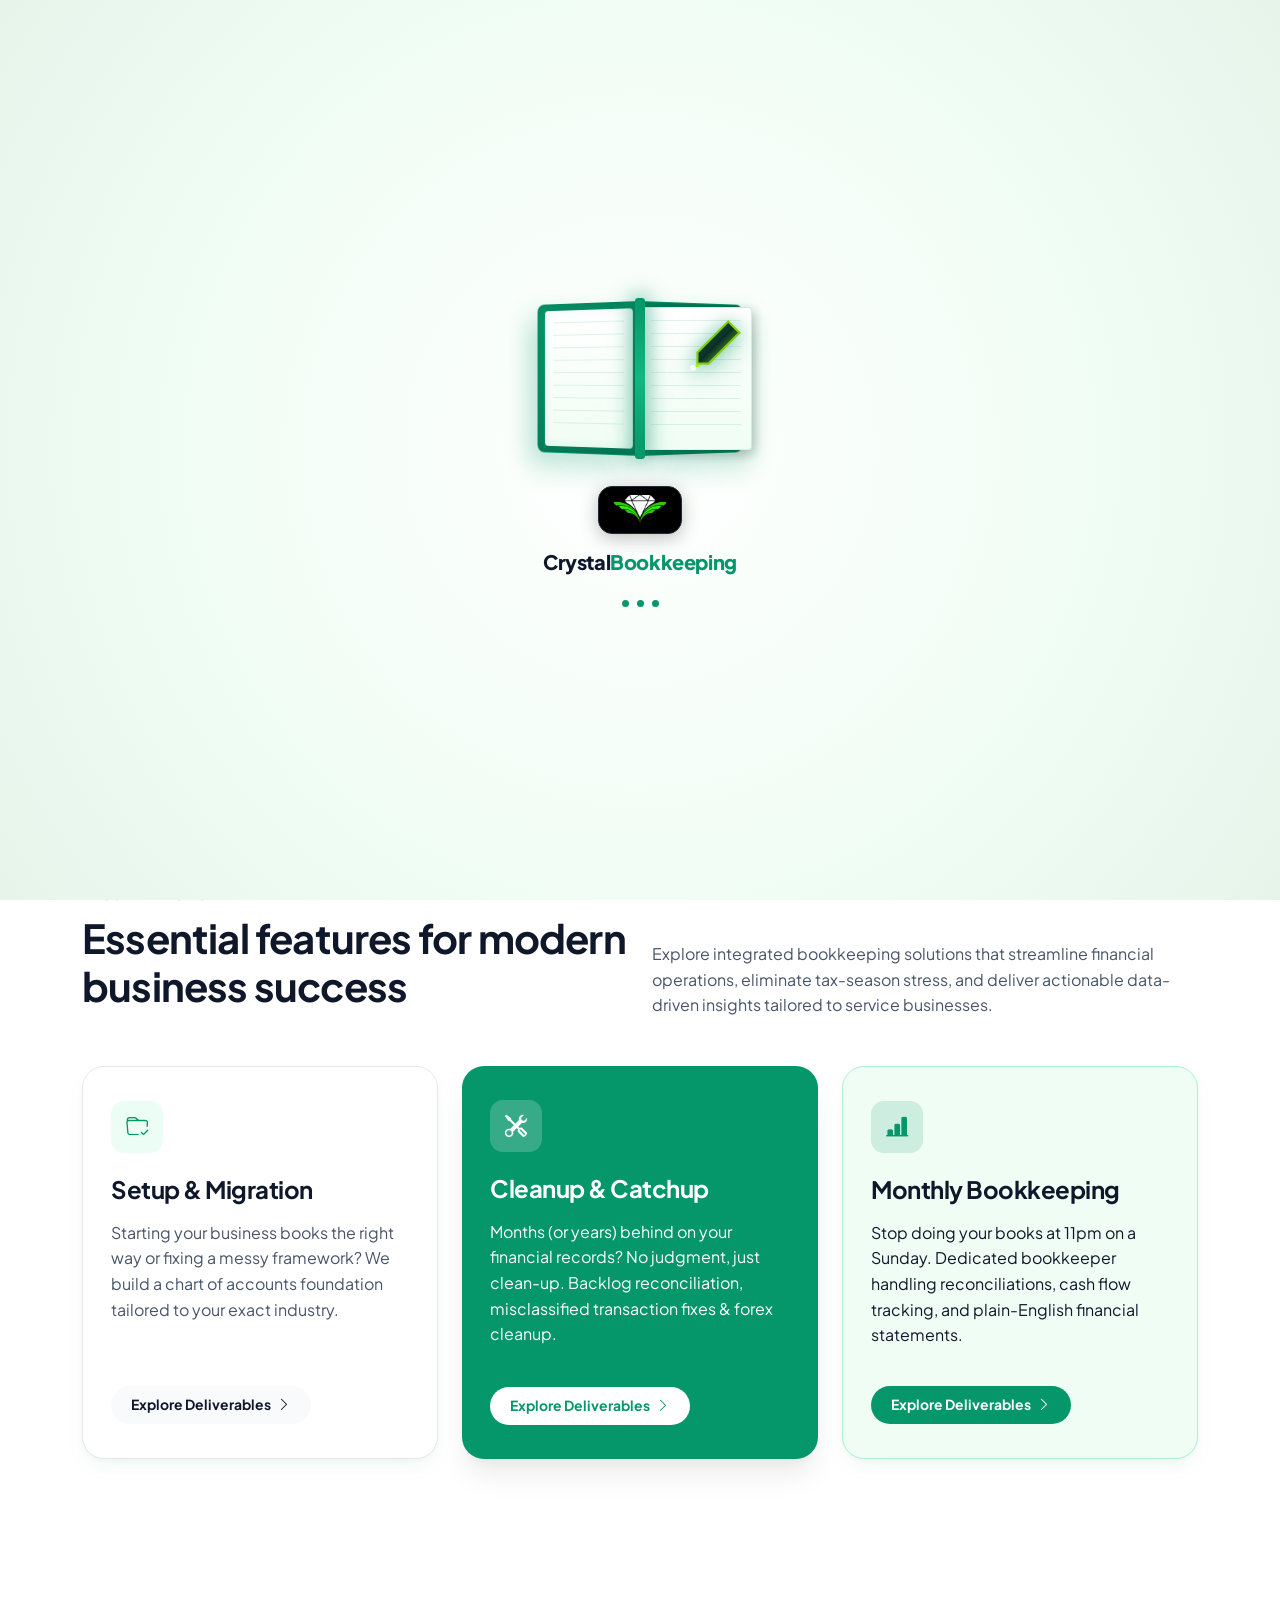
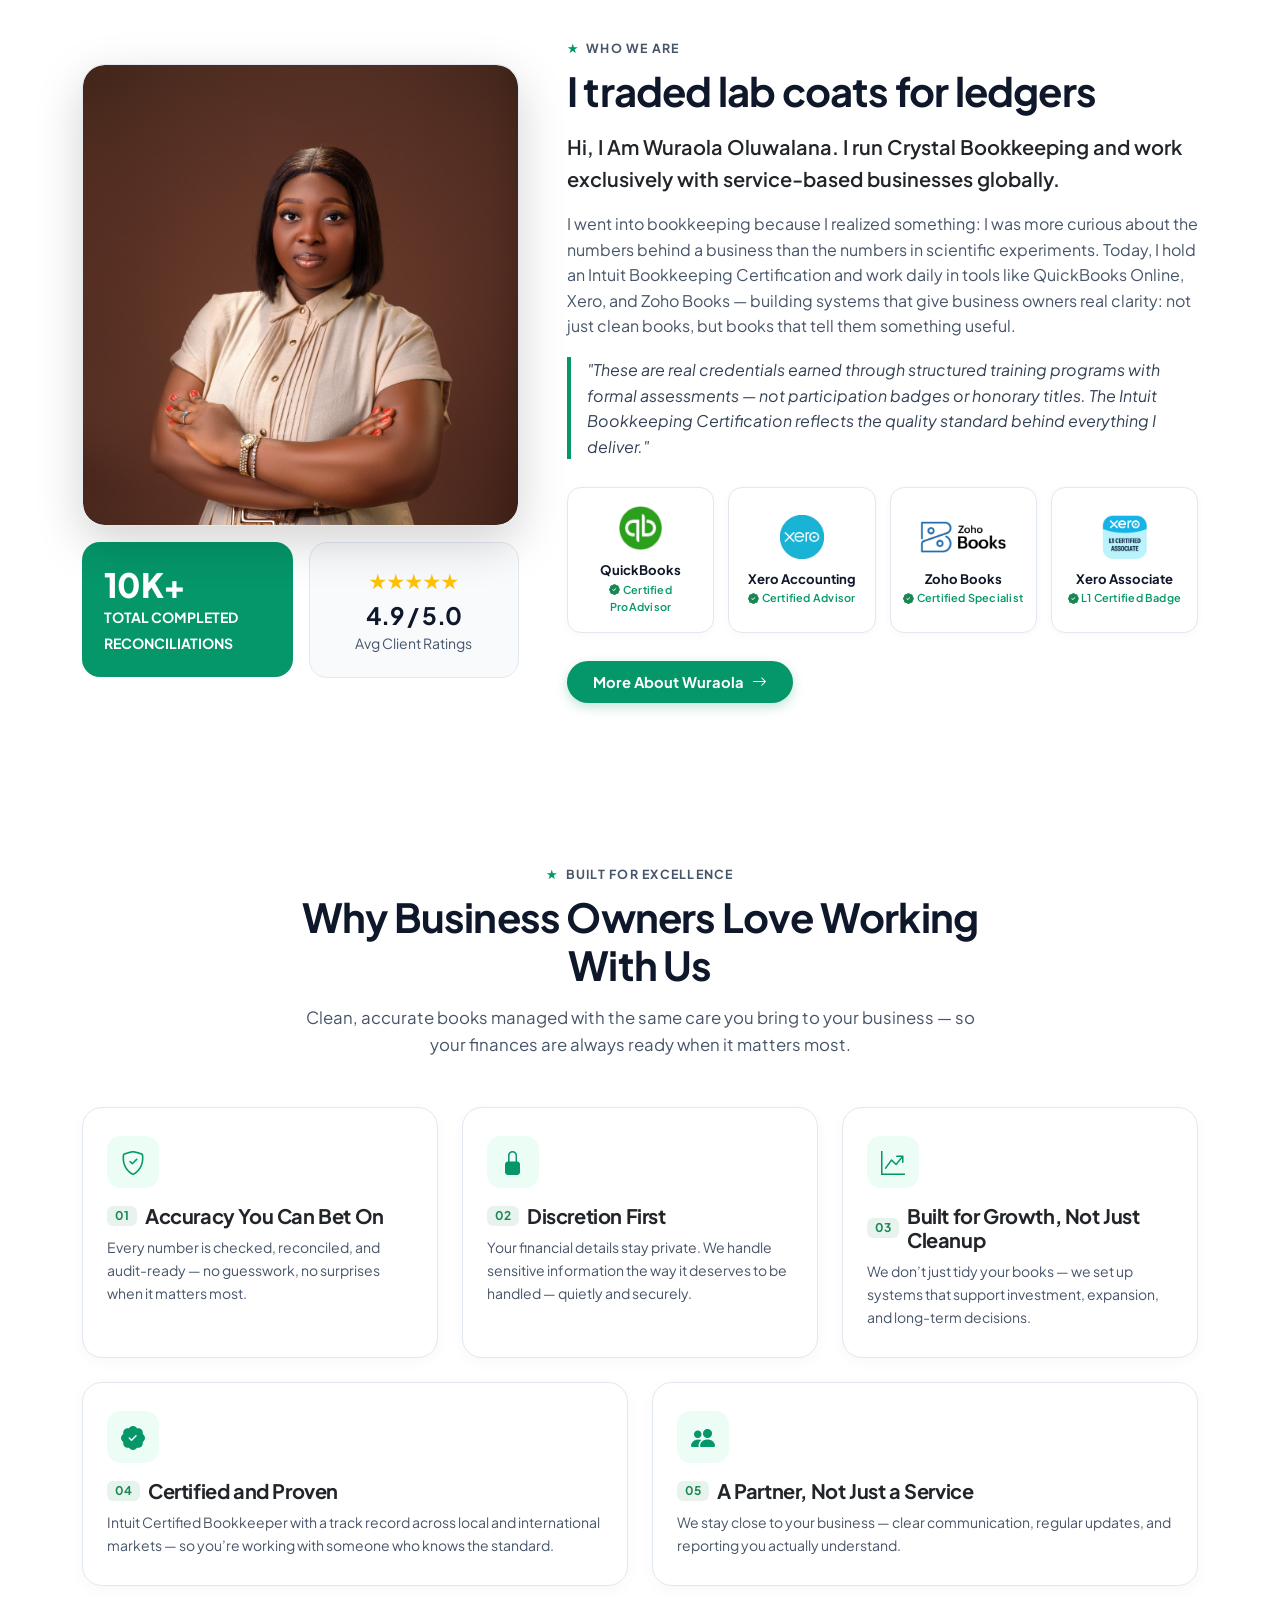
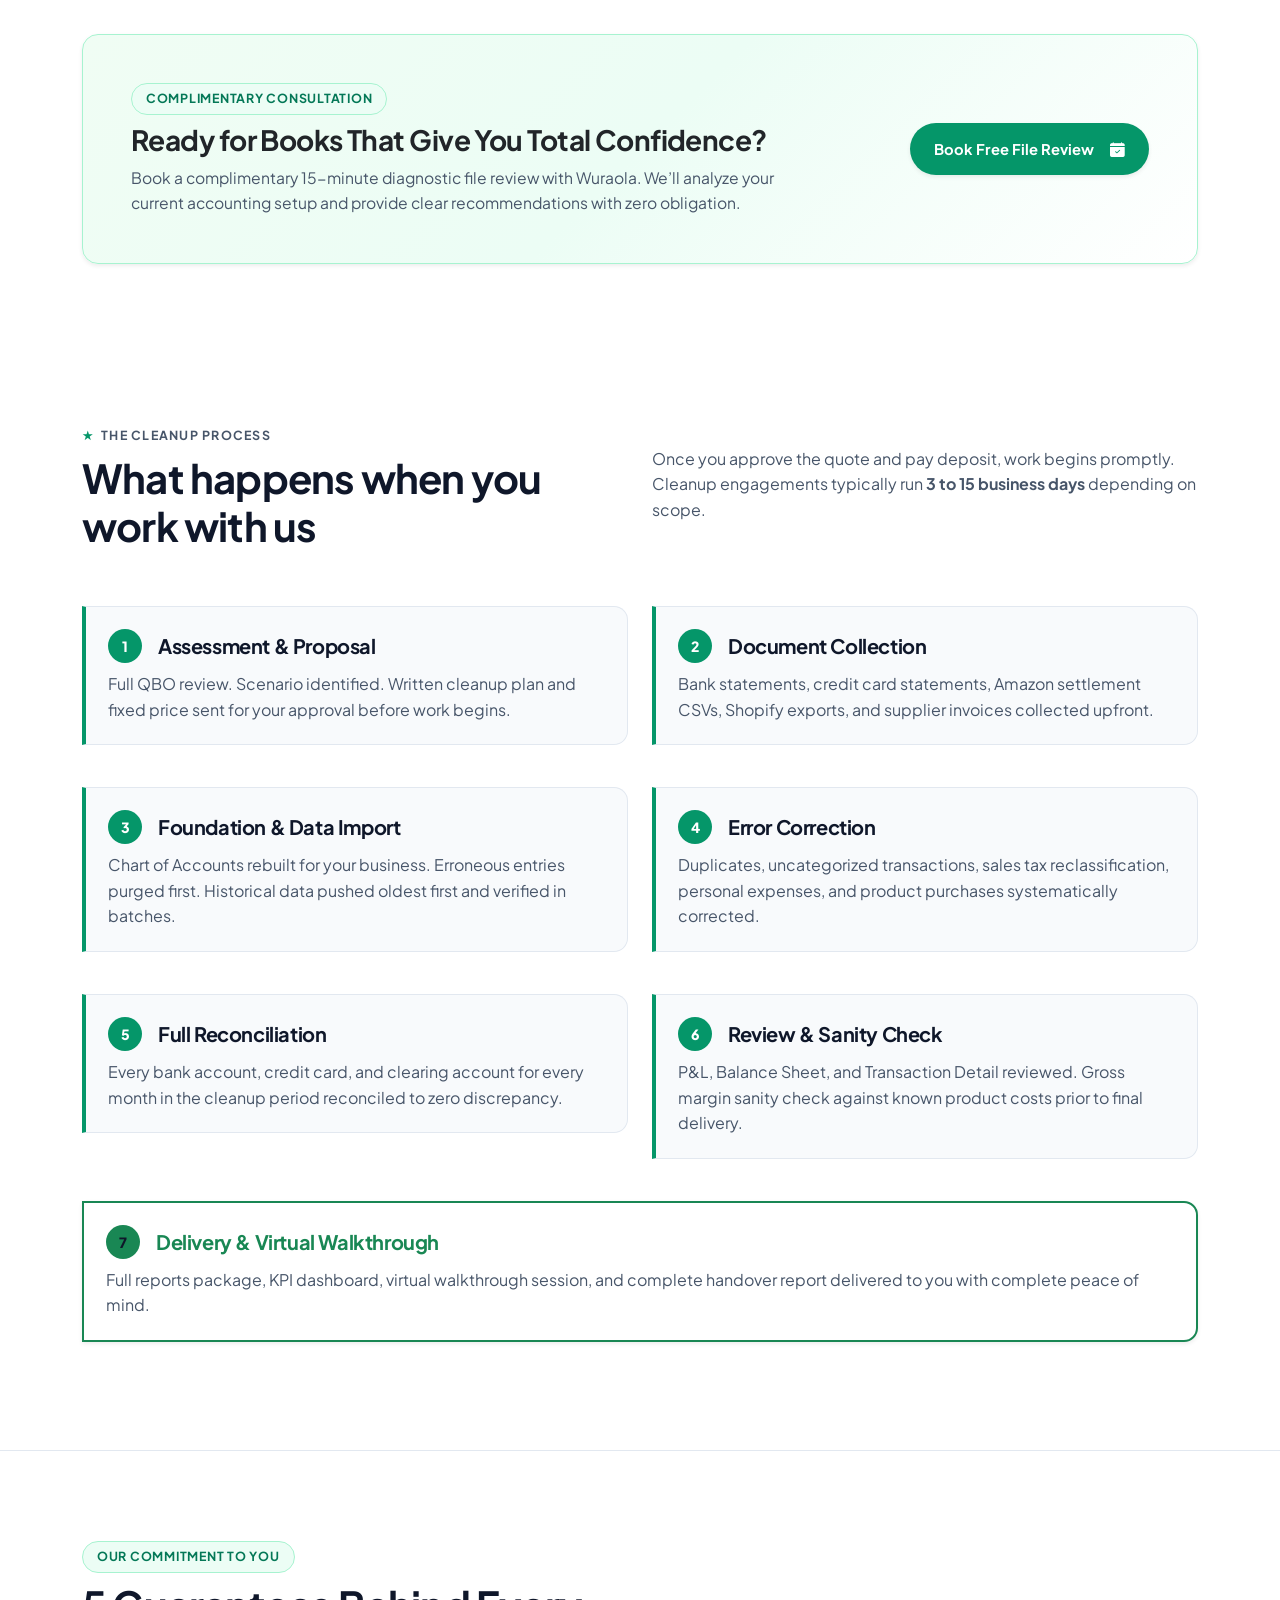
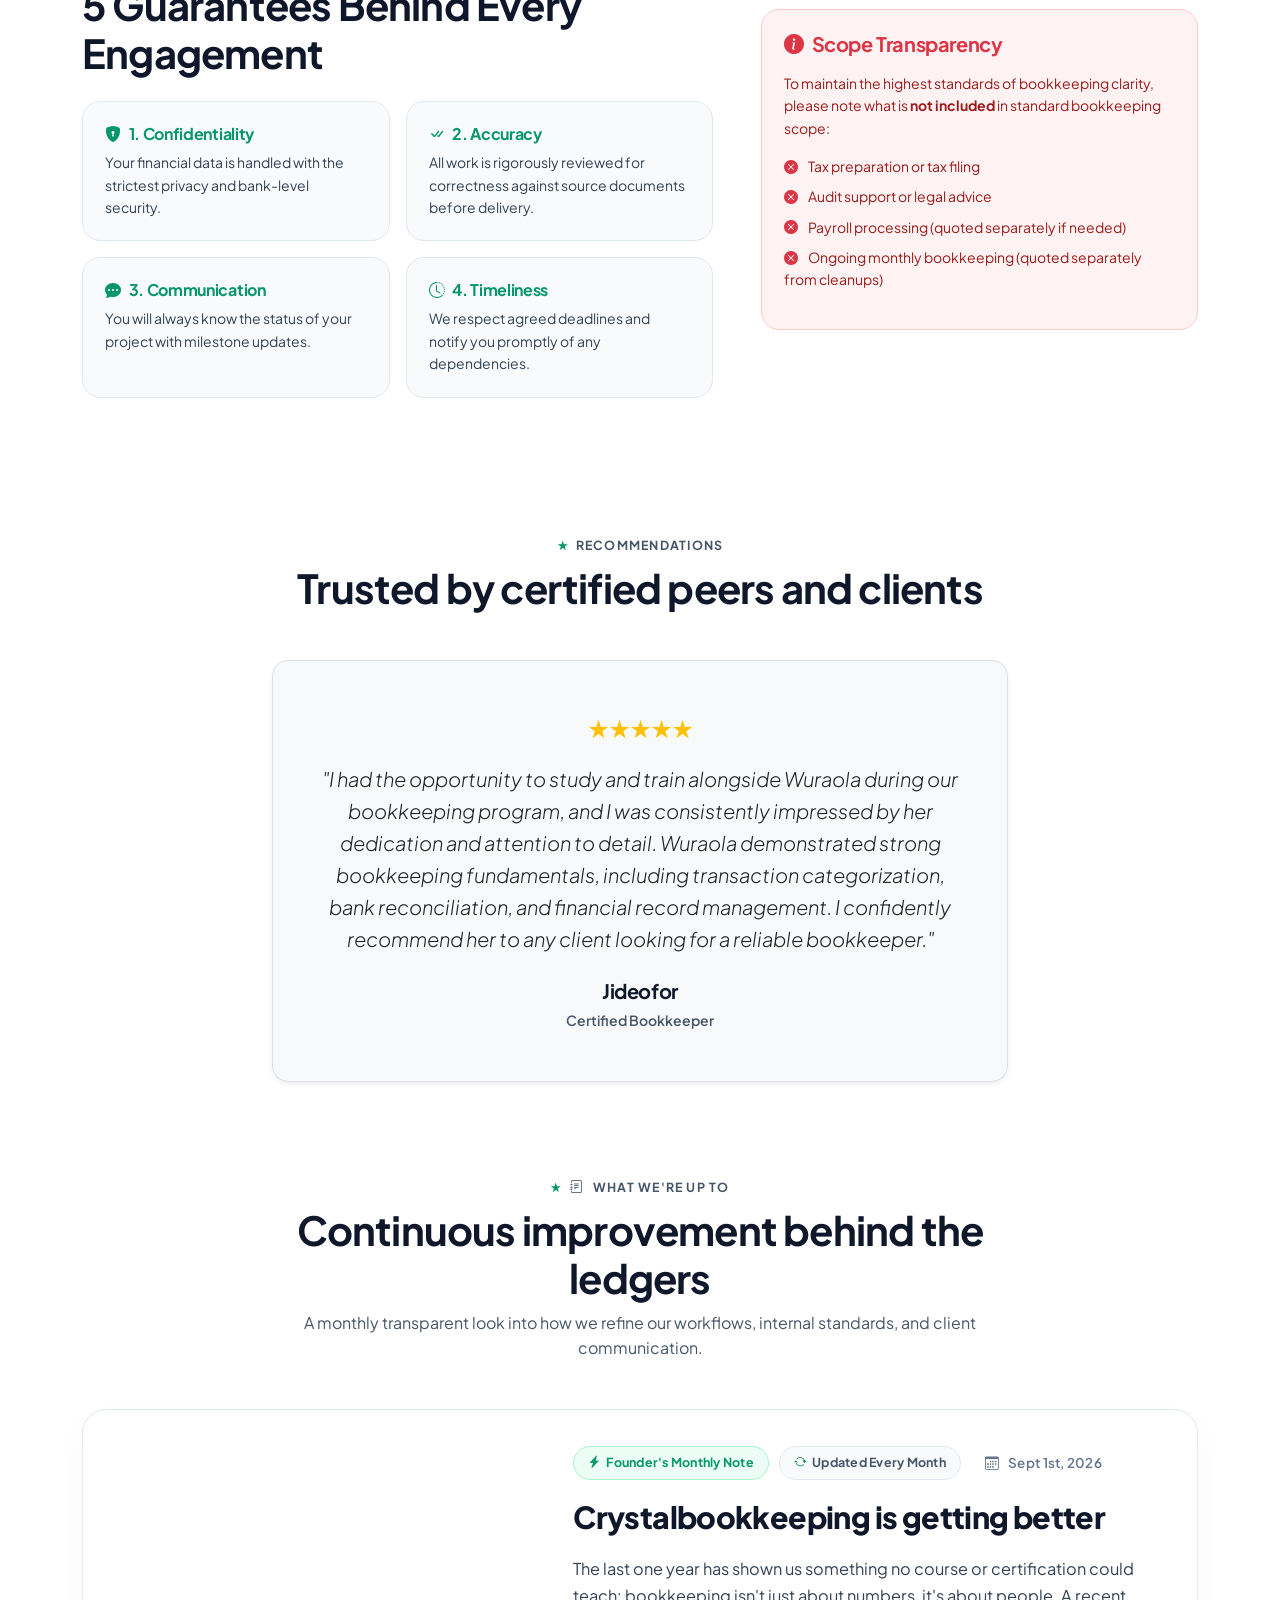
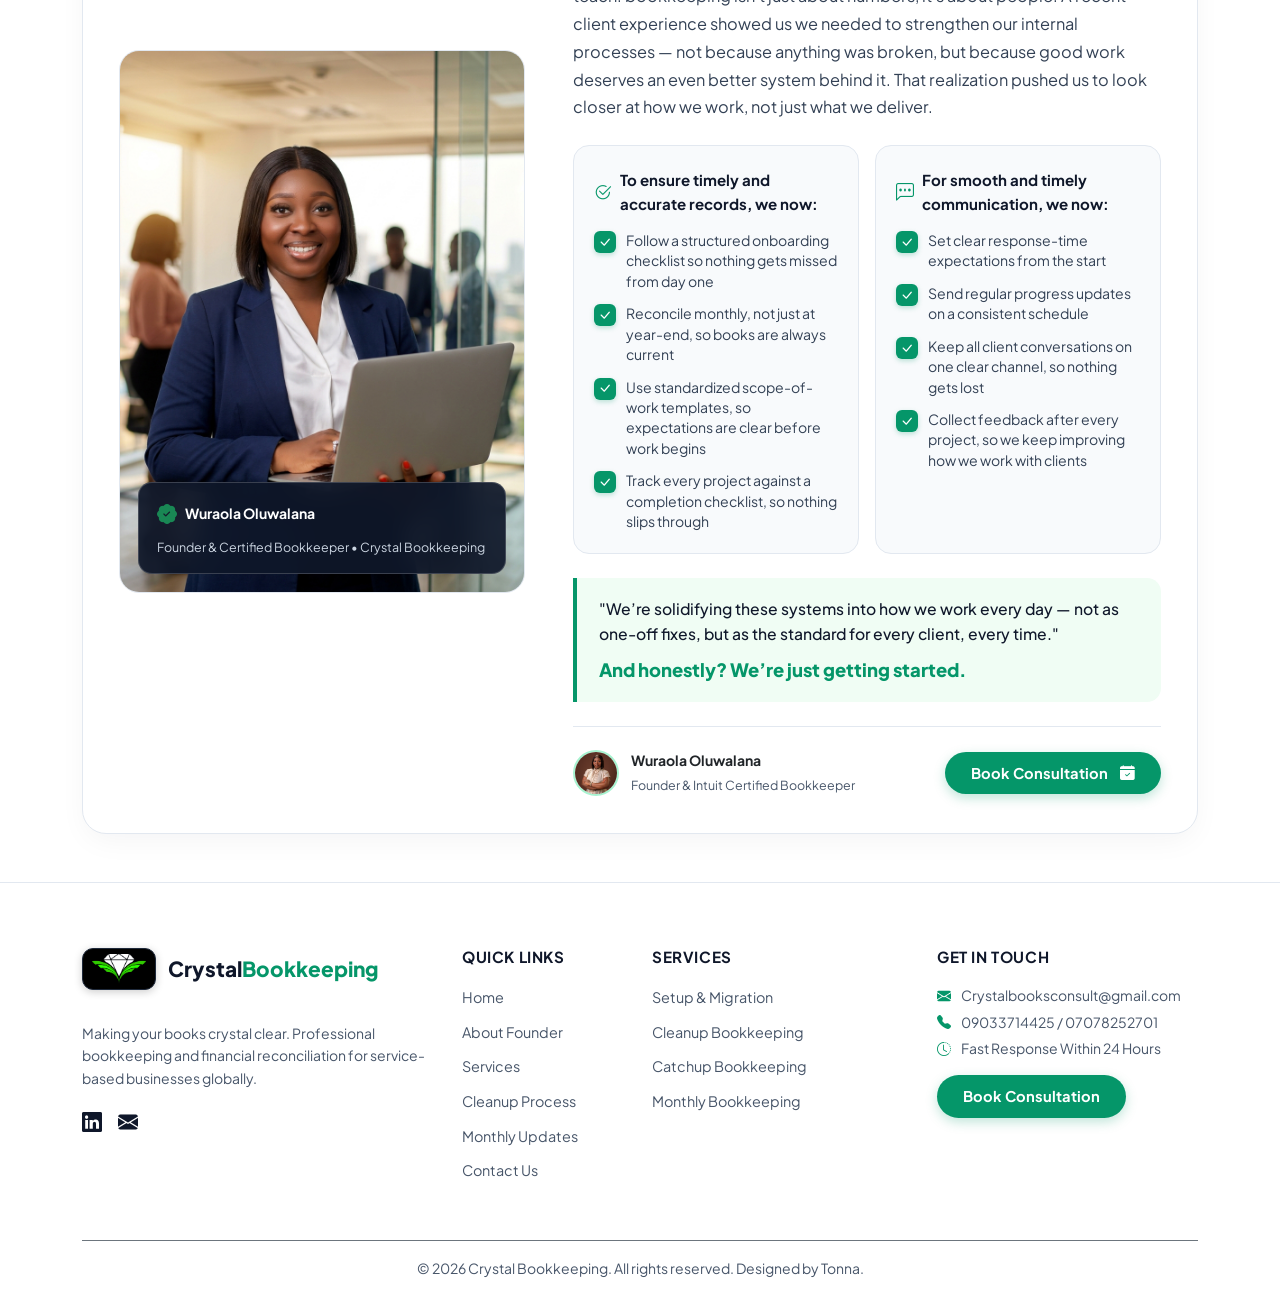
<file: index.html>
<!DOCTYPE html>
<html lang="en">

<head>
  <meta charset="UTF-8">
  <meta name="viewport" content="width=device-width, initial-scale=1.0">
  <title>Crystal Bookkeeping | Making Your Books Crystal Clear</title>
  <meta name="description"
    content="Certified bookkeeping services for service-based businesses globally. Intuit, QuickBooks, Xero, and Zoho Books expert providing setup, cleanup, catchup, and monthly bookkeeping.">

  <!-- Open Graph / WhatsApp / Facebook / LinkedIn (Absolute URLs for Link Previews) -->
  <meta property="og:type" content="website">
  <meta property="og:url" content="https://crystalbookkeeping.vercel.app/">
  <meta property="og:site_name" content="Crystal Bookkeeping">
  <meta property="og:title" content="Crystal Bookkeeping | Making Your Books Crystal Clear">
  <meta property="og:description"
    content="Certified bookkeeping services for service-based businesses globally. Intuit QuickBooks, Xero, and Zoho Books expert providing setup, cleanup, catchup, and monthly retainers.">
  <meta property="og:image" content="https://crystalbookkeeping.vercel.app/assets/images/og-preview.jpg">
  <meta property="og:image:secure_url" content="https://crystalbookkeeping.vercel.app/assets/images/og-preview.jpg">
  <meta property="og:image:type" content="image/jpeg">
  <meta property="og:image:width" content="1200">
  <meta property="og:image:height" content="630">
  <meta property="og:image:alt" content="Crystal Bookkeeping Logo & Preview">
  <link rel="image_src" href="https://crystalbookkeeping.vercel.app/assets/images/og-preview.jpg">

  <!-- Twitter / X Card Preview -->
  <meta name="twitter:card" content="summary_large_image">
  <meta name="twitter:url" content="https://crystalbookkeeping.vercel.app/">
  <meta name="twitter:title" content="Crystal Bookkeeping | Making Your Books Crystal Clear">
  <meta name="twitter:description"
    content="Certified bookkeeping services for service-based businesses globally. Intuit QuickBooks, Xero, and Zoho Books expert providing setup, cleanup, catchup, and monthly retainers.">
  <meta name="twitter:image" content="https://crystalbookkeeping.vercel.app/assets/images/og-preview.jpg">
  <meta name="twitter:image:alt" content="Crystal Bookkeeping Logo & Preview">

  <!-- Favicon Icons -->
  <link rel="icon" type="image/png" sizes="32x32" href="assets/images/favicon-32x32.png">
  <link rel="icon" type="image/png" sizes="16x16" href="assets/images/favicon-16x16.png">
  <link rel="apple-touch-icon" sizes="180x180" href="assets/images/apple-touch-icon.png">
  <link rel="shortcut icon" href="favicon.ico">
  <!-- Bootstrap 5 CSS -->
  <link href="https://cdn.jsdelivr.net/npm/bootstrap@5.3.2/dist/css/bootstrap.min.css" rel="stylesheet">
  <!-- Bootstrap Icons -->
  <link href="https://cdn.jsdelivr.net/npm/bootstrap-icons@1.11.2/font/bootstrap-icons.min.css" rel="stylesheet">
  <!-- Custom Theme Stylesheet (Biztop Aesthetic) -->
  <link rel="stylesheet" href="css/style.css">
</head>

<body class="preloader-active">
  <!-- ========== PRELOADER ========== -->
  <div id="crystalPreloader">
    <div class="preloader-stage">
      <!-- 3D Book Container -->
      <div class="preloader-book">
        <!-- Covers & Base Pages -->
        <div class="preloader-book__cover--left">
          <div class="preloader-book__page-content">
            <div class="ledger-lines"></div>
          </div>
        </div>
        <div class="preloader-book__spine"></div>
        <div class="preloader-book__cover--right">
          <div class="preloader-book__page-content">
            <div class="ledger-lines"></div>
            <!-- Drawing Signature Line -->
            <svg class="writing-signature" viewBox="0 0 100 30">
              <path class="signature-path" d="M5,20 Q20,5 35,18 T65,12 T95,15" />
            </svg>
          </div>
        </div>

        <!-- Flipping Pages (Right to Left 3D Flip) -->
        <div class="preloader-book__flipping-page page-1">
          <div class="page-side front">
            <div class="ledger-lines"></div>
          </div>
          <div class="page-side back">
            <div class="ledger-lines"></div>
          </div>
        </div>

        <div class="preloader-book__flipping-page page-2">
          <div class="page-side front">
            <div class="ledger-lines"></div>
          </div>
          <div class="page-side back">
            <div class="ledger-lines"></div>
          </div>
        </div>

        <div class="preloader-book__flipping-page page-3">
          <div class="page-side front">
            <div class="ledger-lines"></div>
          </div>
          <div class="page-side back">
            <div class="ledger-lines"></div>
          </div>
        </div>

        <!-- Animated Writing Pen -->
        <div class="preloader-pen">
          <svg viewBox="0 0 40 40" class="pen-svg">
            <path d="M28,4 L36,12 L14,34 L6,34 L6,26 Z" fill="url(#penGradient)" stroke="#84CC16" stroke-width="1.5" />
            <polygon points="6,34 3,37 8,36" fill="#9EF01A" />
            <circle cx="3" cy="37" r="2" fill="#FFFFFF" class="nib-glow" />
            <defs>
              <linearGradient id="penGradient" x1="0%" y1="0%" x2="100%" y2="100%">
                <stop offset="0%" stop-color="#1B5E42" />
                <stop offset="50%" stop-color="#0B3026" />
                <stop offset="100%" stop-color="#9EF01A" />
              </linearGradient>
            </defs>
          </svg>
        </div>
      </div>
    </div>

    <!-- Logo + brand name -->
    <div class="preloader-logo">
      <span class="brand-logo-badge">
        <img src="assets/images/logo-icon.png" alt="Crystal Bookkeeping">
      </span>
      <div class="preloader-logo__name">Crystal<span>Bookkeeping</span></div>
    </div>

    <!-- Pulsing dots -->
    <div class="preloader-dots">
      <span></span>
      <span></span>
      <span></span>
    </div>

  </div>
  <!-- ========== END PRELOADER ========== -->


  <!-- Top Announcement Header -->

  <!-- Sticky Navbar -->
  <nav class="navbar navbar-expand-lg navbar-light main-navbar sticky-top">
    <div class="container">
      <a class="navbar-brand" href="index.html">
        <span class="brand-logo-badge">
          <img src="assets/images/logo-icon.png" alt="Crystal Bookkeeping Logo">
        </span>
        <span>Crystal<span style="color: var(--brand-lime-bright);">Bookkeeping</span></span>
      </a>
      <button class="navbar-toggler" type="button" data-bs-toggle="collapse" data-bs-target="#navbarMain"
        aria-controls="navbarMain" aria-expanded="false" aria-label="Toggle navigation">
        <span class="navbar-toggler-icon"></span>
      </button>
      <div class="collapse navbar-collapse" id="navbarMain">
        <ul class="navbar-nav mx-auto mb-2 mb-lg-0">
          <li class="nav-item"><a class="nav-link active" href="index.html">Home</a></li>
          <li class="nav-item"><a class="nav-link" href="about.html">About Us</a></li>
          <li class="nav-item"><a class="nav-link" href="services.html">Services & Packages</a></li>
          <li class="nav-item"><a class="nav-link" href="index.html#process">Cleanup Process</a></li>
          <li class="nav-item"><a class="nav-link" href="index.html#why-us">Why Work With Us</a></li>
          <li class="nav-item"><a class="nav-link" href="contact.html">Contact</a></li>
        </ul>
        <a href="https://calendly.com/oluwaloniwura22/30min" target="_blank" rel="noopener noreferrer"
          class="btn btn-lime">
          Book Appointment <i class="bi bi-calendar-check-fill ms-1"></i>
        </a>
      </div>
    </div>
  </nav>

  <!-- Hero Section -->
  <section class="hero-section">
    <div class="container">
      <div class="row align-items-center">
        <div class="col-lg-6 mb-5 mb-lg-0">
          <div class="badge-pill-lime mb-3">
            <i class="bi bi-star-fill"></i> 5.0 Intuit Certified Bookkeeper
          </div>
          <h1 class="hero-headline">
            Bookkeeping Built for the Business That <span>Can’t Afford Mistakes.</span>
          </h1>
          <p class="hero-subtext">
            You didn’t start your business to become a bookkeeper.
            You started it to build something — to serve your clients, grow your name, make an impact. But somewhere
            along the way, the numbers piled up. The receipts got messy. The reports stopped making sense. And now
            you’re spending hours on spreadsheets instead of doing the work you’re actually good at. It doesn’t have to be this way. Let’s take it off your plate.
          </p>
          <div class="d-flex flex-wrap align-items-center gap-4">
            <a href="https://calendly.com/oluwaloniwura22/30min" target="_blank" rel="noopener noreferrer"
              class="btn btn-lime">
              Book Appointment <i class="bi bi-calendar-check-fill ms-1"></i>
            </a>
            <a href="tel:+2349033714425" class="btn-phone">
              <div class="phone-icon-box"><i class="bi bi-telephone-fill"></i></div>
              <div>
                <span class="d-block text-uppercase"
                  style="font-size: 0.75rem; color: #CBD5E1; letter-spacing: 0.05em;">CALL US TODAY</span>
                <span>+234 903 371 4425</span>
              </div>
            </a>
          </div>
        </div>
        <div class="col-lg-6">
          <div class="hero-image-wrapper">
            <img src="assets/images/hero_precision_bookkeeping.jpg"
              alt="Crystal Bookkeeping - Precision Bookkeeping Built for the Business That Can't Afford Mistakes"
              style="object-position: center center;">

            <!-- Floating Stat Overlay 1 -->
            <div class="floating-stat-card top-left d-none d-sm-flex align-items-center gap-3">
              <div class="brand-icon" style="width:40px; height:40px;"><i class="bi bi-check-circle-fill fs-5"></i>
              </div>
              <div>
                <strong class="d-block text-lime fs-5">100% Audit Ready</strong>
                <span class="small text-light">Zero Discrepancy Reconciliation</span>
              </div>
            </div>

            <!-- Floating Stat Overlay 2 -->
            <div class="floating-stat-card bottom-right d-none d-sm-flex align-items-center gap-3">
              <div class="bg-dark p-2 rounded-circle"><i class="bi bi-award-fill text-lime fs-4"></i></div>
              <div>
                <strong class="d-block fs-6">Intuit Certified</strong>
                <span class="small text-light">QuickBooks • Xero • Zoho Expert</span>
              </div>
            </div>
          </div>
        </div>
      </div>
    </div>
  </section>

  <!-- Section 2: Essential Features (Biztop 3-Card Layout) -->
  <section class="approach-section">
    <div class="container">
      <div class="row align-items-end mb-5">
        <div class="col-lg-6">
          <div class="section-label mb-2">Our Approach</div>
          <h2 class="display-6 fw-bold">Essential features for modern business success</h2>
        </div>
        <div class="col-lg-6">
          <p class="text-muted mb-0">
            Explore integrated bookkeeping solutions that streamline financial operations, eliminate tax-season stress,
            and deliver actionable data-driven insights tailored to service businesses.
          </p>
        </div>
      </div>

      <div class="row g-4">
        <!-- Card 1: Setup & Migration -->
        <div class="col-lg-4 col-md-6">
          <div class="approach-card card-white">
            <div>
              <div class="icon-box"><i class="bi bi-folder-check"></i></div>
              <h3 class="h4 fw-bold mb-3">Setup & Migration</h3>
              <p class="text-muted">
                Starting your business books the right way or fixing a messy framework? We build a chart of accounts
                foundation tailored to your exact industry.
              </p>
            </div>
            <div>
              <a href="services.html#setup" class="btn-card">Explore Deliverables <i
                  class="bi bi-chevron-right"></i></a>
            </div>
          </div>
        </div>

        <!-- Card 2: Cleanup & Catchup (Featured Lime) -->
        <div class="col-lg-4 col-md-6">
          <div class="approach-card card-lime">
            <div>
              <div class="icon-box"><i class="bi bi-tools"></i></div>
              <h3 class="h4 fw-bold mb-3">Cleanup & Catchup</h3>
              <p>
                Months (or years) behind on your financial records? No judgment, just clean-up. Backlog reconciliation,
                misclassified transaction fixes & forex cleanup.
              </p>
            </div>
            <div>
              <a href="services.html#cleanup" class="btn-card">Explore Deliverables <i
                  class="bi bi-chevron-right"></i></a>
            </div>
          </div>
        </div>

        <!-- Card 3: Monthly Bookkeeping (Dark Green) -->
        <div class="col-lg-4 col-md-6">
          <div class="approach-card card-dark">
            <div>
              <div class="icon-box"><i class="bi bi-bar-chart-line-fill"></i></div>
              <h3 class="h4 fw-bold mb-3">Monthly Bookkeeping</h3>
              <p>
                Stop doing your books at 11pm on a Sunday. Dedicated bookkeeper handling reconciliations, cash flow
                tracking, and plain-English financial statements.
              </p>
            </div>
            <div>
              <a href="services.html#monthly" class="btn-card">Explore Deliverables <i
                  class="bi bi-chevron-right"></i></a>
            </div>
          </div>
        </div>
      </div>
    </div>
  </section>

  <!-- Section 3: Founder Story / Who We Are -->
  <section class="about-section">
    <div class="container">
      <div class="row align-items-center g-5">
        <div class="col-lg-5">
          <div class="row g-3">
            <div class="col-12">
              <div class="founder-img-box shadow-lg">
                <img src="assets/images/wuraola_portrait_1.jpg" alt="Wuraola Oluwalana - Lead Bookkeeper & Founder">
              </div>
            </div>
            <div class="col-6">
              <div class="stat-badge-box">
                <h3>10K+</h3>
                <span class="small fw-bold text-uppercase">Total Completed Reconciliations</span>
              </div>
            </div>
            <div class="col-6">
              <div class="rating-box text-center">
                <div class="text-warning fs-5 mb-1">★★★★★</div>
                <h4 class="fw-bold mb-0">4.9 / 5.0</h4>
                <span class="small text-muted">Avg Client Ratings</span>
              </div>
            </div>
          </div>
        </div>

        <div class="col-lg-7">
          <div class="section-label mb-2">Who We Are</div>
          <h2 class="display-6 fw-bold mb-3">I traded lab coats for ledgers</h2>
          <p class="lead text-dark fw-semibold">
            Hi, I Am Wuraola Oluwalana. I run Crystal Bookkeeping and work exclusively with service-based businesses
            globally.
          </p>
          <p class="text-muted">
            I went into bookkeeping because I realized something: I was more curious about the numbers behind a business
            than the numbers in scientific experiments. Today, I hold an Intuit Bookkeeping Certification and work daily
            in tools like QuickBooks Online, Xero, and Zoho Books — building systems that give business owners real
            clarity: not just clean books, but books that tell them something useful.
          </p>

          <div class="quote-highlight">
            "These are real credentials earned through structured training programs with formal assessments — not
            participation badges or honorary titles. The Intuit Bookkeeping Certification reflects the quality standard
            behind everything I deliver."
          </div>

          <!-- Verified Software Partners & Official Credentials Grid -->
          <div class="software-partner-showcase">
            <div class="software-partner-grid">
              <!-- QuickBooks Online -->
              <div class="software-partner-card">
                <div class="software-logo-box">
                  <img src="assets/images/logo_quickbooks.png" alt="QuickBooks Online Certified"
                    class="software-logo-img">
                </div>
                <div class="software-partner-info">
                  <strong class="software-partner-name">QuickBooks</strong>
                  <span class="software-partner-status"><i class="bi bi-patch-check-fill text-success"></i> Certified
                    ProAdvisor</span>
                </div>
              </div>

              <!-- Xero Accounting -->
              <div class="software-partner-card">
                <div class="software-logo-box">
                  <img src="assets/images/logo_xero.png" alt="Xero Certified Advisor" class="software-logo-img">
                </div>
                <div class="software-partner-info">
                  <strong class="software-partner-name">Xero Accounting</strong>
                  <span class="software-partner-status"><i class="bi bi-patch-check-fill text-success"></i> Certified
                    Advisor</span>
                </div>
              </div>

              <!-- Zoho Books -->
              <div class="software-partner-card">
                <div class="software-logo-box">
                  <img src="assets/images/logo_zohobooks.png" alt="Zoho Books Specialist"
                    class="software-logo-img logo-horizontal">
                </div>
                <div class="software-partner-info">
                  <strong class="software-partner-name">Zoho Books</strong>
                  <span class="software-partner-status"><i class="bi bi-patch-check-fill text-success"></i> Certified
                    Specialist</span>
                </div>
              </div>

              <!-- Xero L1 Certified Associate Badge -->
              <div class="software-partner-card">
                <div class="software-logo-box">
                  <img src="assets/images/badge_xero_l1.png" alt="Xero L1 Certified Associate"
                    class="software-logo-img">
                </div>
                <div class="software-partner-info">
                  <strong class="software-partner-name">Xero Associate</strong>
                  <span class="software-partner-status"><i class="bi bi-patch-check-fill text-success"></i> L1 Certified
                    Badge</span>
                </div>
              </div>
            </div>
          </div>

          <a href="about.html" class="btn btn-lime">More About Wuraola <i class="bi bi-arrow-right"></i></a>
        </div>
      </div>
    </div>
  </section>

  <!-- Section 4: Why Business Owners Love Working With Us -->
  <section class="why-us-section py-5" id="why-us">
    <span id="estimator" style="display:block; position:relative; top:-80px; visibility:hidden;"></span>
    <div class="container py-4">
      <div class="text-center max-w-700 mx-auto mb-5">
        <div class="section-label justify-content-center mb-2">Built For Excellence</div>
        <h2 class="display-6 fw-bold mb-3">Why Business Owners Love Working With Us</h2>
        <p class="text-muted" style="font-size: 1.05rem;">
          Clean, accurate books managed with the same care you bring to your business — so your finances are always
          ready when it matters most.
        </p>
      </div>

      <!-- 5 Value Proposition Cards Grid -->
      <div class="row g-4 justify-content-center mb-5">
        <!-- 1. Accuracy You Can Bet On -->
        <div class="col-lg-4 col-md-6">
          <div class="why-us-card">
            <div class="why-us-icon-box">
              <i class="bi bi-shield-check fs-4"></i>
            </div>
            <div class="d-flex align-items-center gap-2 mb-2">
              <span class="badge bg-success bg-opacity-10 text-success fw-bold px-2 py-1 rounded">01</span>
              <h3 class="h5 fw-bold mb-0 text-dark">Accuracy You Can Bet On</h3>
            </div>
            <p class="text-muted small mb-0" style="line-height: 1.65;">
              Every number is checked, reconciled, and audit-ready — no guesswork, no surprises when it matters most.
            </p>
          </div>
        </div>

        <!-- 2. Discretion First -->
        <div class="col-lg-4 col-md-6">
          <div class="why-us-card">
            <div class="why-us-icon-box">
              <i class="bi bi-lock-fill fs-4"></i>
            </div>
            <div class="d-flex align-items-center gap-2 mb-2">
              <span class="badge bg-success bg-opacity-10 text-success fw-bold px-2 py-1 rounded">02</span>
              <h3 class="h5 fw-bold mb-0 text-dark">Discretion First</h3>
            </div>
            <p class="text-muted small mb-0" style="line-height: 1.65;">
              Your financial details stay private. We handle sensitive information the way it deserves to be handled —
              quietly and securely.
            </p>
          </div>
        </div>

        <!-- 3. Built for Growth, Not Just Cleanup -->
        <div class="col-lg-4 col-md-6">
          <div class="why-us-card">
            <div class="why-us-icon-box">
              <i class="bi bi-graph-up-arrow fs-4"></i>
            </div>
            <div class="d-flex align-items-center gap-2 mb-2">
              <span class="badge bg-success bg-opacity-10 text-success fw-bold px-2 py-1 rounded">03</span>
              <h3 class="h5 fw-bold mb-0 text-dark">Built for Growth, Not Just Cleanup</h3>
            </div>
            <p class="text-muted small mb-0" style="line-height: 1.65;">
              We don’t just tidy your books — we set up systems that support investment, expansion, and long-term
              decisions.
            </p>
          </div>
        </div>

        <!-- 4. Certified and Proven -->
        <div class="col-lg-6 col-md-6">
          <div class="why-us-card">
            <div class="why-us-icon-box">
              <i class="bi bi-patch-check-fill fs-4"></i>
            </div>
            <div class="d-flex align-items-center gap-2 mb-2">
              <span class="badge bg-success bg-opacity-10 text-success fw-bold px-2 py-1 rounded">04</span>
              <h3 class="h5 fw-bold mb-0 text-dark">Certified and Proven</h3>
            </div>
            <p class="text-muted small mb-0" style="line-height: 1.65;">
              Intuit Certified Bookkeeper with a track record across local and international markets — so you’re working
              with someone who knows the standard.
            </p>
          </div>
        </div>

        <!-- 5. A Partner, Not Just a Service -->
        <div class="col-lg-6 col-md-6">
          <div class="why-us-card">
            <div class="why-us-icon-box">
              <i class="bi bi-people-fill fs-4"></i>
            </div>
            <div class="d-flex align-items-center gap-2 mb-2">
              <span class="badge bg-success bg-opacity-10 text-success fw-bold px-2 py-1 rounded">05</span>
              <h3 class="h5 fw-bold mb-0 text-dark">A Partner, Not Just a Service</h3>
            </div>
            <p class="text-muted small mb-0" style="line-height: 1.65;">
              We stay close to your business — clear communication, regular updates, and reporting you actually
              understand.
            </p>
          </div>
        </div>
      </div>

      <!-- Book Free Review CTA Banner -->
      <div class="p-4 p-md-5 rounded-4 text-center text-md-start position-relative overflow-hidden shadow-sm"
        style="background: linear-gradient(135deg, #F0FDF4 0%, #ECFDF5 50%, #FFFFFF 100%); border: 1.5px solid #A7F3D0;">
        <div class="row align-items-center justify-content-between g-4">
          <div class="col-lg-8">
            <span class="badge-pill-lime mb-2">Complimentary Consultation</span>
            <h3 class="h3 fw-bold text-dark mb-2">Ready for Books That Give You Total Confidence?</h3>
            <p class="text-muted mb-0 max-w-700" style="font-size: 0.98rem;">
              Book a complimentary 15-minute diagnostic file review with Wuraola. We’ll analyze your current accounting
              setup and provide clear recommendations with zero obligation.
            </p>
          </div>
          <div class="col-lg-4 text-center text-lg-end">
            <a href="https://calendly.com/oluwaloniwura22/30min" target="_blank" rel="noopener noreferrer"
              class="btn btn-lime btn-lg px-4 py-3 fw-bold shadow-sm justify-content-center">
              Book Free File Review <i class="bi bi-calendar-check-fill ms-2"></i>
            </a>
          </div>
        </div>
      </div>
    </div>
  </section>

  <!-- Section 5: The 7-Step Cleanup & Onboarding Process -->
  <section class="process-section" id="process">
    <div class="container">
      <div class="row align-items-center mb-5">
        <div class="col-lg-6">
          <div class="section-label mb-2">The Cleanup Process</div>
          <h2 class="display-6 fw-bold">What happens when you work with us</h2>
        </div>
        <div class="col-lg-6">
          <p class="text-muted">
            Once you approve the quote and pay deposit, work begins promptly. Cleanup engagements typically run
            <strong>3 to 15 business days</strong> depending on scope.
          </p>
        </div>
      </div>

      <div class="row g-4">
        <!-- Step 1 -->
        <div class="col-lg-6">
          <div class="step-card">
            <div class="d-flex align-items-center gap-3 mb-2">
              <div class="step-number">1</div>
              <h3 class="h5 fw-bold mb-0">Assessment & Proposal</h3>
            </div>
            <p class="text-muted mb-0">
              Full QBO review. Scenario identified. Written cleanup plan and fixed price sent for your approval before
              work begins.
            </p>
          </div>
        </div>

        <!-- Step 2 -->
        <div class="col-lg-6">
          <div class="step-card">
            <div class="d-flex align-items-center gap-3 mb-2">
              <div class="step-number">2</div>
              <h3 class="h5 fw-bold mb-0">Document Collection</h3>
            </div>
            <p class="text-muted mb-0">
              Bank statements, credit card statements, Amazon settlement CSVs, Shopify exports, and supplier invoices
              collected upfront.
            </p>
          </div>
        </div>

        <!-- Step 3 -->
        <div class="col-lg-6">
          <div class="step-card">
            <div class="d-flex align-items-center gap-3 mb-2">
              <div class="step-number">3</div>
              <h3 class="h5 fw-bold mb-0">Foundation & Data Import</h3>
            </div>
            <p class="text-muted mb-0">
              Chart of Accounts rebuilt for your business. Erroneous entries purged first. Historical data pushed oldest
              first and verified in batches.
            </p>
          </div>
        </div>

        <!-- Step 4 -->
        <div class="col-lg-6">
          <div class="step-card">
            <div class="d-flex align-items-center gap-3 mb-2">
              <div class="step-number">4</div>
              <h3 class="h5 fw-bold mb-0">Error Correction</h3>
            </div>
            <p class="text-muted mb-0">
              Duplicates, uncategorized transactions, sales tax reclassification, personal expenses, and product
              purchases systematically corrected.
            </p>
          </div>
        </div>

        <!-- Step 5 -->
        <div class="col-lg-6">
          <div class="step-card">
            <div class="d-flex align-items-center gap-3 mb-2">
              <div class="step-number">5</div>
              <h3 class="h5 fw-bold mb-0">Full Reconciliation</h3>
            </div>
            <p class="text-muted mb-0">
              Every bank account, credit card, and clearing account for every month in the cleanup period reconciled to
              zero discrepancy.
            </p>
          </div>
        </div>

        <!-- Step 6 -->
        <div class="col-lg-6">
          <div class="step-card">
            <div class="d-flex align-items-center gap-3 mb-2">
              <div class="step-number">6</div>
              <h3 class="h5 fw-bold mb-0">Review & Sanity Check</h3>
            </div>
            <p class="text-muted mb-0">
              P&L, Balance Sheet, and Transaction Detail reviewed. Gross margin sanity check against known product costs
              prior to final delivery.
            </p>
          </div>
        </div>

        <!-- Step 7 -->
        <div class="col-lg-12">
          <div class="step-card bg-white border border-2 border-success shadow-sm">
            <div class="d-flex align-items-center gap-3 mb-2">
              <div class="step-number bg-success text-white">7</div>
              <h3 class="h5 fw-bold text-success mb-0">Delivery & Virtual Walkthrough</h3>
            </div>
            <p class="text-muted mb-0">
              Full reports package, KPI dashboard, virtual walkthrough session, and complete handover report delivered
              to you with complete peace of mind.
            </p>
          </div>
        </div>
      </div>
    </div>
  </section>

  <!-- Section 6: Commitments & Scope Transparency -->
  <section class="standards-section">
    <div class="container">
      <div class="row align-items-center g-5">
        <div class="col-lg-7">
          <div class="badge-pill-lime mb-2">Our Commitment To You</div>
          <h2 class="display-6 fw-bold mb-4">5 Guarantees Behind Every Engagement</h2>

          <div class="row g-3">
            <div class="col-md-6">
              <div class="standard-item-box">
                <h4 class="h6 fw-bold text-lime"><i class="bi bi-shield-lock-fill me-2"></i>1. Confidentiality</h4>
                <p class="small text-slate mb-0">Your financial data is handled with the strictest privacy and
                  bank-level security.</p>
              </div>
            </div>
            <div class="col-md-6">
              <div class="standard-item-box">
                <h4 class="h6 fw-bold text-lime"><i class="bi bi-check-all me-2"></i>2. Accuracy</h4>
                <p class="small text-slate mb-0">All work is rigorously reviewed for correctness against source
                  documents before delivery.</p>
              </div>
            </div>
            <div class="col-md-6">
              <div class="standard-item-box">
                <h4 class="h6 fw-bold text-lime"><i class="bi bi-chat-dots-fill me-2"></i>3. Communication</h4>
                <p class="small text-slate mb-0">You will always know the status of your project with milestone updates.
                </p>
              </div>
            </div>
            <div class="col-md-6">
              <div class="standard-item-box">
                <h4 class="h6 fw-bold text-lime"><i class="bi bi-clock-history me-2"></i>4. Timeliness</h4>
                <p class="small text-slate mb-0">We respect agreed deadlines and notify you promptly of any
                  dependencies.</p>
              </div>
            </div>
          </div>
        </div>

        <div class="col-lg-5">
          <div class="exclusion-box">
            <h3 class="h5 fw-bold text-danger mb-3"><i class="bi bi-info-circle-fill me-2"></i>Scope Transparency</h3>
            <p class="small text-white opacity-90 mb-3">To maintain the highest standards of bookkeeping clarity, please
              note what is <strong>not included</strong> in standard bookkeeping scope:</p>
            <ul class="list-unstyled small text-white opacity-90">
              <li class="mb-2"><i class="bi bi-x-circle-fill text-danger me-2"></i> Tax preparation or tax filing</li>
              <li class="mb-2"><i class="bi bi-x-circle-fill text-danger me-2"></i> Audit support or legal advice</li>
              <li class="mb-2"><i class="bi bi-x-circle-fill text-danger me-2"></i> Payroll processing (quoted
                separately if needed)</li>
              <li class="mb-0"><i class="bi bi-x-circle-fill text-danger me-2"></i> Ongoing monthly bookkeeping (quoted
                separately from cleanups)</li>
            </ul>
          </div>
        </div>
      </div>
    </div>
  </section>

  <!-- Section 7: Recommendation & Testimonials -->
  <section class="py-5 bg-white">
    <div class="container">
      <div class="text-center max-w-700 mx-auto mb-5">
        <div class="section-label justify-content-center mb-2">Recommendations</div>
        <h2 class="display-6 fw-bold">Trusted by certified peers and clients</h2>
      </div>

      <div class="row justify-content-center">
        <div class="col-lg-8">
          <div class="p-4 p-md-5 rounded-4 bg-light border shadow-sm text-center">
            <div class="text-warning fs-4 mb-3">★★★★★</div>
            <p class="lead fst-italic text-dark mb-4">
              "I had the opportunity to study and train alongside Wuraola during our bookkeeping program, and I was
              consistently impressed by her dedication and attention to detail. Wuraola demonstrated strong bookkeeping
              fundamentals, including transaction categorization, bank reconciliation, and financial record management.
              I confidently recommend her to any client looking for a reliable bookkeeper."
            </p>
            <h3 class="h5 fw-bold mb-1">Jideofor</h3>
            <span class="small text-muted fw-semibold">Certified Bookkeeper</span>
          </div>
        </div>
      </div>
    </div>
  </section>

  <!-- Section 8: What We're Up To (Monthly Updates & Behind the Scenes) -->
  <section class="blog-update-section py-5" id="updates">
    <div class="container">
      <div class="text-center max-w-700 mx-auto mb-5">
        <div class="section-label justify-content-center mb-2">
          <i class="bi bi-journal-text me-1"></i> What We're Up To
        </div>
        <h2 class="display-6 fw-bold">Continuous improvement behind the ledgers</h2>
        <p class="text-muted">
          A monthly transparent look into how we refine our workflows, internal standards, and client communication.
        </p>
      </div>

      <div class="blog-update-card">
        <div class="row g-4 g-xl-5 align-items-center">
          <!-- Founder with Laptop Photo Column -->
          <div class="col-lg-5">
            <div class="blog-photo-wrapper">
              <img src="assets/images/wuraola_holding_laptop.jpg" alt="Wuraola Oluwalana - Crystal Bookkeeping Founder" loading="lazy">
              <div class="blog-photo-badge">
                <div class="d-flex align-items-center gap-2 mb-1">
                  <i class="bi bi-patch-check-fill text-success fs-5"></i>
                  <strong class="small text-white">Wuraola Oluwalana</strong>
                </div>
                <span class="text-white-50" style="font-size: 0.78rem;">Founder &amp; Certified Bookkeeper • Crystal Bookkeeping</span>
              </div>
            </div>
          </div>

          <!-- Editorial Article Content Column -->
          <div class="col-lg-7">
            <div class="blog-meta-bar">
              <span class="blog-meta-badge category">
                <i class="bi bi-lightning-charge-fill"></i> Founder's Monthly Note
              </span>
              <span class="blog-meta-badge cadence">
                <i class="bi bi-arrow-repeat text-success"></i> Updated Every Month
              </span>
              <span class="blog-meta-badge date">
                <i class="bi bi-calendar3 me-1"></i> Sept 1st, 2026
              </span>
            </div>

            <h3 class="blog-article-title">
              Crystalbookkeeping is getting better
            </h3>

            <p class="blog-body-lead">
              The last one year has shown us something no course or certification could teach: bookkeeping isn't just about numbers, it's about people. A recent client experience showed us we needed to strengthen our internal processes — not because anything was broken, but because good work deserves an even better system behind it. That realization pushed us to look closer at how we work, not just what we deliver.
            </p>

            <div class="row g-3 mb-4">
              <!-- Checklist 1: Records & Accuracy -->
              <div class="col-md-6">
                <div class="blog-checklist-card">
                  <div class="blog-checklist-title">
                    <i class="bi bi-check2-circle"></i> To ensure timely and accurate records, we now:
                  </div>
                  <ul class="blog-check-list">
                    <li class="blog-check-item">
                      <span class="blog-check-icon"><i class="bi bi-check-lg"></i></span>
                      <span>Follow a structured onboarding checklist so nothing gets missed from day one</span>
                    </li>
                    <li class="blog-check-item">
                      <span class="blog-check-icon"><i class="bi bi-check-lg"></i></span>
                      <span>Reconcile monthly, not just at year-end, so books are always current</span>
                    </li>
                    <li class="blog-check-item">
                      <span class="blog-check-icon"><i class="bi bi-check-lg"></i></span>
                      <span>Use standardized scope-of-work templates, so expectations are clear before work begins</span>
                    </li>
                    <li class="blog-check-item">
                      <span class="blog-check-icon"><i class="bi bi-check-lg"></i></span>
                      <span>Track every project against a completion checklist, so nothing slips through</span>
                    </li>
                  </ul>
                </div>
              </div>

              <!-- Checklist 2: Communication & Updates -->
              <div class="col-md-6">
                <div class="blog-checklist-card">
                  <div class="blog-checklist-title">
                    <i class="bi bi-chat-left-dots"></i> For smooth and timely communication, we now:
                  </div>
                  <ul class="blog-check-list">
                    <li class="blog-check-item">
                      <span class="blog-check-icon"><i class="bi bi-check-lg"></i></span>
                      <span>Set clear response-time expectations from the start</span>
                    </li>
                    <li class="blog-check-item">
                      <span class="blog-check-icon"><i class="bi bi-check-lg"></i></span>
                      <span>Send regular progress updates on a consistent schedule</span>
                    </li>
                    <li class="blog-check-item">
                      <span class="blog-check-icon"><i class="bi bi-check-lg"></i></span>
                      <span>Keep all client conversations on one clear channel, so nothing gets lost</span>
                    </li>
                    <li class="blog-check-item">
                      <span class="blog-check-icon"><i class="bi bi-check-lg"></i></span>
                      <span>Collect feedback after every project, so we keep improving how we work with clients</span>
                    </li>
                  </ul>
                </div>
              </div>
            </div>

            <div class="blog-conclusion-quote">
              <p class="mb-2">
                "We’re solidifying these systems into how we work every day — not as one-off fixes, but as the standard for every client, every time."
              </p>
              <p class="blog-punchline">
                And honestly? We’re just getting started.
              </p>
            </div>

            <div class="blog-author-strip">
              <div class="blog-author-info">
                <img src="assets/images/wuraola_portrait_1.jpg" alt="Wuraola Oluwalana" class="blog-author-avatar">
                <div>
                  <strong class="d-block text-dark small">Wuraola Oluwalana</strong>
                  <span class="text-muted" style="font-size: 0.78rem;">Founder &amp; Intuit Certified Bookkeeper</span>
                </div>
              </div>
              <a href="https://calendly.com/oluwaloniwura22/30min" target="_blank" rel="noopener noreferrer" class="btn btn-lime btn-sm">
                Book Consultation <i class="bi bi-calendar-check-fill ms-1"></i>
              </a>
            </div>
          </div>
        </div>
      </div>
    </div>
  </section>

  <!-- Footer -->
  <footer class="site-footer">
    <div class="container">
      <div class="row g-4 mb-5">
        <div class="col-lg-4">
          <a class="navbar-brand mb-3" href="index.html">
            <span class="brand-logo-badge">
              <img src="assets/images/logo-icon.png" alt="Crystal Bookkeeping Logo">
            </span>
            <span>Crystal<span style="color: var(--brand-lime-bright);">Bookkeeping</span></span>
          </a>
          <p class="small text-slate mt-3">
            Making your books crystal clear. Professional bookkeeping and financial reconciliation for service-based
            businesses globally.
          </p>
          <div class="d-flex gap-3 fs-5">
            <a href="https://www.linkedin.com/in/wuraola-oluwalana" target="_blank" class="text-white"><i
                class="bi bi-linkedin"></i></a>
            <a href="mailto:Crystalbooksconsult@gmail.com" class="text-white"><i class="bi bi-envelope-fill"></i></a>
          </div>
        </div>

        <div class="col-lg-2 col-6">
          <h5>Quick Links</h5>
          <ul class="footer-links">
            <li><a href="index.html">Home</a></li>
            <li><a href="about.html">About Founder</a></li>
            <li><a href="services.html">Services</a></li>
            <li><a href="#process">Cleanup Process</a></li>
            <li><a href="#updates">Monthly Updates</a></li>
            <li><a href="contact.html">Contact Us</a></li>
          </ul>
        </div>

        <div class="col-lg-3 col-6">
          <h5>Services</h5>
          <ul class="footer-links">
            <li><a href="services.html#setup">Setup & Migration</a></li>
            <li><a href="services.html#cleanup">Cleanup Bookkeeping</a></li>
            <li><a href="services.html#catchup">Catchup Bookkeeping</a></li>
            <li><a href="services.html#monthly">Monthly Bookkeeping</a></li>
          </ul>
        </div>

        <div class="col-lg-3">
          <h5>Get In Touch</h5>
          <p class="small text-slate mb-1"><i class="bi bi-envelope-fill text-lime me-2"></i>
            Crystalbooksconsult@gmail.com</p>
          <p class="small text-slate mb-1"><i class="bi bi-telephone-fill text-lime me-2"></i> 09033714425 / 07078252701
          </p>
          <p class="small text-slate mb-3"><i class="bi bi-clock-history text-lime me-2"></i> Fast Response Within 24
            Hours</p>
          <a href="https://calendly.com/oluwaloniwura22/30min" target="_blank" rel="noopener noreferrer"
            class="btn btn-lime btn-sm">Book Consultation</a>
        </div>
      </div>

      <div class="border-top border-secondary pt-3 text-center small text-muted">
        &copy; 2026 Crystal Bookkeeping. All rights reserved. Designed by Tonna.
      </div>
    </div>
  </footer>

  <!-- Booking Modal (Calendly Direct Booking Card) -->
  <div class="modal fade" id="bookingModal" tabindex="-1" aria-labelledby="bookingModalLabel" aria-hidden="true">
    <div class="modal-dialog modal-dialog-centered modal-lg">
      <div class="modal-content rounded-4 border-0 shadow-lg">
        <div class="modal-header bg-white border-bottom p-4">
          <h5 class="modal-title h5 fw-bold text-dark mb-0" id="bookingModalLabel">
            📅 Book 1-on-1 Consultation with <span class="text-lime">Wuraola</span>
          </h5>
          <button type="button" class="btn-close" data-bs-dismiss="modal" aria-label="Close"></button>
        </div>
        <div class="modal-body p-4 text-center">
          <div class="p-4 rounded-4 mb-4" style="background: #F0FDF4; border: 1px solid #A7F3D0;">
            <div class="d-inline-flex align-items-center justify-content-center bg-white rounded-circle shadow-sm mb-3"
              style="width: 60px; height: 60px; color: #059669;">
              <i class="bi bi-calendar2-check-fill fs-3"></i>
            </div>
            <h3 class="h4 fw-bold text-dark mb-2">30-Minute Financial & Bookkeeping Discovery Call</h3>
            <p class="text-muted max-w-700 mx-auto mb-0" style="font-size: 0.95rem;">
              Select a convenient date and time directly on Wuraola’s official Calendly calendar to discuss your
              accounting setup, historical cleanup, or monthly retainer needs.
            </p>
          </div>

          <div class="d-grid gap-3 max-w-700 mx-auto mb-3">
            <a href="https://calendly.com/oluwaloniwura22/30min" target="_blank" rel="noopener noreferrer"
              class="btn btn-lime btn-lg py-3 fw-bold justify-content-center fs-6">
              Open Calendly Booking Calendar <i class="bi bi-box-arrow-up-right ms-2"></i>
            </a>
          </div>

          <div class="row g-3 text-start mt-2 pt-3 border-top">
            <div class="col-md-6">
              <div class="d-flex align-items-center gap-2 text-muted small">
                <i class="bi bi-check-circle-fill text-success"></i> Free 30-minute initial file assessment
              </div>
              <div class="d-flex align-items-center gap-2 text-muted small mt-2">
                <i class="bi bi-check-circle-fill text-success"></i> Fixed quote recommendation & next steps
              </div>
            </div>
            <div class="col-md-6">
              <div class="d-flex align-items-center gap-2 text-muted small">
                <i class="bi bi-telephone-fill text-success"></i> Direct Phone: <a href="tel:+2349033714425"
                  class="fw-bold text-success text-decoration-none">+234 903 371 4425</a>
              </div>
              <div class="d-flex align-items-center gap-2 text-muted small mt-2">
                <i class="bi bi-envelope-fill text-success"></i> Email: <a href="mailto:Crystalbooksconsult@gmail.com"
                  class="fw-bold text-success text-decoration-none">Crystalbooksconsult@gmail.com</a>
              </div>
            </div>
          </div>
        </div>
      </div>
    </div>
  </div>

  <!-- Bootstrap 5 JS Bundle -->
  <script src="https://cdn.jsdelivr.net/npm/bootstrap@5.3.2/dist/js/bootstrap.bundle.min.js"></script>
  <!-- Custom JS -->
  <script src="js/main.js"></script>
  <script src="js/preloader.js"></script>
  <script src="js/scroll-reveal.js"></script>
</body>

</html>
</file>
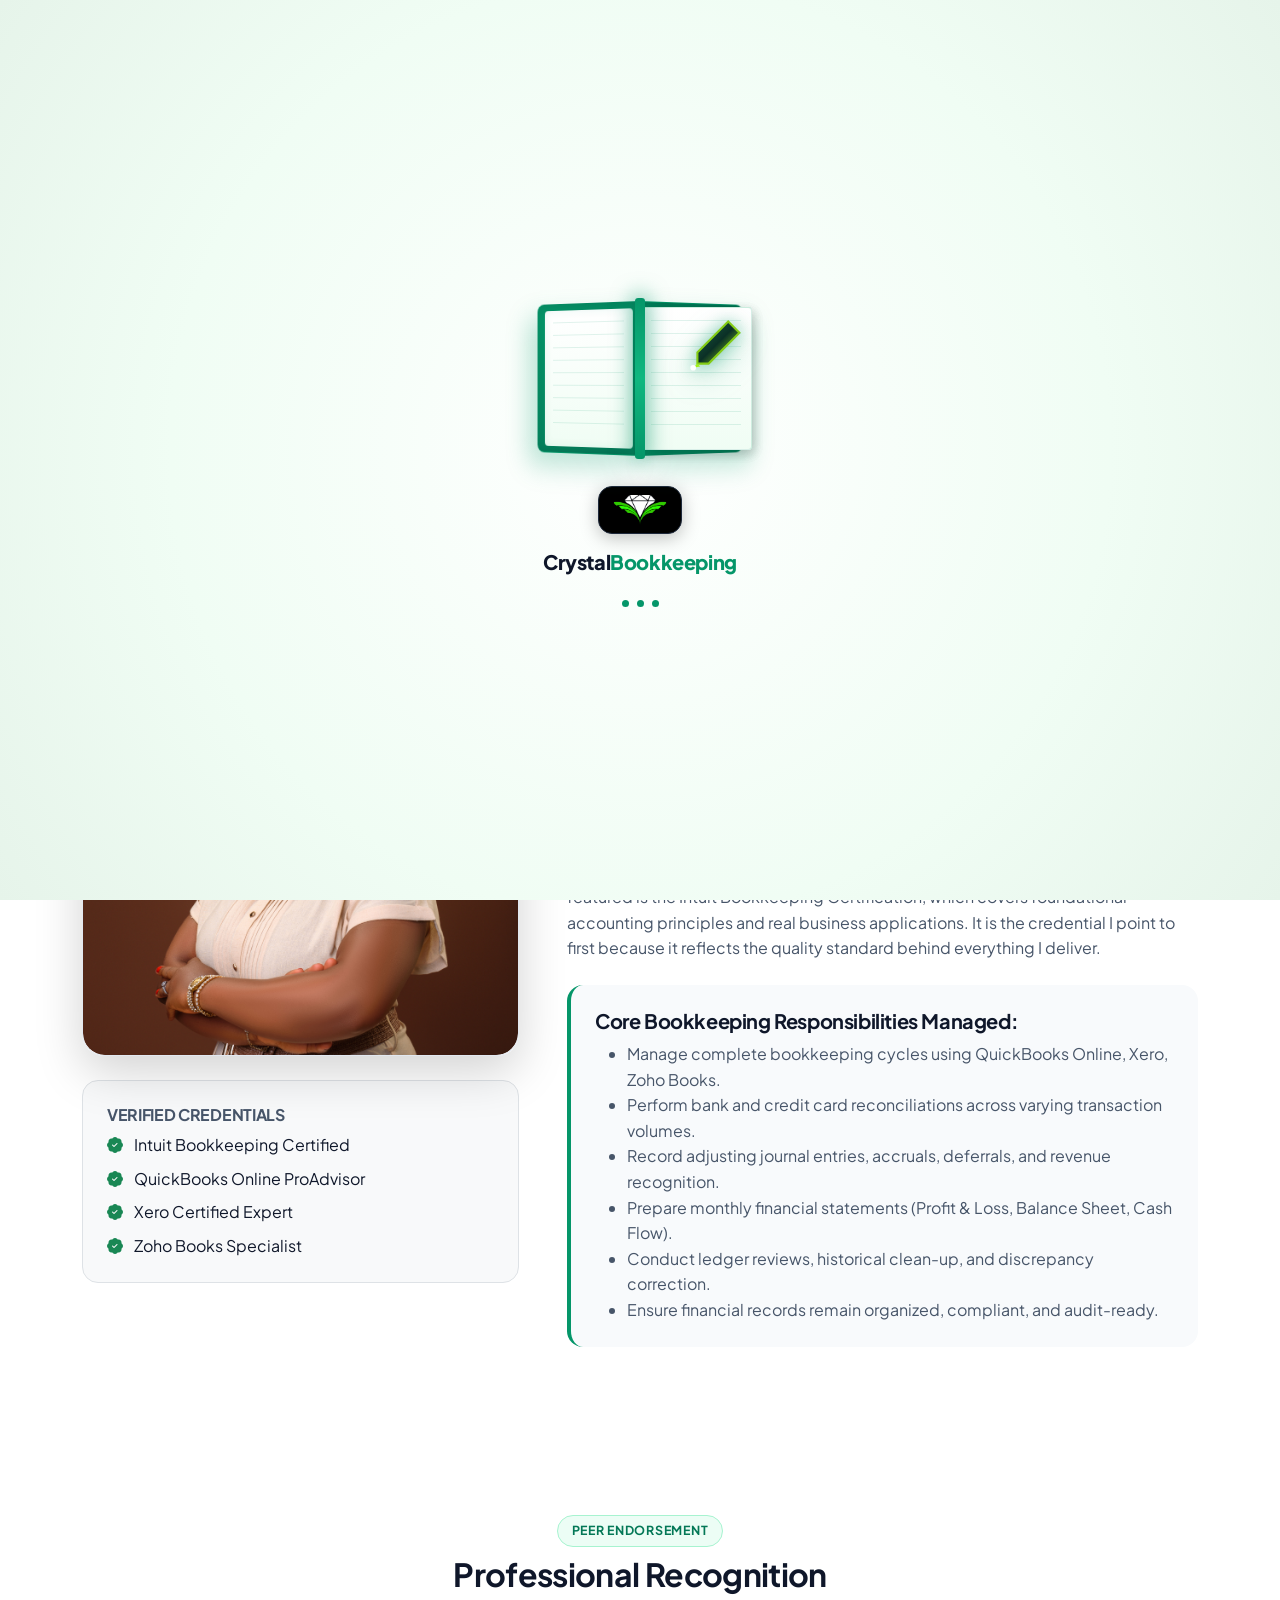
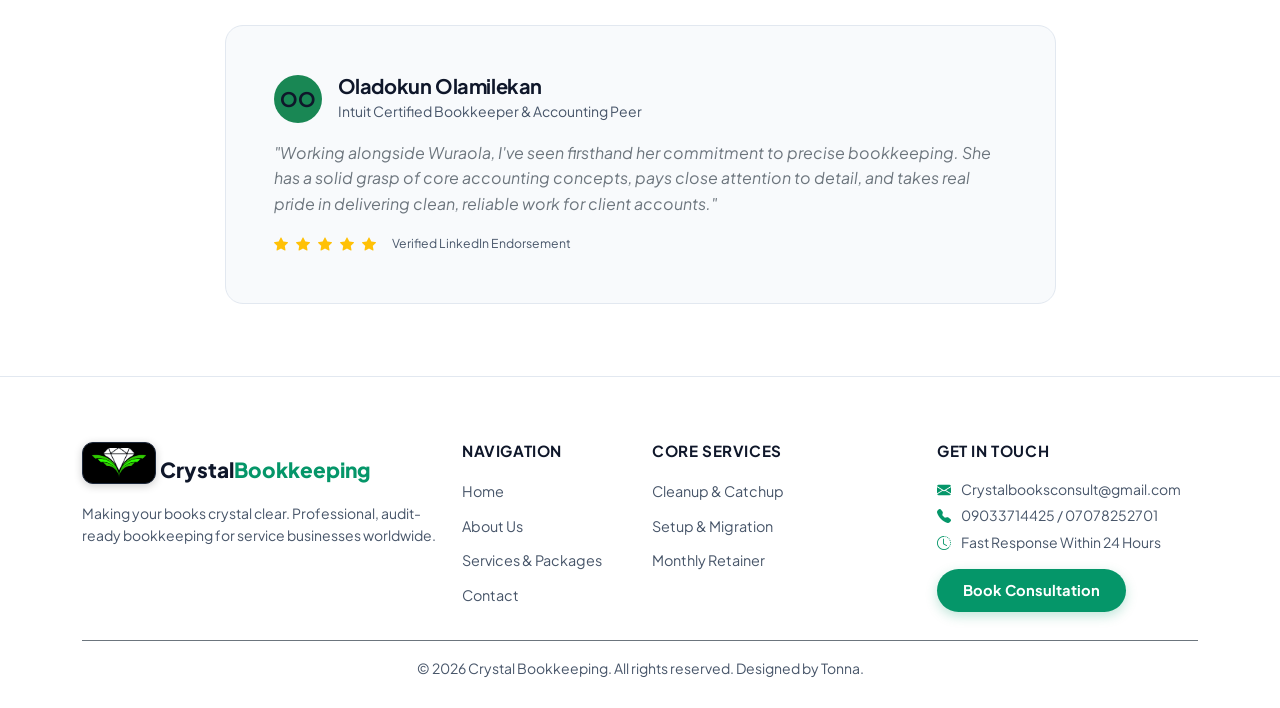
<file: about.html>
<!DOCTYPE html>
<html lang="en">
<head>
  <meta charset="UTF-8">
  <meta name="viewport" content="width=device-width, initial-scale=1.0">
  <title>About Founder | Crystal Bookkeeping</title>
  <meta name="description" content="Meet Wuraola Oluwalana, founder of Crystal Bookkeeping. Intuit Certified Bookkeeper specializing in QuickBooks Online, Xero, and Zoho Books for service businesses globally.">
  
  <link href="https://cdn.jsdelivr.net/npm/bootstrap@5.3.2/dist/css/bootstrap.min.css" rel="stylesheet">
  <link href="https://cdn.jsdelivr.net/npm/bootstrap-icons@1.11.2/font/bootstrap-icons.min.css" rel="stylesheet">
  <link rel="stylesheet" href="css/style.css">
      <!-- Open Graph / WhatsApp / Facebook / LinkedIn (Absolute URLs for Link Previews) -->
  <meta property="og:type" content="website">
  <meta property="og:url" content="https://crystalbookkeeping.vercel.app/about.html">
  <meta property="og:site_name" content="Crystal Bookkeeping">
  <meta property="og:title" content="About Founder Wuraola Oluwalana | Crystal Bookkeeping">
  <meta property="og:description" content="Meet Wuraola Oluwalana — Intuit Certified Bookkeeper & Accounting Graduate helping digital agencies, law firms, and service businesses achieve crystal clear books.">
  <meta property="og:image" content="https://crystalbookkeeping.vercel.app/assets/images/og-preview.jpg">
  <meta property="og:image:secure_url" content="https://crystalbookkeeping.vercel.app/assets/images/og-preview.jpg">
  <meta property="og:image:type" content="image/jpeg">
  <meta property="og:image:width" content="1200">
  <meta property="og:image:height" content="630">
  <meta property="og:image:alt" content="Crystal Bookkeeping Logo & Preview">
  <link rel="image_src" href="https://crystalbookkeeping.vercel.app/assets/images/og-preview.jpg">

  <!-- Twitter / X Card Preview -->
  <meta name="twitter:card" content="summary_large_image">
  <meta name="twitter:url" content="https://crystalbookkeeping.vercel.app/about.html">
  <meta name="twitter:title" content="About Founder Wuraola Oluwalana | Crystal Bookkeeping">
  <meta name="twitter:description" content="Meet Wuraola Oluwalana — Intuit Certified Bookkeeper & Accounting Graduate helping digital agencies, law firms, and service businesses achieve crystal clear books.">
  <meta name="twitter:image" content="https://crystalbookkeeping.vercel.app/assets/images/og-preview.jpg">
  <meta name="twitter:image:alt" content="Crystal Bookkeeping Logo & Preview">

  <!-- Favicon Icons -->
  <link rel="icon" type="image/png" sizes="32x32" href="assets/images/favicon-32x32.png">
  <link rel="icon" type="image/png" sizes="16x16" href="assets/images/favicon-16x16.png">
  <link rel="apple-touch-icon" sizes="180x180" href="assets/images/apple-touch-icon.png">
  <link rel="shortcut icon" href="favicon.ico">
</head>
<body class="preloader-active">
      <!-- ========== PRELOADER ========== -->
  <div id="crystalPreloader">
    <div class="preloader-stage">
      <!-- 3D Book Container -->
      <div class="preloader-book">
        <!-- Covers & Base Pages -->
        <div class="preloader-book__cover--left">
          <div class="preloader-book__page-content">
            <div class="ledger-lines"></div>
          </div>
        </div>
        <div class="preloader-book__spine"></div>
        <div class="preloader-book__cover--right">
          <div class="preloader-book__page-content">
            <div class="ledger-lines"></div>
            <!-- Drawing Signature Line -->
            <svg class="writing-signature" viewBox="0 0 100 30">
              <path class="signature-path" d="M5,20 Q20,5 35,18 T65,12 T95,15" />
            </svg>
          </div>
        </div>

        <!-- Flipping Pages (Right to Left 3D Flip) -->
        <div class="preloader-book__flipping-page page-1">
          <div class="page-side front">
            <div class="ledger-lines"></div>
          </div>
          <div class="page-side back">
            <div class="ledger-lines"></div>
          </div>
        </div>

        <div class="preloader-book__flipping-page page-2">
          <div class="page-side front">
            <div class="ledger-lines"></div>
          </div>
          <div class="page-side back">
            <div class="ledger-lines"></div>
          </div>
        </div>

        <div class="preloader-book__flipping-page page-3">
          <div class="page-side front">
            <div class="ledger-lines"></div>
          </div>
          <div class="page-side back">
            <div class="ledger-lines"></div>
          </div>
        </div>

        <!-- Animated Writing Pen -->
        <div class="preloader-pen">
          <svg viewBox="0 0 40 40" class="pen-svg">
            <path d="M28,4 L36,12 L14,34 L6,34 L6,26 Z" fill="url(#penGradient)" stroke="#84CC16" stroke-width="1.5" />
            <polygon points="6,34 3,37 8,36" fill="#9EF01A" />
            <circle cx="3" cy="37" r="2" fill="#FFFFFF" class="nib-glow" />
            <defs>
              <linearGradient id="penGradient" x1="0%" y1="0%" x2="100%" y2="100%">
                <stop offset="0%" stop-color="#1B5E42" />
                <stop offset="50%" stop-color="#0B3026" />
                <stop offset="100%" stop-color="#9EF01A" />
              </linearGradient>
            </defs>
          </svg>
        </div>
      </div>
    </div>

    <!-- Logo + brand name -->
    <div class="preloader-logo">
      <span class="brand-logo-badge">
        <img src="assets/images/logo-icon.png" alt="Crystal Bookkeeping">
      </span>
      <div class="preloader-logo__name">Crystal<span>Bookkeeping</span></div>
    </div>

    <!-- Pulsing dots -->
    <div class="preloader-dots">
      <span></span>
      <span></span>
      <span></span>
    </div>

  </div>
  <!-- ========== END PRELOADER ========== -->


  <!-- Top Announcement Header -->

  <!-- Sticky Navbar -->
  <nav class="navbar navbar-expand-lg navbar-light main-navbar sticky-top">
    <div class="container">
      <a class="navbar-brand" href="index.html">
        <span class="brand-logo-badge">
          <img src="assets/images/logo-icon.png" alt="Crystal Bookkeeping Logo">
        </span>
        <span>Crystal<span style="color: var(--brand-lime-bright);">Bookkeeping</span></span>
      </a>
      <button class="navbar-toggler" type="button" data-bs-toggle="collapse" data-bs-target="#navbarAbout" aria-controls="navbarAbout" aria-expanded="false" aria-label="Toggle navigation">
        <span class="navbar-toggler-icon"></span>
      </button>
      <div class="collapse navbar-collapse" id="navbarAbout">
        <ul class="navbar-nav mx-auto mb-2 mb-lg-0">
          <li class="nav-item"><a class="nav-link" href="index.html">Home</a></li>
          <li class="nav-item"><a class="nav-link active" href="about.html">About Us</a></li>
          <li class="nav-item"><a class="nav-link" href="services.html">Services & Packages</a></li>
          <li class="nav-item"><a class="nav-link" href="index.html#process">Cleanup Process</a></li>
          <li class="nav-item"><a class="nav-link" href="index.html#why-us">Why Work With Us</a></li>
          <li class="nav-item"><a class="nav-link" href="contact.html">Contact</a></li>
        </ul>
        <a href="https://calendly.com/oluwaloniwura22/30min" target="_blank" rel="noopener noreferrer" class="btn btn-lime">
          Book Appointment <i class="bi bi-calendar-check-fill ms-1"></i>
        </a>
      </div>
    </div>
  </nav>

  <!-- Inner Page Banner -->
  <section class="py-5 text-white" style="background-color: var(--bg-dark-forest);">
    <div class="container py-4 text-center">
      <div class="badge-pill-lime mb-3">Our Founder's Journey</div>
      <h1 class="display-5 fw-bold mb-3">I Traded Lab Coats For Ledgers</h1>
      <p class="lead text-light max-w-700 mx-auto">
        Discover the story, certifications, and accounting standards behind Crystal Bookkeeping.
      </p>
    </div>
  </section>

  <!-- Founder Story Detail -->
  <section class="py-5 bg-white">
    <div class="container py-4">
      <div class="row align-items-center g-5">
        <div class="col-lg-5">
          <div class="founder-img-box shadow-lg mb-4">
            <img src="assets/images/wuraola_portrait_2.jpg" alt="Wuraola Oluwalana - Certified Bookkeeper & Founder">
          </div>
          <div class="p-4 rounded-4 bg-light border">
            <h4 class="h6 fw-bold text-uppercase text-muted mb-2">Verified Credentials</h4>
            <ul class="list-unstyled mb-0">
              <li class="mb-2"><i class="bi bi-patch-check-fill text-success me-2"></i> Intuit Bookkeeping Certified</li>
              <li class="mb-2"><i class="bi bi-patch-check-fill text-success me-2"></i> QuickBooks Online ProAdvisor</li>
              <li class="mb-2"><i class="bi bi-patch-check-fill text-success me-2"></i> Xero Certified Expert</li>
              <li class="mb-0"><i class="bi bi-patch-check-fill text-success me-2"></i> Zoho Books Specialist</li>
            </ul>
          </div>
        </div>

        <div class="col-lg-7">
          <h2 class="h3 fw-bold mb-3">Hi, I Am Wuraola Oluwalana</h2>
          <p class="lead text-muted">
            I run Crystal Bookkeeping and work exclusively with service-based businesses globally.
          </p>
          <p class="text-muted">
            I went into bookkeeping because I realized something: I was more curious about the numbers behind a business than the numbers in experiments. Today, I hold an Intuit bookkeeping certification and work daily in tools like Zoho Books, QuickBooks Online, and Xero — building systems that give business owners real clarity: not just clean books, but books that tell them something useful.
          </p>
          
          <h3 class="h4 fw-bold mt-4 mb-3">Certification & Rigorous Standards</h3>
          <p class="text-muted">
            These are real credentials earned through structured training programs with formal assessments — not participation badges or honorary titles. The most prominently featured is the Intuit Bookkeeping Certification, which covers foundational accounting principles and real business applications. It is the credential I point to first because it reflects the quality standard behind everything I deliver.
          </p>

          <div class="p-4 rounded-4 my-4" style="background-color: var(--bg-cream-card); border-left: 4px solid var(--brand-lime-bright);">
            <h4 class="h5 fw-bold mb-2">Core Bookkeeping Responsibilities Managed:</h4>
            <ul class="mb-0 text-muted">
              <li>Manage complete bookkeeping cycles using QuickBooks Online, Xero, Zoho Books.</li>
              <li>Perform bank and credit card reconciliations across varying transaction volumes.</li>
              <li>Record adjusting journal entries, accruals, deferrals, and revenue recognition.</li>
              <li>Prepare monthly financial statements (Profit & Loss, Balance Sheet, Cash Flow).</li>
              <li>Conduct ledger reviews, historical clean-up, and discrepancy correction.</li>
              <li>Ensure financial records remain organized, compliant, and audit-ready.</li>
            </ul>
          </div>
        </div>
      </div>
    </div>
  </section>

  <!-- Peer Recommendation Section -->
  <section class="py-5" style="background-color: var(--bg-cream);">
    <div class="container py-4">
      <div class="row justify-content-center mb-4">
        <div class="col-lg-8 text-center">
          <div class="badge-pill-lime mb-2">Peer Endorsement</div>
          <h2 class="h2 fw-bold">Professional Recognition</h2>
        </div>
      </div>

      <div class="row justify-content-center">
        <div class="col-lg-9">
          <div class="rating-box p-4 p-md-5">
            <div class="d-flex align-items-center gap-3 mb-3">
              <div class="brand-icon rounded-circle bg-success text-white d-flex align-items-center justify-content-center fw-bold fs-5" style="width: 48px; height: 48px;">
                OO
              </div>
              <div>
                <h3 class="h5 fw-bold mb-0">Oladokun Olamilekan</h3>
                <span class="small text-muted">Intuit Certified Bookkeeper & Accounting Peer</span>
              </div>
            </div>
            <p class="fst-italic text-secondary fs-6 mb-3">
              "Working alongside Wuraola, I've seen firsthand her commitment to precise bookkeeping. She has a solid grasp of core accounting concepts, pays close attention to detail, and takes real pride in delivering clean, reliable work for client accounts."
            </p>
            <div class="d-flex align-items-center gap-2 text-warning small">
              <i class="bi bi-star-fill"></i>
              <i class="bi bi-star-fill"></i>
              <i class="bi bi-star-fill"></i>
              <i class="bi bi-star-fill"></i>
              <i class="bi bi-star-fill"></i>
              <span class="text-muted ms-2 small">Verified LinkedIn Endorsement</span>
            </div>
          </div>
        </div>
      </div>
    </div>
  </section>

  <!-- Footer -->
  <footer class="site-footer">
    <div class="container">
      <div class="row g-4 mb-4">
        <div class="col-lg-4">
          <a class="navbar-brand mb-3 d-inline-block" href="index.html">
            <span class="brand-logo-badge">
              <img src="assets/images/logo-icon.png" alt="Crystal Bookkeeping Logo">
            </span>
            <span>Crystal<span style="color: var(--brand-lime-bright);">Bookkeeping</span></span>
          </a>
          <p class="small text-slate">
            Making your books crystal clear. Professional, audit-ready bookkeeping for service businesses worldwide.
          </p>
        </div>

        <div class="col-lg-2 col-md-4">
          <h5>Navigation</h5>
          <ul class="footer-links">
            <li><a href="index.html">Home</a></li>
            <li><a href="about.html">About Us</a></li>
            <li><a href="services.html">Services & Packages</a></li>
            <li><a href="contact.html">Contact</a></li>
          </ul>
        </div>

        <div class="col-lg-3 col-md-4">
          <h5>Core Services</h5>
          <ul class="footer-links">
            <li><a href="services.html#cleanup">Cleanup & Catchup</a></li>
            <li><a href="services.html#setup">Setup & Migration</a></li>
            <li><a href="services.html#retainer">Monthly Retainer</a></li>
          </ul>
        </div>

        <div class="col-lg-3">
          <h5>Get In Touch</h5>
          <p class="small text-slate mb-1"><i class="bi bi-envelope-fill text-lime me-2"></i> Crystalbooksconsult@gmail.com</p>
          <p class="small text-slate mb-1"><i class="bi bi-telephone-fill text-lime me-2"></i> 09033714425 / 07078252701</p>
          <p class="small text-slate mb-3"><i class="bi bi-clock-history text-lime me-2"></i> Fast Response Within 24 Hours</p>
          <a href="https://calendly.com/oluwaloniwura22/30min" target="_blank" rel="noopener noreferrer" class="btn btn-lime btn-sm">Book Consultation</a>
        </div>
      </div>

      <div class="border-top border-secondary pt-3 text-center small text-muted">
        &copy; 2026 Crystal Bookkeeping. All rights reserved. Designed by Tonna.
      </div>
    </div>
  </footer>

  <!-- Booking Modal (Calendly Direct Booking Card) -->
  <div class="modal fade" id="bookingModal" tabindex="-1" aria-labelledby="bookingModalLabel" aria-hidden="true">
    <div class="modal-dialog modal-dialog-centered modal-lg">
      <div class="modal-content rounded-4 border-0 shadow-lg">
        <div class="modal-header bg-white border-bottom p-4">
          <h5 class="modal-title h5 fw-bold text-dark mb-0" id="bookingModalLabel">
            📅 Book 1-on-1 Consultation with <span class="text-lime">Wuraola</span>
          </h5>
          <button type="button" class="btn-close" data-bs-dismiss="modal" aria-label="Close"></button>
        </div>
        <div class="modal-body p-4 text-center">
          <div class="p-4 rounded-4 mb-4" style="background: #F0FDF4; border: 1px solid #A7F3D0;">
            <div class="d-inline-flex align-items-center justify-content-center bg-white rounded-circle shadow-sm mb-3" style="width: 60px; height: 60px; color: #059669;">
              <i class="bi bi-calendar2-check-fill fs-3"></i>
            </div>
            <h3 class="h4 fw-bold text-dark mb-2">30-Minute Financial & Bookkeeping Discovery Call</h3>
            <p class="text-muted max-w-700 mx-auto mb-0" style="font-size: 0.95rem;">
              Select a convenient date and time directly on Wuraola’s official Calendly calendar to discuss your accounting setup, historical cleanup, or monthly retainer needs.
            </p>
          </div>

          <div class="d-grid gap-3 max-w-700 mx-auto mb-3">
            <a href="https://calendly.com/oluwaloniwura22/30min" target="_blank" rel="noopener noreferrer" class="btn btn-lime btn-lg py-3 fw-bold justify-content-center fs-6">
              Open Calendly Booking Calendar <i class="bi bi-box-arrow-up-right ms-2"></i>
            </a>
          </div>

          <div class="row g-3 text-start mt-2 pt-3 border-top">
            <div class="col-md-6">
              <div class="d-flex align-items-center gap-2 text-muted small">
                <i class="bi bi-check-circle-fill text-success"></i> Free 30-minute initial file assessment
              </div>
              <div class="d-flex align-items-center gap-2 text-muted small mt-2">
                <i class="bi bi-check-circle-fill text-success"></i> Fixed quote recommendation & next steps
              </div>
            </div>
            <div class="col-md-6">
              <div class="d-flex align-items-center gap-2 text-muted small">
                <i class="bi bi-telephone-fill text-success"></i> Direct Phone: <a href="tel:+2349033714425" class="fw-bold text-success text-decoration-none">+234 903 371 4425</a>
              </div>
              <div class="d-flex align-items-center gap-2 text-muted small mt-2">
                <i class="bi bi-envelope-fill text-success"></i> Email: <a href="mailto:Crystalbooksconsult@gmail.com" class="fw-bold text-success text-decoration-none">Crystalbooksconsult@gmail.com</a>
              </div>
            </div>
          </div>
        </div>
      </div>
    </div>
  </div>

  <script src="https://cdn.jsdelivr.net/npm/bootstrap@5.3.2/dist/js/bootstrap.bundle.min.js"></script>
  <script src="js/main.js"></script>
  <script src="js/preloader.js"></script>
  <script src="js/scroll-reveal.js"></script>
</body>
</html>
</file>
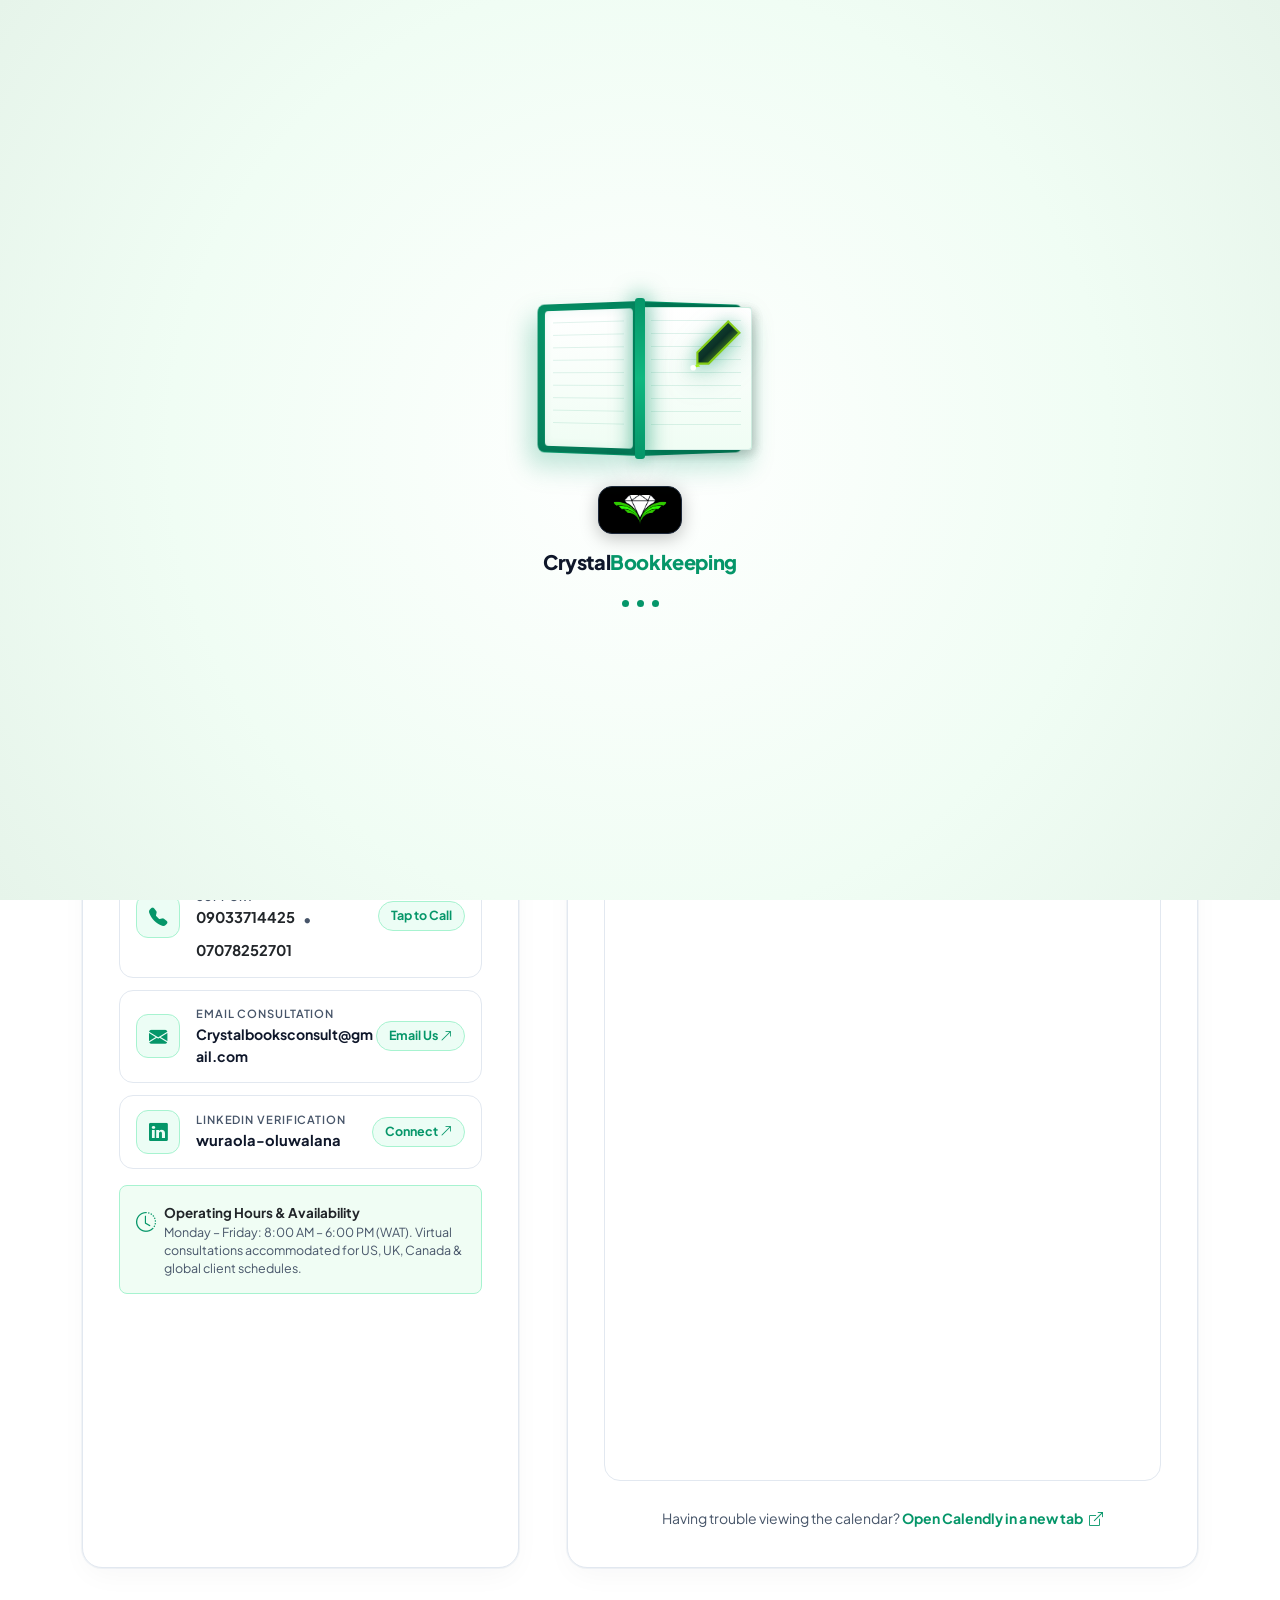
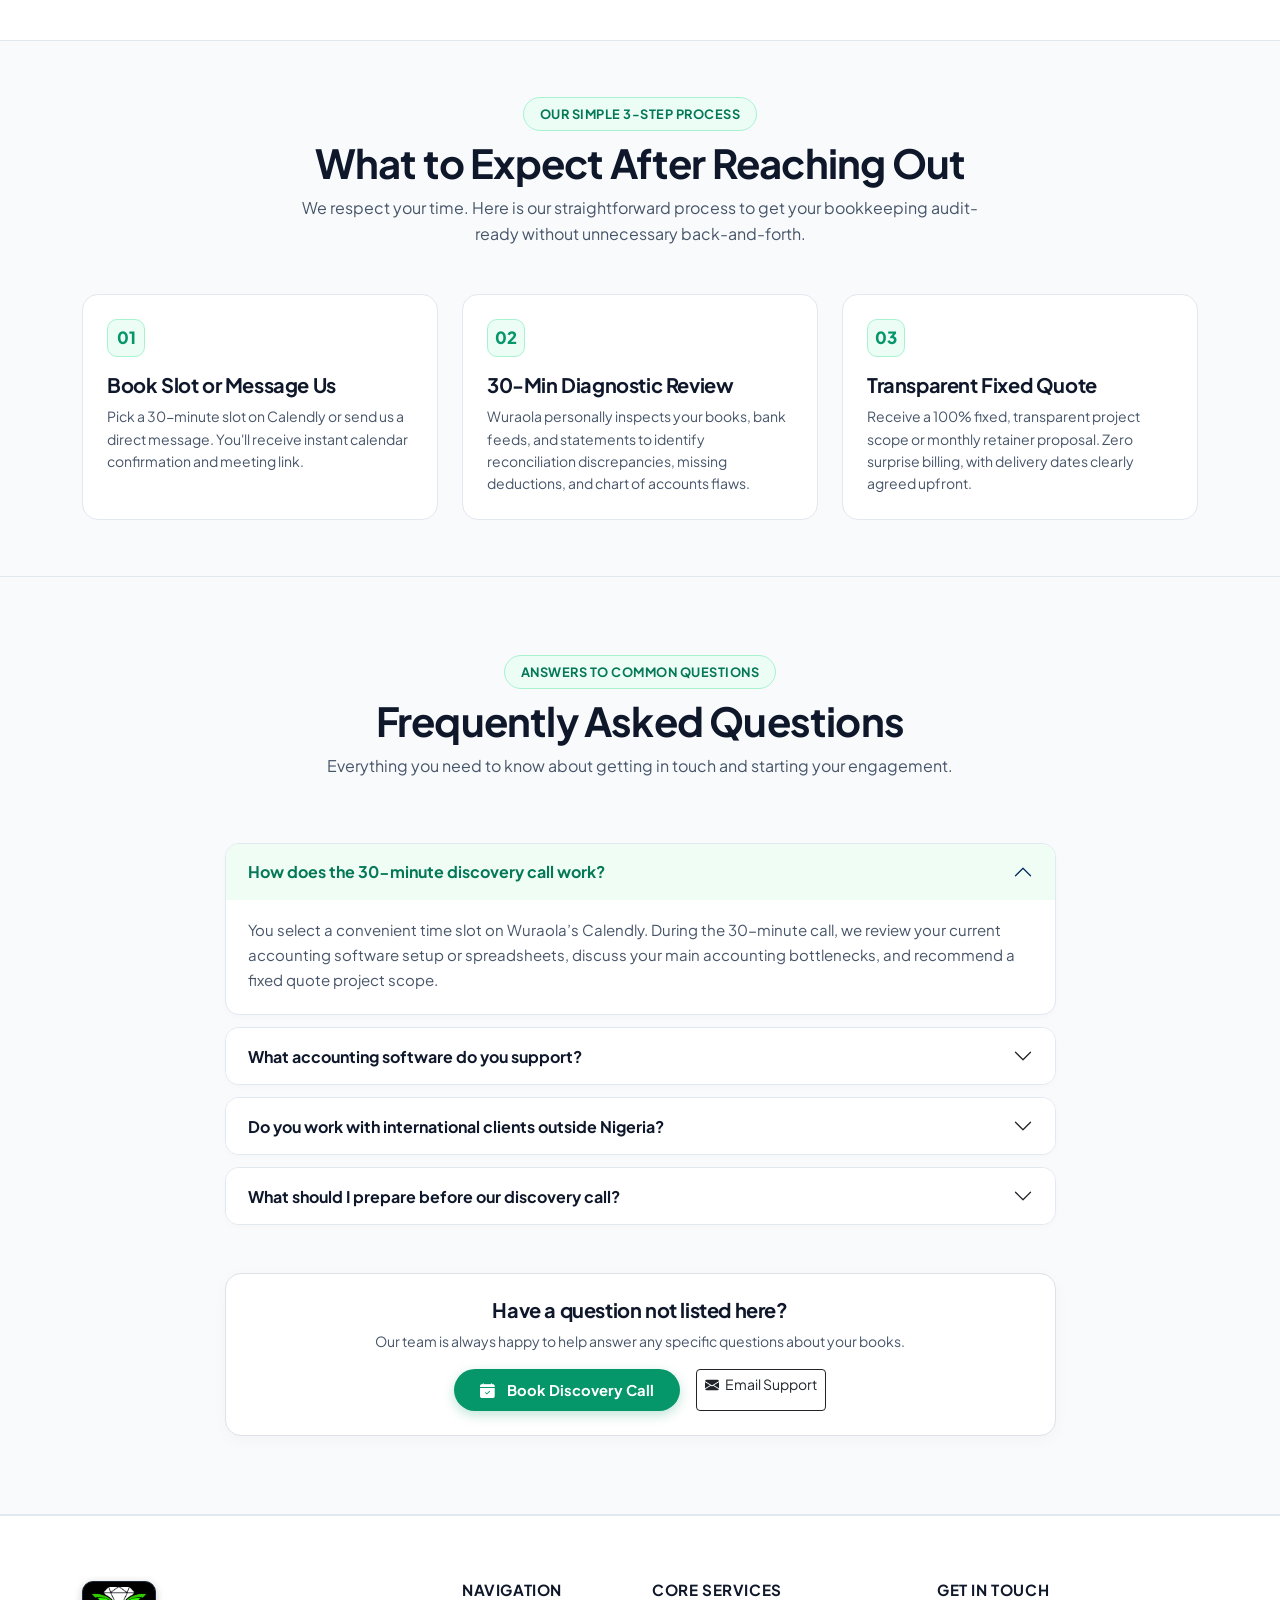
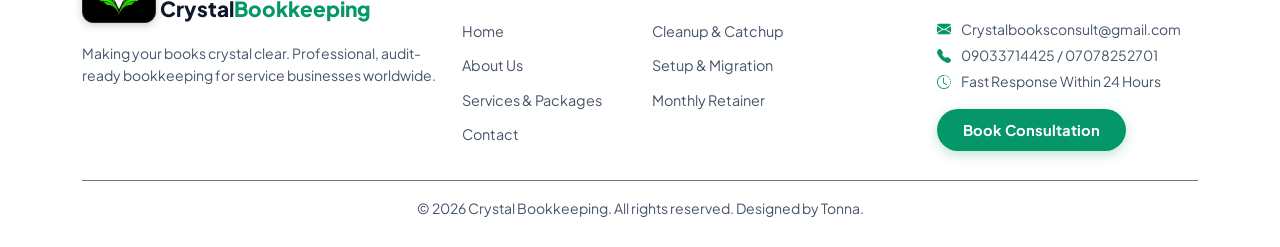
<file: contact.html>
<!DOCTYPE html>
<html lang="en">
<head>
  <meta charset="UTF-8">
  <meta name="viewport" content="width=device-width, initial-scale=1.0">
  <title>Contact Us | Crystal Bookkeeping</title>
  <meta name="description" content="Get in touch with Crystal Bookkeeping. Book a consultation or send an inquiry for QuickBooks Online, Xero, or Zoho Books bookkeeping services.">
  
  <link href="https://cdn.jsdelivr.net/npm/bootstrap@5.3.2/dist/css/bootstrap.min.css" rel="stylesheet">
  <link href="https://cdn.jsdelivr.net/npm/bootstrap-icons@1.11.2/font/bootstrap-icons.min.css" rel="stylesheet">
  <link rel="stylesheet" href="css/style.css">
      <!-- Open Graph / WhatsApp / Facebook / LinkedIn (Absolute URLs for Link Previews) -->
  <meta property="og:type" content="website">
  <meta property="og:url" content="https://crystalbookkeeping.vercel.app/contact.html">
  <meta property="og:site_name" content="Crystal Bookkeeping">
  <meta property="og:title" content="Contact & Book Consultation | Crystal Bookkeeping">
  <meta property="og:description" content="Schedule a complimentary diagnostic file review with Wuraola Oluwalana. Direct email and phone consultations available.">
  <meta property="og:image" content="https://crystalbookkeeping.vercel.app/assets/images/og-preview.jpg">
  <meta property="og:image:secure_url" content="https://crystalbookkeeping.vercel.app/assets/images/og-preview.jpg">
  <meta property="og:image:type" content="image/jpeg">
  <meta property="og:image:width" content="1200">
  <meta property="og:image:height" content="630">
  <meta property="og:image:alt" content="Crystal Bookkeeping Logo & Preview">
  <link rel="image_src" href="https://crystalbookkeeping.vercel.app/assets/images/og-preview.jpg">

  <!-- Twitter / X Card Preview -->
  <meta name="twitter:card" content="summary_large_image">
  <meta name="twitter:url" content="https://crystalbookkeeping.vercel.app/contact.html">
  <meta name="twitter:title" content="Contact & Book Consultation | Crystal Bookkeeping">
  <meta name="twitter:description" content="Schedule a complimentary diagnostic file review with Wuraola Oluwalana. Direct email and phone consultations available.">
  <meta name="twitter:image" content="https://crystalbookkeeping.vercel.app/assets/images/og-preview.jpg">
  <meta name="twitter:image:alt" content="Crystal Bookkeeping Logo & Preview">

  <!-- Favicon Icons -->
  <link rel="icon" type="image/png" sizes="32x32" href="assets/images/favicon-32x32.png">
  <link rel="icon" type="image/png" sizes="16x16" href="assets/images/favicon-16x16.png">
  <link rel="apple-touch-icon" sizes="180x180" href="assets/images/apple-touch-icon.png">
  <link rel="shortcut icon" href="favicon.ico">
</head>
<body class="preloader-active">
      <!-- ========== PRELOADER ========== -->
  <div id="crystalPreloader">
    <div class="preloader-stage">
      <!-- 3D Book Container -->
      <div class="preloader-book">
        <!-- Covers & Base Pages -->
        <div class="preloader-book__cover--left">
          <div class="preloader-book__page-content">
            <div class="ledger-lines"></div>
          </div>
        </div>
        <div class="preloader-book__spine"></div>
        <div class="preloader-book__cover--right">
          <div class="preloader-book__page-content">
            <div class="ledger-lines"></div>
            <!-- Drawing Signature Line -->
            <svg class="writing-signature" viewBox="0 0 100 30">
              <path class="signature-path" d="M5,20 Q20,5 35,18 T65,12 T95,15" />
            </svg>
          </div>
        </div>

        <!-- Flipping Pages (Right to Left 3D Flip) -->
        <div class="preloader-book__flipping-page page-1">
          <div class="page-side front">
            <div class="ledger-lines"></div>
          </div>
          <div class="page-side back">
            <div class="ledger-lines"></div>
          </div>
        </div>

        <div class="preloader-book__flipping-page page-2">
          <div class="page-side front">
            <div class="ledger-lines"></div>
          </div>
          <div class="page-side back">
            <div class="ledger-lines"></div>
          </div>
        </div>

        <div class="preloader-book__flipping-page page-3">
          <div class="page-side front">
            <div class="ledger-lines"></div>
          </div>
          <div class="page-side back">
            <div class="ledger-lines"></div>
          </div>
        </div>

        <!-- Animated Writing Pen -->
        <div class="preloader-pen">
          <svg viewBox="0 0 40 40" class="pen-svg">
            <path d="M28,4 L36,12 L14,34 L6,34 L6,26 Z" fill="url(#penGradient)" stroke="#84CC16" stroke-width="1.5" />
            <polygon points="6,34 3,37 8,36" fill="#9EF01A" />
            <circle cx="3" cy="37" r="2" fill="#FFFFFF" class="nib-glow" />
            <defs>
              <linearGradient id="penGradient" x1="0%" y1="0%" x2="100%" y2="100%">
                <stop offset="0%" stop-color="#1B5E42" />
                <stop offset="50%" stop-color="#0B3026" />
                <stop offset="100%" stop-color="#9EF01A" />
              </linearGradient>
            </defs>
          </svg>
        </div>
      </div>
    </div>

    <!-- Logo + brand name -->
    <div class="preloader-logo">
      <span class="brand-logo-badge">
        <img src="assets/images/logo-icon.png" alt="Crystal Bookkeeping">
      </span>
      <div class="preloader-logo__name">Crystal<span>Bookkeeping</span></div>
    </div>

    <!-- Pulsing dots -->
    <div class="preloader-dots">
      <span></span>
      <span></span>
      <span></span>
    </div>

  </div>
  <!-- ========== END PRELOADER ========== -->


  <!-- Top Announcement Header -->

  <!-- Sticky Navbar -->
  <nav class="navbar navbar-expand-lg navbar-light main-navbar sticky-top">
    <div class="container">
      <a class="navbar-brand" href="index.html">
        <span class="brand-logo-badge">
          <img src="assets/images/logo-icon.png" alt="Crystal Bookkeeping Logo">
        </span>
        <span>Crystal<span style="color: var(--brand-lime-bright);">Bookkeeping</span></span>
      </a>
      <button class="navbar-toggler" type="button" data-bs-toggle="collapse" data-bs-target="#navbarContact" aria-controls="navbarContact" aria-expanded="false" aria-label="Toggle navigation">
        <span class="navbar-toggler-icon"></span>
      </button>
      <div class="collapse navbar-collapse" id="navbarContact">
        <ul class="navbar-nav mx-auto mb-2 mb-lg-0">
          <li class="nav-item"><a class="nav-link" href="index.html">Home</a></li>
          <li class="nav-item"><a class="nav-link" href="about.html">About Us</a></li>
          <li class="nav-item"><a class="nav-link" href="services.html">Services & Packages</a></li>
          <li class="nav-item"><a class="nav-link" href="index.html#process">Cleanup Process</a></li>
          <li class="nav-item"><a class="nav-link" href="index.html#why-us">Why Work With Us</a></li>
          <li class="nav-item"><a class="nav-link active" href="contact.html">Contact</a></li>
        </ul>
        <a href="https://calendly.com/oluwaloniwura22/30min" target="_blank" rel="noopener noreferrer" class="btn btn-lime">
          Book Appointment <i class="bi bi-calendar-check-fill ms-1"></i>
        </a>
      </div>
    </div>
  </nav>

  <!-- Luxury Contact Hero Header -->
  <section class="contact-hero-v2">
    <div class="container text-center">
      <div class="contact-pill-badge mb-3">
        <i class="bi bi-shield-check"></i> Direct Access to Certified Bookkeeper
      </div>
      <h1 class="contact-hero-title mb-3">
        Let’s Bring Total Clarity to Your Books
      </h1>
      <p class="contact-hero-subtitle mb-4">
        Schedule a complimentary 30-minute diagnostic session with Wuraola Oluwalana, or reach out directly across our dedicated business channels.
      </p>

      <!-- 4-Column Trust Credential Chips -->
      <div class="contact-trust-grid max-w-1000 mx-auto">
        <div class="trust-chip">
          <div class="trust-chip-icon"><i class="bi bi-lightning-charge-fill"></i></div>
          <div class="trust-chip-text text-start">
            <strong>Fast Response</strong>
            <span>Under 24 business hours</span>
          </div>
        </div>
        <div class="trust-chip">
          <div class="trust-chip-icon"><i class="bi bi-patch-check-fill"></i></div>
          <div class="trust-chip-text text-start">
            <strong>Certified ProAdvisor</strong>
            <span>Intuit, QBO, Xero & Zoho</span>
          </div>
        </div>
        <div class="trust-chip">
          <div class="trust-chip-icon"><i class="bi bi-globe-americas"></i></div>
          <div class="trust-chip-text text-start">
            <strong>Multi-Currency</strong>
            <span>USD, GBP, EUR & NGN</span>
          </div>
        </div>
        <div class="trust-chip">
          <div class="trust-chip-icon"><i class="bi bi-shield-lock-fill"></i></div>
          <div class="trust-chip-text text-start">
            <strong>100% Confidential</strong>
            <span>Strict data integrity & NDA</span>
          </div>
        </div>
      </div>
    </div>
  </section>

  <!-- Main Contact Section -->
  <section class="py-5 bg-white">
    <div class="container py-2 py-md-4">
      <div class="row g-4 g-lg-5">
        <!-- Left Column: Direct Practice Information & Founder Profile -->
        <div class="col-lg-5">
          <div class="contact-panel-card h-100">
            <!-- Founder Profile Mini Badge -->
            <div class="founder-trust-card d-flex align-items-center gap-3">
              <img src="assets/images/wuraola_portrait_2.jpg" alt="Wuraola Oluwalana - Lead Bookkeeper & Founder" class="founder-avatar-img">
              <div>
                <div class="d-flex align-items-center gap-2 mb-1">
                  <h4 class="h6 fw-bold mb-0 text-dark">Wuraola Oluwalana</h4>
                  <span class="badge bg-success-subtle text-success border border-success-subtle rounded-pill" style="font-size: 0.68rem; font-weight: 700;">Verified Lead</span>
                </div>
                <p class="small text-muted mb-1">Intuit Certified Bookkeeper & Founder</p>
                <p class="text-slate mb-0" style="font-size: 0.78rem; line-height: 1.35; font-style: italic;">
                  "You will always speak directly with a certified professional who knows your numbers."
                </p>
              </div>
            </div>

            <div class="mb-4">
              <h3 class="h4 fw-bold mb-1 text-dark">Direct Channels</h3>
              <p class="text-muted small mb-0">Reach us across any of our official business touchpoints:</p>
            </div>

            <!-- Phone Support Card -->
            <div class="contact-channel-card">
              <div class="d-flex align-items-center gap-3">
                <div class="contact-icon-box"><i class="bi bi-telephone-fill"></i></div>
                <div>
                  <span class="d-block text-uppercase text-muted" style="font-size: 0.7rem; letter-spacing: 0.08em; font-weight: 600;">Direct Telephone Support</span>
                  <div class="d-flex flex-wrap gap-2">
                    <a href="tel:+2349033714425" class="fw-bold text-dark text-decoration-none" style="font-size: 0.92rem;">09033714425</a>
                    <span class="text-muted">•</span>
                    <a href="tel:+2347078252701" class="fw-bold text-dark text-decoration-none" style="font-size: 0.92rem;">07078252701</a>
                  </div>
                </div>
              </div>
              <span class="contact-channel-action">Tap to Call</span>
            </div>

            <!-- Email Inquiries Card -->
            <a href="mailto:Crystalbooksconsult@gmail.com" class="contact-channel-card">
              <div class="d-flex align-items-center gap-3">
                <div class="contact-icon-box"><i class="bi bi-envelope-fill"></i></div>
                <div>
                  <span class="d-block text-uppercase text-muted" style="font-size: 0.7rem; letter-spacing: 0.08em; font-weight: 600;">Email Consultation</span>
                  <strong class="d-block" style="font-size: 0.88rem; word-break: break-all;">Crystalbooksconsult@gmail.com</strong>
                </div>
              </div>
              <span class="contact-channel-action">Email Us <i class="bi bi-arrow-up-right"></i></span>
            </a>

            <!-- LinkedIn Profile Card -->
            <a href="https://www.linkedin.com/in/wuraola-oluwalana" target="_blank" rel="noopener noreferrer" class="contact-channel-card">
              <div class="d-flex align-items-center gap-3">
                <div class="contact-icon-box"><i class="bi bi-linkedin"></i></div>
                <div>
                  <span class="d-block text-uppercase text-muted" style="font-size: 0.7rem; letter-spacing: 0.08em; font-weight: 600;">LinkedIn Verification</span>
                  <strong class="d-block" style="font-size: 0.92rem;">wuraola-oluwalana</strong>
                </div>
              </div>
              <span class="contact-channel-action">Connect <i class="bi bi-arrow-up-right"></i></span>
            </a>

            <!-- Availability & Hours Box -->
            <div class="p-3 rounded-3 mt-3" style="background: #F0FDF4; border: 1px solid #A7F3D0;">
              <div class="d-flex align-items-start gap-2">
                <i class="bi bi-clock-history fs-5 mt-1" style="color: #059669;"></i>
                <div>
                  <strong class="d-block text-dark" style="font-size: 0.84rem;">Operating Hours & Availability</strong>
                  <p class="text-muted mb-0" style="font-size: 0.78rem; line-height: 1.45;">
                    Monday – Friday: 8:00 AM – 6:00 PM (WAT). Virtual consultations accommodated for US, UK, Canada & global client schedules.
                  </p>
                </div>
              </div>
            </div>
          </div>
        </div>

        <!-- Right Column: Interactive Booking & Inquiry Hub -->
        <div class="col-lg-7">
          <div class="contact-panel-card h-100">
            <!-- Segmented Control Tabs -->
            <div class="contact-segmented-nav nav nav-pills" id="contactTabs" role="tablist">
              <button class="nav-link active" id="tab-calendly" data-bs-toggle="pill" data-bs-target="#content-calendly" type="button" role="tab" aria-controls="content-calendly" aria-selected="true">
                <i class="bi bi-calendar-check-fill"></i> Book Discovery Call
              </button>
              <button class="nav-link" id="tab-message" data-bs-toggle="pill" data-bs-target="#content-message" type="button" role="tab" aria-controls="content-message" aria-selected="false">
                <i class="bi bi-chat-left-text-fill"></i> Send Quick Inquiry
              </button>
            </div>

            <!-- Tab Panes -->
            <div class="tab-content" id="contactTabsContent">
              <!-- Tab 1: Calendly Booking -->
              <div class="tab-pane fade show active" id="content-calendly" role="tabpanel" aria-labelledby="tab-calendly">
                <div class="d-flex flex-wrap align-items-center justify-content-between gap-2 mb-3">
                  <div>
                    <h3 class="h4 fw-bold mb-1 text-dark">Schedule Your 30-Min Call</h3>
                    <p class="text-muted small mb-0">Select a date and time that fits your schedule:</p>
                  </div>
                  <span class="live-pulse-indicator">
                    <span class="live-pulse-dot"></span> Live Calendar Available
                  </span>
                </div>

                <!-- Call Highlights Pill Row -->
                <div class="d-flex flex-wrap gap-2 mb-3 pb-2 border-bottom">
                  <span class="badge bg-light text-dark border px-2 py-1" style="font-size: 0.76rem;">
                    <i class="bi bi-check2 text-success me-1"></i> 100% Free File Diagnostic
                  </span>
                  <span class="badge bg-light text-dark border px-2 py-1" style="font-size: 0.76rem;">
                    <i class="bi bi-check2 text-success me-1"></i> Transparent Fixed Quote
                  </span>
                  <span class="badge bg-light text-dark border px-2 py-1" style="font-size: 0.76rem;">
                    <i class="bi bi-check2 text-success me-1"></i> Zero Obligation
                  </span>
                </div>

                <!-- Calendly Responsive Container -->
                <div class="calendly-responsive-wrapper">
                  <div
                    class="calendly-inline-widget"
                    data-url="https://calendly.com/oluwaloniwura22/30min?hide_gdpr_banner=1&primary_color=059669">
                  </div>
                </div>

                <!-- Direct Calendly Fallback Link -->
                <div class="text-center mt-3 pt-2">
                  <a href="https://calendly.com/oluwaloniwura22/30min" target="_blank" rel="noopener noreferrer" class="small text-muted text-decoration-none">
                    Having trouble viewing the calendar? <strong class="text-lime">Open Calendly in a new tab <i class="bi bi-box-arrow-up-right ms-1"></i></strong>
                  </a>
                </div>
              </div>

              <!-- Tab 2: Quick Inquiry Message Form -->
              <div class="tab-pane fade" id="content-message" role="tabpanel" aria-labelledby="tab-message">
                <div class="mb-4">
                  <h3 class="h4 fw-bold mb-1 text-dark">Send a Direct Message</h3>
                  <p class="text-muted small mb-0">
                    Prefer to send an email inquiry? Fill in the details below and we will connect with you promptly.
                  </p>
                </div>

                <form id="contactPageForm" class="contact-form-v2">
                  <div class="mb-3">
                    <label for="contactName" class="form-label">Your Full Name *</label>
                    <input type="text" class="form-control" id="contactName" placeholder="e.g. Sarah Jenkins" required>
                  </div>

                  <div class="row g-3 mb-3">
                    <div class="col-md-6">
                      <label for="contactEmail" class="form-label">Email Address *</label>
                      <input type="email" class="form-control" id="contactEmail" placeholder="sarah@company.com" required>
                    </div>
                    <div class="col-md-6">
                      <label for="contactPhone" class="form-label">Phone Number *</label>
                      <input type="tel" class="form-control" id="contactPhone" placeholder="+234..." required>
                    </div>
                  </div>

                  <div class="row g-3 mb-3">
                    <div class="col-md-6">
                      <label for="contactSoftware" class="form-label">Accounting Software</label>
                      <select class="form-select" id="contactSoftware">
                        <option value="QuickBooks Online">QuickBooks Online</option>
                        <option value="Xero">Xero</option>
                        <option value="Zoho Books">Zoho Books</option>
                        <option value="Spreadsheets / Bank Statements Only">Spreadsheets / Bank Statements Only</option>
                        <option value="Other / Not Sure">Other / Not Sure</option>
                      </select>
                    </div>
                    <div class="col-md-6">
                      <label for="contactService" class="form-label">Primary Service Need</label>
                      <select class="form-select" id="contactService">
                        <option value="Historical Cleanup Bookkeeping">Historical Cleanup Bookkeeping</option>
                        <option value="Setup & Software Migration">Setup & Software Migration</option>
                        <option value="Monthly Dedicated Retainer">Monthly Dedicated Retainer</option>
                        <option value="Catchup Bookkeeping">Catchup Bookkeeping</option>
                        <option value="General Financial Consultation">General Financial Consultation</option>
                      </select>
                    </div>
                  </div>

                  <div class="mb-4">
                    <label for="contactMessage" class="form-label">Tell Us About Your Books</label>
                    <textarea class="form-control" id="contactMessage" rows="4" placeholder="Mention your approximate monthly transaction volume, current accounting bottlenecks, or how many months need reconciliation..."></textarea>
                  </div>

                  <button type="submit" class="btn btn-lime w-100 py-3 fw-bold fs-6 justify-content-center">
                    Send Message via Email <i class="bi bi-send-fill ms-2"></i>
                  </button>

                  <div class="text-center mt-3">
                    <small class="text-muted">
                      Or email us directly at <a href="mailto:Crystalbooksconsult@gmail.com" class="text-lime fw-semibold text-decoration-none">Crystalbooksconsult@gmail.com</a>
                    </small>
                  </div>
                </form>
              </div>
            </div>
          </div>
        </div>
      </div>
    </div>
  </section>

  <!-- Step-by-Step Discovery Strip ("What Happens Next?") -->
  <section class="py-5" style="background-color: #F8FAFC; border-top: 1px solid #E2E8F0;">
    <div class="container py-2">
      <div class="text-center max-w-700 mx-auto mb-5">
        <div class="contact-pill-badge mb-2">Our Simple 3-Step Process</div>
        <h2 class="display-6 fw-bold">What to Expect After Reaching Out</h2>
        <p class="text-muted">
          We respect your time. Here is our straightforward process to get your bookkeeping audit-ready without unnecessary back-and-forth.
        </p>
      </div>

      <div class="row g-4">
        <!-- Step 1 -->
        <div class="col-md-4">
          <div class="discovery-step-card">
            <div class="discovery-step-number">01</div>
            <h3 class="h5 fw-bold mb-2">Book Slot or Message Us</h3>
            <p class="text-muted small mb-0">
              Pick a 30-minute slot on Calendly or send us a direct message. You'll receive instant calendar confirmation and meeting link.
            </p>
          </div>
        </div>

        <!-- Step 2 -->
        <div class="col-md-4">
          <div class="discovery-step-card">
            <div class="discovery-step-number">02</div>
            <h3 class="h5 fw-bold mb-2">30-Min Diagnostic Review</h3>
            <p class="text-muted small mb-0">
              Wuraola personally inspects your books, bank feeds, and statements to identify reconciliation discrepancies, missing deductions, and chart of accounts flaws.
            </p>
          </div>
        </div>

        <!-- Step 3 -->
        <div class="col-md-4">
          <div class="discovery-step-card">
            <div class="discovery-step-number">03</div>
            <h3 class="h5 fw-bold mb-2">Transparent Fixed Quote</h3>
            <p class="text-muted small mb-0">
              Receive a 100% fixed, transparent project scope or monthly retainer proposal. Zero surprise billing, with delivery dates clearly agreed upfront.
            </p>
          </div>
        </div>
      </div>
    </div>
  </section>

  <!-- Modern Refined FAQ Section -->
  <section class="contact-faq-section">
    <div class="container py-2">
      <div class="row justify-content-center mb-5">
        <div class="col-lg-8 text-center">
          <div class="contact-pill-badge mb-2">Answers to Common Questions</div>
          <h2 class="display-6 fw-bold">Frequently Asked Questions</h2>
          <p class="text-muted">Everything you need to know about getting in touch and starting your engagement.</p>
        </div>
      </div>

      <div class="row justify-content-center">
        <div class="col-lg-9">
          <div class="accordion" id="faqAccordion">
            <div class="accordion-item">
              <h2 class="accordion-header">
                <button class="accordion-button" type="button" data-bs-toggle="collapse" data-bs-target="#faq1">
                  How does the 30-minute discovery call work?
                </button>
              </h2>
              <div id="faq1" class="accordion-collapse collapse show" data-bs-parent="#faqAccordion">
                <div class="accordion-body">
                  You select a convenient time slot on Wuraola’s Calendly. During the 30-minute call, we review your current accounting software setup or spreadsheets, discuss your main accounting bottlenecks, and recommend a fixed quote project scope.
                </div>
              </div>
            </div>

            <div class="accordion-item">
              <h2 class="accordion-header">
                <button class="accordion-button collapsed" type="button" data-bs-toggle="collapse" data-bs-target="#faq2">
                  What accounting software do you support?
                </button>
              </h2>
              <div id="faq2" class="accordion-collapse collapse" data-bs-parent="#faqAccordion">
                <div class="accordion-body">
                  Wuraola is an Intuit Certified Bookkeeper, QuickBooks Online ProAdvisor, Xero Certified Expert, and Zoho Books Specialist. We also assist clients transitioning from raw spreadsheets or paper statements.
                </div>
              </div>
            </div>

            <div class="accordion-item">
              <h2 class="accordion-header">
                <button class="accordion-button collapsed" type="button" data-bs-toggle="collapse" data-bs-target="#faq3">
                  Do you work with international clients outside Nigeria?
                </button>
              </h2>
              <div id="faq3" class="accordion-collapse collapse" data-bs-parent="#faqAccordion">
                <div class="accordion-body">
                  Yes! We serve service-based businesses globally across the US, UK, Canada, UAE, and Nigeria, managing multi-currency bookkeeping in USD, GBP, EUR, and NGN.
                </div>
              </div>
            </div>

            <div class="accordion-item">
              <h2 class="accordion-header">
                <button class="accordion-button collapsed" type="button" data-bs-toggle="collapse" data-bs-target="#faq4">
                  What should I prepare before our discovery call?
                </button>
              </h2>
              <div id="faq4" class="accordion-collapse collapse" data-bs-parent="#faqAccordion">
                <div class="accordion-body">
                  No intense preparation is required! Having accountant access to your QuickBooks Online / Xero file, or knowing roughly how many bank accounts/months need reconciliation, allows us to provide a pinpoint accurate assessment during the call.
                </div>
              </div>
            </div>
          </div>

          <!-- Bottom Contact Prompt -->
          <div class="text-center mt-5 p-4 rounded-4 bg-white border" style="box-shadow: 0 4px 16px rgba(0,0,0,0.03);">
            <h4 class="h5 fw-bold mb-2">Have a question not listed here?</h4>
            <p class="text-muted small mb-3">Our team is always happy to help answer any specific questions about your books.</p>
            <div class="d-flex flex-wrap justify-content-center gap-3">
              <a href="https://calendly.com/oluwaloniwura22/30min" target="_blank" rel="noopener noreferrer" class="btn btn-lime btn-sm">
                <i class="bi bi-calendar-check-fill me-1"></i> Book Discovery Call
              </a>
              <a href="mailto:Crystalbooksconsult@gmail.com" class="btn btn-outline-dark btn-sm">
                <i class="bi bi-envelope-fill me-1"></i> Email Support
              </a>
            </div>
          </div>
        </div>
      </div>
    </div>
  </section>


  <!-- Footer -->
  <footer class="site-footer">
    <div class="container">
      <div class="row g-4 mb-4">
        <div class="col-lg-4 text-start">
          <a class="navbar-brand mb-3 d-inline-block" href="index.html">
            <span class="brand-logo-badge">
              <img src="assets/images/logo-icon.png" alt="Crystal Bookkeeping Logo">
            </span>
            <span>Crystal<span style="color: var(--brand-lime-bright);">Bookkeeping</span></span>
          </a>
          <p class="small text-slate">
            Making your books crystal clear. Professional, audit-ready bookkeeping for service businesses worldwide.
          </p>
        </div>

        <div class="col-lg-2 col-md-4 text-start">
          <h5>Navigation</h5>
          <ul class="footer-links">
            <li><a href="index.html">Home</a></li>
            <li><a href="about.html">About Us</a></li>
            <li><a href="services.html">Services & Packages</a></li>
            <li><a href="contact.html">Contact</a></li>
          </ul>
        </div>

        <div class="col-lg-3 col-md-4 text-start">
          <h5>Core Services</h5>
          <ul class="footer-links">
            <li><a href="services.html#cleanup">Cleanup & Catchup</a></li>
            <li><a href="services.html#setup">Setup & Migration</a></li>
            <li><a href="services.html#retainer">Monthly Retainer</a></li>
          </ul>
        </div>

        <div class="col-lg-3 text-start">
          <h5>Get In Touch</h5>
          <p class="small text-slate mb-1"><i class="bi bi-envelope-fill text-lime me-2"></i> Crystalbooksconsult@gmail.com</p>
          <p class="small text-slate mb-1"><i class="bi bi-telephone-fill text-lime me-2"></i> 09033714425 / 07078252701</p>
          <p class="small text-slate mb-3"><i class="bi bi-clock-history text-lime me-2"></i> Fast Response Within 24 Hours</p>
          <a href="https://calendly.com/oluwaloniwura22/30min" target="_blank" rel="noopener noreferrer" class="btn btn-lime btn-sm">Book Consultation</a>
        </div>
      </div>

      <div class="border-top border-secondary pt-3 text-center small text-muted">
        &copy; 2026 Crystal Bookkeeping. All rights reserved. Designed by Tonna.
      </div>
    </div>
  </footer>

  <!-- Booking Modal (Calendly Direct Booking Card) -->
  <div class="modal fade" id="bookingModal" tabindex="-1" aria-labelledby="bookingModalLabel" aria-hidden="true">
    <div class="modal-dialog modal-dialog-centered modal-lg">
      <div class="modal-content rounded-4 border-0 shadow-lg">
        <div class="modal-header bg-white border-bottom p-4">
          <h5 class="modal-title h5 fw-bold text-dark mb-0" id="bookingModalLabel">
            📅 Book 1-on-1 Consultation with <span class="text-lime">Wuraola</span>
          </h5>
          <button type="button" class="btn-close" data-bs-dismiss="modal" aria-label="Close"></button>
        </div>
        <div class="modal-body p-4 text-center">
          <div class="p-4 rounded-4 mb-4" style="background: #F0FDF4; border: 1px solid #A7F3D0;">
            <div class="d-inline-flex align-items-center justify-content-center bg-white rounded-circle shadow-sm mb-3" style="width: 60px; height: 60px; color: #059669;">
              <i class="bi bi-calendar2-check-fill fs-3"></i>
            </div>
            <h3 class="h4 fw-bold text-dark mb-2">30-Minute Financial & Bookkeeping Discovery Call</h3>
            <p class="text-muted max-w-700 mx-auto mb-0" style="font-size: 0.95rem;">
              Select a convenient date and time directly on Wuraola’s official Calendly calendar to discuss your accounting setup, historical cleanup, or monthly retainer needs.
            </p>
          </div>

          <div class="d-grid gap-3 max-w-700 mx-auto mb-3">
            <a href="https://calendly.com/oluwaloniwura22/30min" target="_blank" rel="noopener noreferrer" class="btn btn-lime btn-lg py-3 fw-bold justify-content-center fs-6">
              Open Calendly Booking Calendar <i class="bi bi-box-arrow-up-right ms-2"></i>
            </a>
          </div>

          <div class="row g-3 text-start mt-2 pt-3 border-top">
            <div class="col-md-6">
              <div class="d-flex align-items-center gap-2 text-muted small">
                <i class="bi bi-check-circle-fill text-success"></i> Free 30-minute initial file assessment
              </div>
              <div class="d-flex align-items-center gap-2 text-muted small mt-2">
                <i class="bi bi-check-circle-fill text-success"></i> Fixed quote recommendation & next steps
              </div>
            </div>
            <div class="col-md-6">
              <div class="d-flex align-items-center gap-2 text-muted small">
                <i class="bi bi-telephone-fill text-success"></i> Direct Phone: <a href="tel:+2349033714425" class="fw-bold text-success text-decoration-none">+234 903 371 4425</a>
              </div>
              <div class="d-flex align-items-center gap-2 text-muted small mt-2">
                <i class="bi bi-envelope-fill text-success"></i> Email: <a href="mailto:Crystalbooksconsult@gmail.com" class="fw-bold text-success text-decoration-none">Crystalbooksconsult@gmail.com</a>
              </div>
            </div>
          </div>
        </div>
      </div>
    </div>
  </div>

  <script src="https://cdn.jsdelivr.net/npm/bootstrap@5.3.2/dist/js/bootstrap.bundle.min.js"></script>
  <script src="js/main.js"></script>
  <!-- Calendly Widget Script -->
  <link href="https://assets.calendly.com/assets/external/widget.css" rel="stylesheet">
  <script src="https://assets.calendly.com/assets/external/widget.js" type="text/javascript" async></script>
  <script src="js/preloader.js"></script>
  <script src="js/scroll-reveal.js"></script>
</body>
</html>
</file>
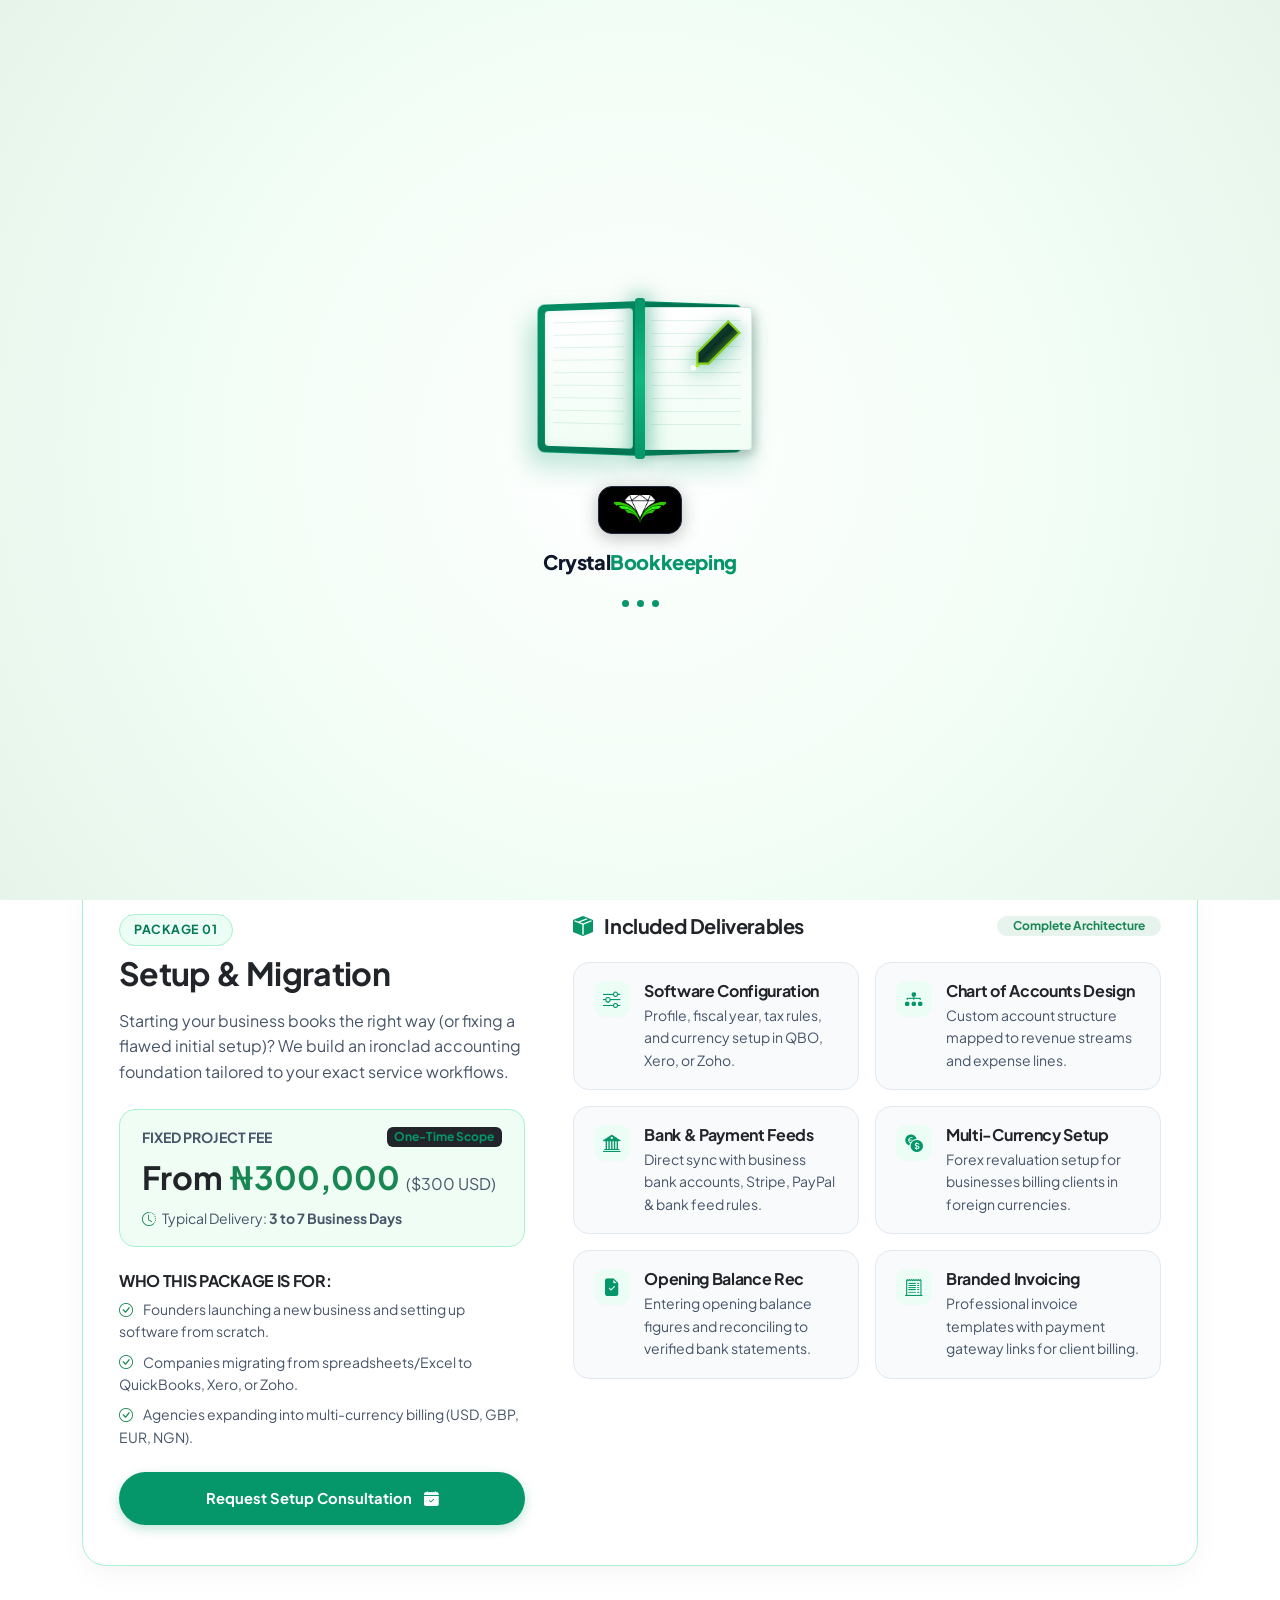
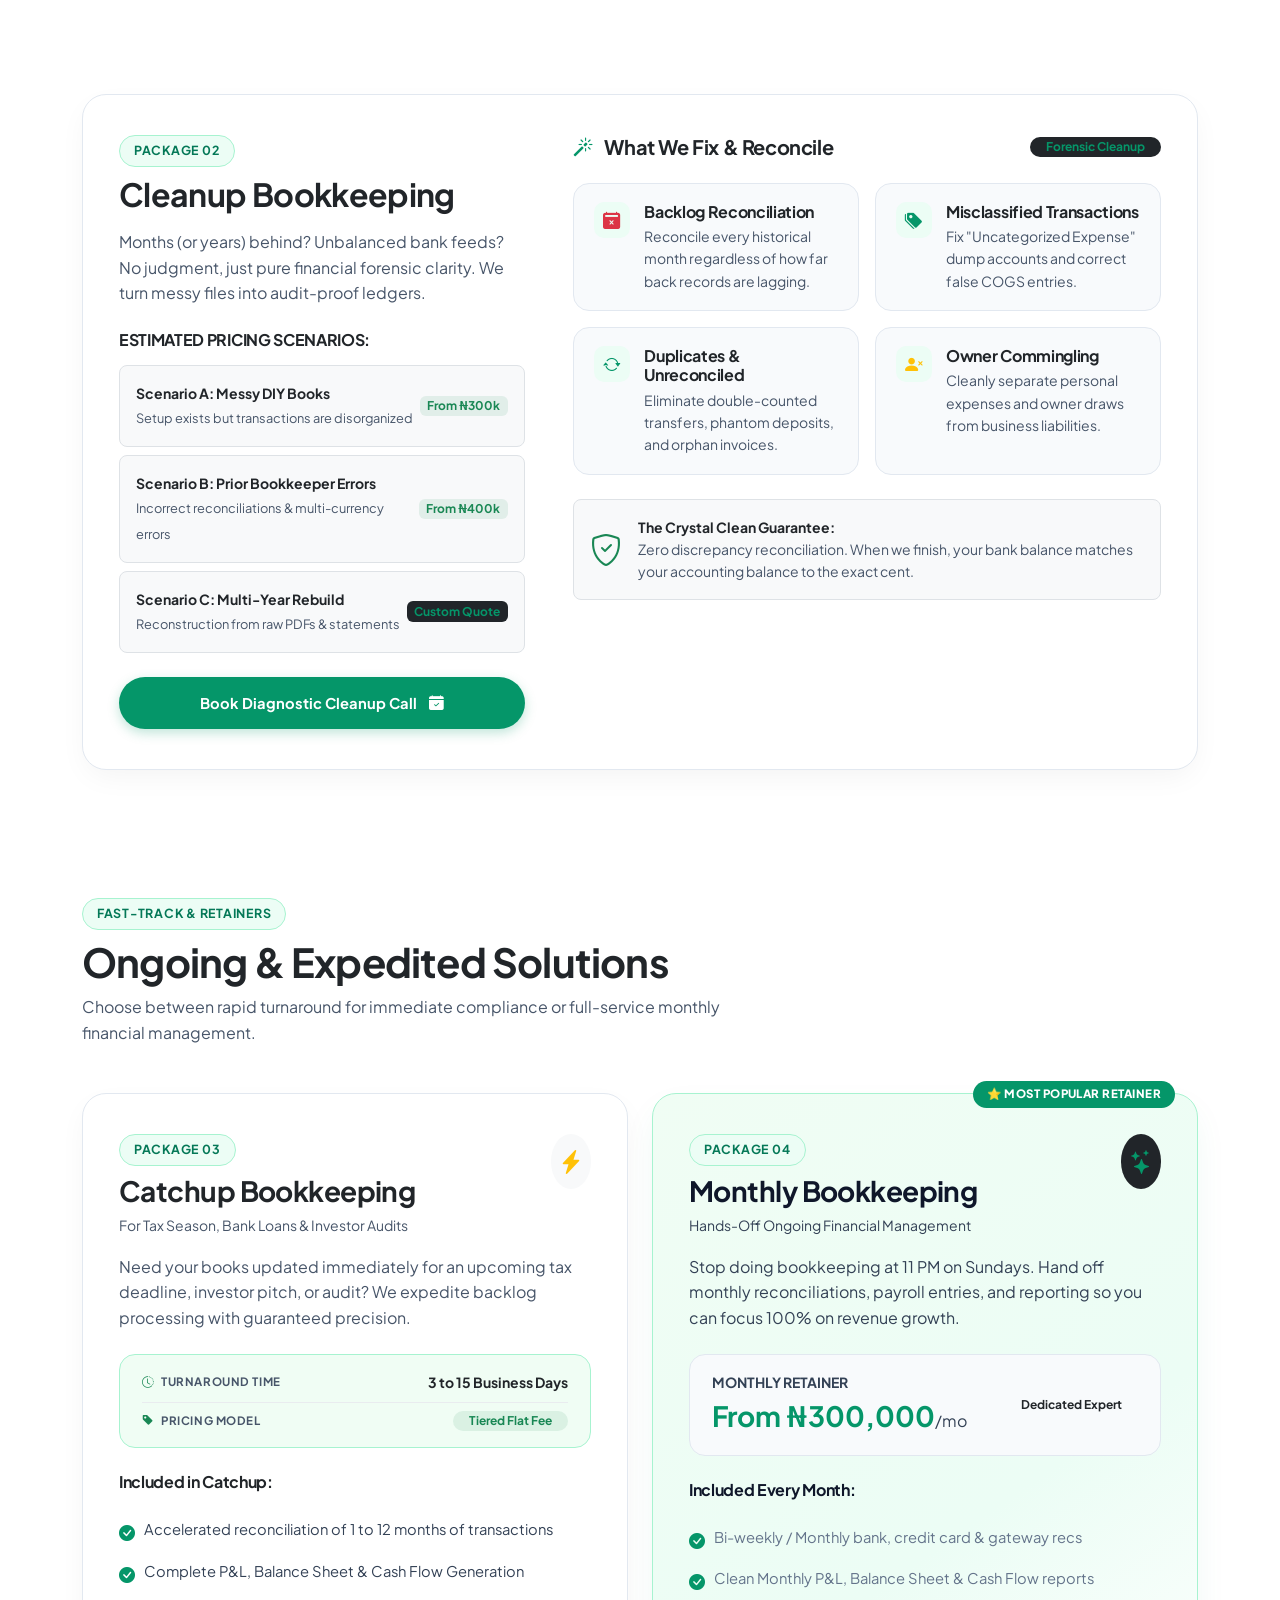
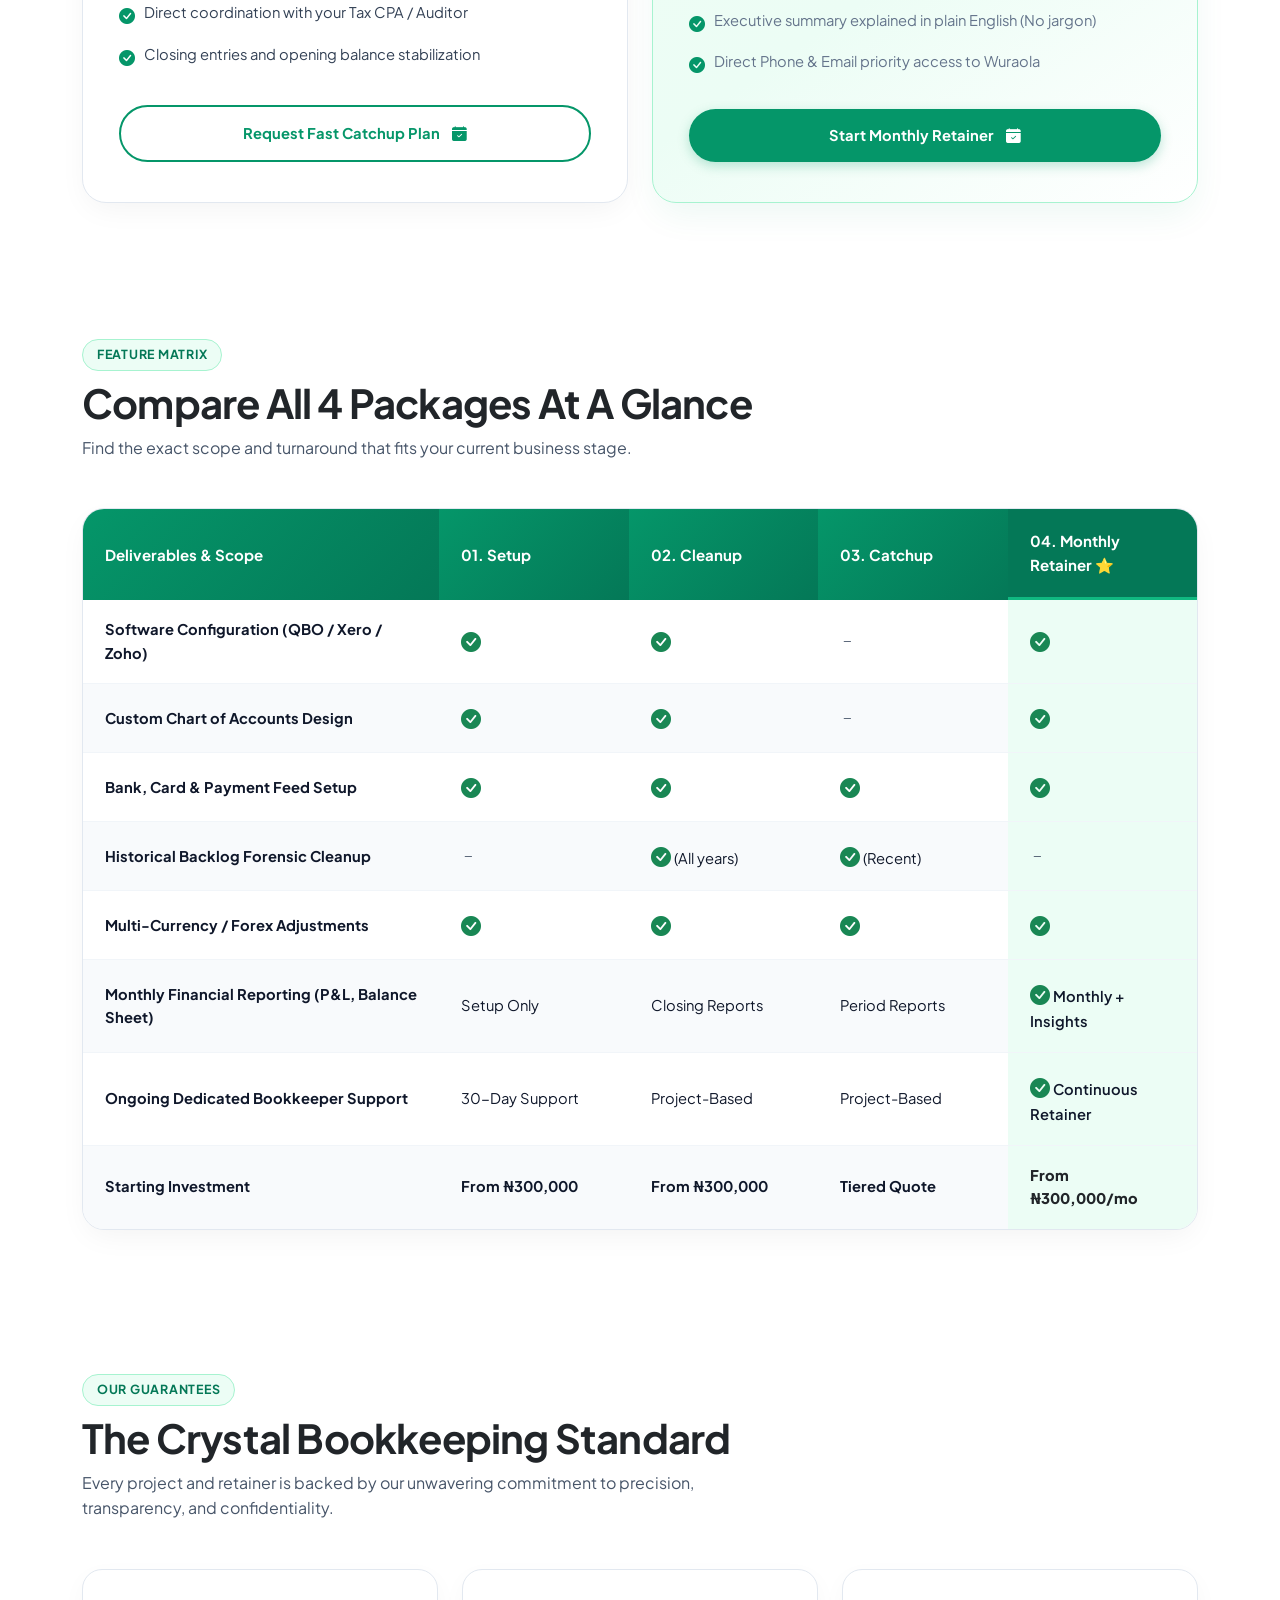
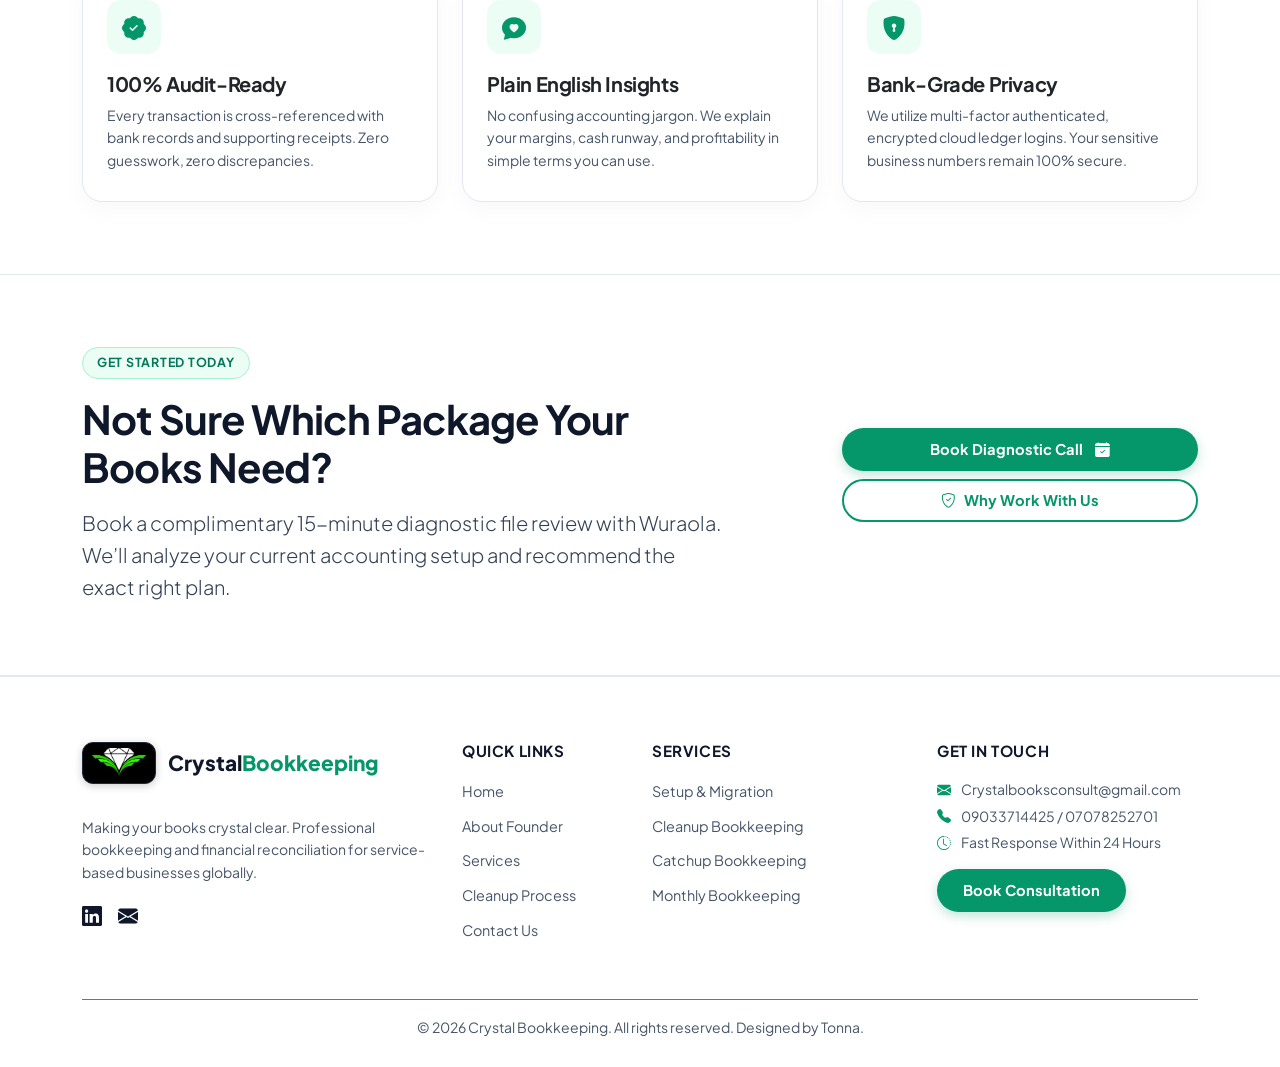
<file: services.html>
<!DOCTYPE html>
<html lang="en">
<head>
  <meta charset="UTF-8">
  <meta name="viewport" content="width=device-width, initial-scale=1.0">
  <title>Bookkeeping Services & Packages | Crystal Bookkeeping</title>
  <meta name="description" content="Transparent, fixed-price bookkeeping services for service businesses: Setup & Migration, Cleanup Bookkeeping, Catchup, and Monthly Bookkeeping retainers.">
  
      <!-- Open Graph / WhatsApp / Facebook / LinkedIn (Absolute URLs for Link Previews) -->
  <meta property="og:type" content="website">
  <meta property="og:url" content="https://crystalbookkeeping.vercel.app/services.html">
  <meta property="og:site_name" content="Crystal Bookkeeping">
  <meta property="og:title" content="Bookkeeping Services & Packages | Crystal Bookkeeping">
  <meta property="og:description" content="Transparent, fixed-price bookkeeping services: Setup & Migration, Forensic Cleanup, Catchup Bookkeeping, and Monthly Retainers for service businesses.">
  <meta property="og:image" content="https://crystalbookkeeping.vercel.app/assets/images/og-preview.jpg">
  <meta property="og:image:secure_url" content="https://crystalbookkeeping.vercel.app/assets/images/og-preview.jpg">
  <meta property="og:image:type" content="image/jpeg">
  <meta property="og:image:width" content="1200">
  <meta property="og:image:height" content="630">
  <meta property="og:image:alt" content="Crystal Bookkeeping Logo & Preview">
  <link rel="image_src" href="https://crystalbookkeeping.vercel.app/assets/images/og-preview.jpg">

  <!-- Twitter / X Card Preview -->
  <meta name="twitter:card" content="summary_large_image">
  <meta name="twitter:url" content="https://crystalbookkeeping.vercel.app/services.html">
  <meta name="twitter:title" content="Bookkeeping Services & Packages | Crystal Bookkeeping">
  <meta name="twitter:description" content="Transparent, fixed-price bookkeeping services: Setup & Migration, Forensic Cleanup, Catchup Bookkeeping, and Monthly Retainers for service businesses.">
  <meta name="twitter:image" content="https://crystalbookkeeping.vercel.app/assets/images/og-preview.jpg">
  <meta name="twitter:image:alt" content="Crystal Bookkeeping Logo & Preview">

  <!-- Favicon Icons -->
  <link rel="icon" type="image/png" sizes="32x32" href="assets/images/favicon-32x32.png">
  <link rel="icon" type="image/png" sizes="16x16" href="assets/images/favicon-16x16.png">
  <link rel="apple-touch-icon" sizes="180x180" href="assets/images/apple-touch-icon.png">
  <link rel="shortcut icon" href="favicon.ico">
  
  <!-- Bootstrap 5 CSS -->
  <link href="https://cdn.jsdelivr.net/npm/bootstrap@5.3.2/dist/css/bootstrap.min.css" rel="stylesheet">
  <!-- Bootstrap Icons -->
  <link href="https://cdn.jsdelivr.net/npm/bootstrap-icons@1.11.2/font/bootstrap-icons.min.css" rel="stylesheet">
  <!-- Custom Theme Stylesheet (Biztop Aesthetic) -->
  <link rel="stylesheet" href="css/style.css">
</head>
<body class="preloader-active">
      <!-- ========== PRELOADER ========== -->
  <div id="crystalPreloader">
    <div class="preloader-stage">
      <!-- 3D Book Container -->
      <div class="preloader-book">
        <!-- Covers & Base Pages -->
        <div class="preloader-book__cover--left">
          <div class="preloader-book__page-content">
            <div class="ledger-lines"></div>
          </div>
        </div>
        <div class="preloader-book__spine"></div>
        <div class="preloader-book__cover--right">
          <div class="preloader-book__page-content">
            <div class="ledger-lines"></div>
            <!-- Drawing Signature Line -->
            <svg class="writing-signature" viewBox="0 0 100 30">
              <path class="signature-path" d="M5,20 Q20,5 35,18 T65,12 T95,15" />
            </svg>
          </div>
        </div>

        <!-- Flipping Pages (Right to Left 3D Flip) -->
        <div class="preloader-book__flipping-page page-1">
          <div class="page-side front">
            <div class="ledger-lines"></div>
          </div>
          <div class="page-side back">
            <div class="ledger-lines"></div>
          </div>
        </div>

        <div class="preloader-book__flipping-page page-2">
          <div class="page-side front">
            <div class="ledger-lines"></div>
          </div>
          <div class="page-side back">
            <div class="ledger-lines"></div>
          </div>
        </div>

        <div class="preloader-book__flipping-page page-3">
          <div class="page-side front">
            <div class="ledger-lines"></div>
          </div>
          <div class="page-side back">
            <div class="ledger-lines"></div>
          </div>
        </div>

        <!-- Animated Writing Pen -->
        <div class="preloader-pen">
          <svg viewBox="0 0 40 40" class="pen-svg">
            <path d="M28,4 L36,12 L14,34 L6,34 L6,26 Z" fill="url(#penGradient)" stroke="#84CC16" stroke-width="1.5" />
            <polygon points="6,34 3,37 8,36" fill="#9EF01A" />
            <circle cx="3" cy="37" r="2" fill="#FFFFFF" class="nib-glow" />
            <defs>
              <linearGradient id="penGradient" x1="0%" y1="0%" x2="100%" y2="100%">
                <stop offset="0%" stop-color="#1B5E42" />
                <stop offset="50%" stop-color="#0B3026" />
                <stop offset="100%" stop-color="#9EF01A" />
              </linearGradient>
            </defs>
          </svg>
        </div>
      </div>
    </div>

    <!-- Logo + brand name -->
    <div class="preloader-logo">
      <span class="brand-logo-badge">
        <img src="assets/images/logo-icon.png" alt="Crystal Bookkeeping">
      </span>
      <div class="preloader-logo__name">Crystal<span>Bookkeeping</span></div>
    </div>

    <!-- Pulsing dots -->
    <div class="preloader-dots">
      <span></span>
      <span></span>
      <span></span>
    </div>

  </div>
  <!-- ========== END PRELOADER ========== -->

  <!-- Sticky Navbar -->
  <nav class="navbar navbar-expand-lg navbar-light main-navbar sticky-top">
    <div class="container">
      <a class="navbar-brand" href="index.html">
        <span class="brand-logo-badge">
          <img src="assets/images/logo-icon.png" alt="Crystal Bookkeeping Logo">
        </span>
        <span>Crystal<span style="color: var(--brand-lime-bright);">Bookkeeping</span></span>
      </a>
      <button class="navbar-toggler" type="button" data-bs-toggle="collapse" data-bs-target="#navbarServices" aria-controls="navbarServices" aria-expanded="false" aria-label="Toggle navigation">
        <span class="navbar-toggler-icon"></span>
      </button>
      <div class="collapse navbar-collapse" id="navbarServices">
        <ul class="navbar-nav mx-auto mb-2 mb-lg-0">
          <li class="nav-item"><a class="nav-link" href="index.html">Home</a></li>
          <li class="nav-item"><a class="nav-link" href="about.html">About Us</a></li>
          <li class="nav-item"><a class="nav-link active" href="services.html">Services & Packages</a></li>
          <li class="nav-item"><a class="nav-link" href="index.html#process">Cleanup Process</a></li>
          <li class="nav-item"><a class="nav-link" href="index.html#why-us">Why Work With Us</a></li>
          <li class="nav-item"><a class="nav-link" href="contact.html">Contact</a></li>
        </ul>
        <a href="https://calendly.com/oluwaloniwura22/30min" target="_blank" rel="noopener noreferrer" class="btn btn-lime">
          Book Appointment <i class="bi bi-calendar-check-fill ms-1"></i>
        </a>
      </div>
    </div>
  </nav>

  <!-- =========================================================================
       HERO HEADER BANNER (Left Aligned Green Gradient)
       ========================================================================= -->
  <section class="services-hero-banner text-white py-5">
    <div class="container py-4">
      <div class="row align-items-center">
        <div class="col-lg-9">
          <div class="badge-pill-lime mb-3">
            <i class="bi bi-patch-check-fill"></i> Certified Bookkeeping Packages
          </div>
          <h1 class="display-4 fw-bold mb-3 text-start">
            Transparent, Fixed-Price Bookkeeping<br>
            <span class="text-lime">Built for Service Businesses</span>
          </h1>
          <p class="lead text-slate mb-4 text-start" style="max-width: 680px;">
            From initial software setup and chart of accounts architecture to deep forensic cleanups and hands-off monthly management — audit-ready books with zero surprise bills.
          </p>

          <!-- Quick Navigation Jump Pills (Left Aligned) -->
          <div class="d-flex flex-wrap gap-2 mb-4">
            <a href="#setup" class="nav-pill-jump"><i class="bi bi-gear-fill"></i> 01. Setup & Migration</a>
            <a href="#cleanup" class="nav-pill-jump"><i class="bi bi-brush-fill"></i> 02. Cleanup Bookkeeping</a>
            <a href="#catchup" class="nav-pill-jump"><i class="bi bi-lightning-charge-fill"></i> 03. Catchup</a>
            <a href="#monthly" class="nav-pill-jump"><i class="bi bi-calendar-check-fill"></i> 04. Monthly Retainer</a>
            <a href="#comparison" class="nav-pill-jump"><i class="bi bi-table"></i> Compare Packages</a>
          </div>

          <!-- Trust Badges Strip (Left Aligned) -->
          <div class="d-flex flex-wrap align-items-center gap-3 pt-3 border-top border-secondary text-slate small">
            <span><i class="bi bi-check-circle-fill text-lime me-1"></i> Intuit QuickBooks Online</span>
            <span>•</span>
            <span><i class="bi bi-check-circle-fill text-lime me-1"></i> Xero Certified Advisor</span>
            <span>•</span>
            <span><i class="bi bi-check-circle-fill text-lime me-1"></i> Zoho Books Specialist</span>
            <span>•</span>
            <span><i class="bi bi-shield-lock-fill text-lime me-1"></i> Bank-Grade Confidentiality</span>
          </div>
        </div>
      </div>
    </div>
  </section>

  <!-- =========================================================================
       PACKAGE 01: Setup and Migration (Left Horizontal Card)
       ========================================================================= -->
  <section class="py-5 bg-white" id="setup">
    <div class="container py-3">
      <div class="service-pkg-card mint-accent">
        <div class="row g-5 align-items-start text-start">
          <div class="col-lg-5">
            <span class="badge-pill-lime mb-2">Package 01</span>
            <h2 class="h2 fw-bold text-dark mb-3">Setup & Migration</h2>
            <p class="text-muted mb-4">
              Starting your business books the right way (or fixing a flawed initial setup)? We build an ironclad accounting foundation tailored to your exact service workflows.
            </p>

            <div class="price-pill-tag mb-4">
              <div class="d-flex justify-content-between align-items-center mb-1">
                <span class="text-uppercase small fw-bold text-muted">Fixed Project Fee</span>
                <span class="badge bg-dark text-lime">One-Time Scope</span>
              </div>
              <div class="fs-2 fw-bold text-dark mb-1">
                From <span class="text-success">₦300,000</span> <span class="fs-6 text-muted fw-normal">($300 USD)</span>
              </div>
              <div class="small text-muted"><i class="bi bi-clock-history text-success me-1"></i> Typical Delivery: <strong>3 to 7 Business Days</strong></div>
            </div>

            <div class="mb-4">
              <h5 class="h6 fw-bold text-uppercase text-dark mb-2">Who This Package Is For:</h5>
              <ul class="list-unstyled small text-muted mb-0">
                <li class="mb-2"><i class="bi bi-check-circle text-success me-2"></i> Founders launching a new business and setting up software from scratch.</li>
                <li class="mb-2"><i class="bi bi-check-circle text-success me-2"></i> Companies migrating from spreadsheets/Excel to QuickBooks, Xero, or Zoho.</li>
                <li><i class="bi bi-check-circle text-success me-2"></i> Agencies expanding into multi-currency billing (USD, GBP, EUR, NGN).</li>
              </ul>
            </div>

            <a href="https://calendly.com/oluwaloniwura22/30min" target="_blank" rel="noopener noreferrer" class="btn btn-lime w-100 justify-content-center py-3">
              Request Setup Consultation <i class="bi bi-calendar-check-fill ms-1"></i>
            </a>
          </div>

          <div class="col-lg-7">
            <div class="d-flex align-items-center justify-content-between mb-4">
              <h3 class="h5 fw-bold text-dark mb-0"><i class="bi bi-box-seam-fill text-lime me-2"></i> Included Deliverables</h3>
              <span class="badge bg-success bg-opacity-10 text-success fw-bold px-3 py-1 rounded-pill">Complete Architecture</span>
            </div>

            <div class="row g-3">
              <div class="col-md-6">
                <div class="deliverable-item">
                  <div class="deliverable-icon-box"><i class="bi bi-sliders"></i></div>
                  <div>
                    <h4 class="h6 fw-bold text-dark mb-1">Software Configuration</h4>
                    <p class="small text-muted mb-0">Profile, fiscal year, tax rules, and currency setup in QBO, Xero, or Zoho.</p>
                  </div>
                </div>
              </div>

              <div class="col-md-6">
                <div class="deliverable-item">
                  <div class="deliverable-icon-box"><i class="bi bi-diagram-3-fill"></i></div>
                  <div>
                    <h4 class="h6 fw-bold text-dark mb-1">Chart of Accounts Design</h4>
                    <p class="small text-muted mb-0">Custom account structure mapped to revenue streams and expense lines.</p>
                  </div>
                </div>
              </div>

              <div class="col-md-6">
                <div class="deliverable-item">
                  <div class="deliverable-icon-box"><i class="bi bi-bank2"></i></div>
                  <div>
                    <h4 class="h6 fw-bold text-dark mb-1">Bank & Payment Feeds</h4>
                    <p class="small text-muted mb-0">Direct sync with business bank accounts, Stripe, PayPal & bank feed rules.</p>
                  </div>
                </div>
              </div>

              <div class="col-md-6">
                <div class="deliverable-item">
                  <div class="deliverable-icon-box"><i class="bi bi-currency-exchange"></i></div>
                  <div>
                    <h4 class="h6 fw-bold text-dark mb-1">Multi-Currency Setup</h4>
                    <p class="small text-muted mb-0">Forex revaluation setup for businesses billing clients in foreign currencies.</p>
                  </div>
                </div>
              </div>

              <div class="col-md-6">
                <div class="deliverable-item">
                  <div class="deliverable-icon-box"><i class="bi bi-file-earmark-check-fill"></i></div>
                  <div>
                    <h4 class="h6 fw-bold text-dark mb-1">Opening Balance Rec</h4>
                    <p class="small text-muted mb-0">Entering opening balance figures and reconciling to verified bank statements.</p>
                  </div>
                </div>
              </div>

              <div class="col-md-6">
                <div class="deliverable-item">
                  <div class="deliverable-icon-box"><i class="bi bi-receipt-cutoff"></i></div>
                  <div>
                    <h4 class="h6 fw-bold text-dark mb-1">Branded Invoicing</h4>
                    <p class="small text-muted mb-0">Professional invoice templates with payment gateway links for client billing.</p>
                  </div>
                </div>
              </div>
            </div>
          </div>
        </div>
      </div>
    </div>
  </section>

  <!-- =========================================================================
       PACKAGE 02: Cleanup Bookkeeping (Left Horizontal Card)
       ========================================================================= -->
  <section class="py-5" style="background-color: var(--bg-cream);" id="cleanup">
    <div class="container py-3">
      <div class="service-pkg-card">
        <div class="row g-5 align-items-start text-start">
          <div class="col-lg-5">
            <span class="badge-pill-lime mb-2">Package 02</span>
            <h2 class="h2 fw-bold text-dark mb-3">Cleanup Bookkeeping</h2>
            <p class="text-muted mb-4">
              Months (or years) behind? Unbalanced bank feeds? No judgment, just pure financial forensic clarity. We turn messy files into audit-proof ledgers.
            </p>

            <h5 class="h6 fw-bold text-uppercase text-dark mb-3">Estimated Pricing Scenarios:</h5>

            <!-- Scenario A -->
            <div class="p-3 rounded-3 bg-light border mb-2">
              <div class="d-flex justify-content-between align-items-center">
                <div>
                  <strong class="d-block text-dark small">Scenario A: Messy DIY Books</strong>
                  <span class="text-muted" style="font-size: 0.8rem;">Setup exists but transactions are disorganized</span>
                </div>
                <span class="badge bg-success bg-opacity-10 text-success fw-bold">From ₦300k</span>
              </div>
            </div>

            <!-- Scenario B -->
            <div class="p-3 rounded-3 bg-light border mb-2">
              <div class="d-flex justify-content-between align-items-center">
                <div>
                  <strong class="d-block text-dark small">Scenario B: Prior Bookkeeper Errors</strong>
                  <span class="text-muted" style="font-size: 0.8rem;">Incorrect reconciliations & multi-currency errors</span>
                </div>
                <span class="badge bg-success bg-opacity-10 text-success fw-bold">From ₦400k</span>
              </div>
            </div>

            <!-- Scenario C -->
            <div class="p-3 rounded-3 bg-light border mb-4">
              <div class="d-flex justify-content-between align-items-center">
                <div>
                  <strong class="d-block text-dark small">Scenario C: Multi-Year Rebuild</strong>
                  <span class="text-muted" style="font-size: 0.8rem;">Reconstruction from raw PDFs & statements</span>
                </div>
                <span class="badge bg-dark text-lime fw-bold">Custom Quote</span>
              </div>
            </div>

            <a href="https://calendly.com/oluwaloniwura22/30min" target="_blank" rel="noopener noreferrer" class="btn btn-lime w-100 justify-content-center py-3">
              Book Diagnostic Cleanup Call <i class="bi bi-calendar-check-fill ms-1"></i>
            </a>
          </div>

          <div class="col-lg-7">
            <div class="d-flex align-items-center justify-content-between mb-4">
              <h3 class="h5 fw-bold text-dark mb-0"><i class="bi bi-magic text-lime me-2"></i> What We Fix & Reconcile</h3>
              <span class="badge bg-dark text-lime fw-bold px-3 py-1 rounded-pill">Forensic Cleanup</span>
            </div>

            <div class="row g-3 mb-4">
              <div class="col-md-6">
                <div class="deliverable-item">
                  <div class="deliverable-icon-box"><i class="bi bi-calendar2-x-fill text-danger"></i></div>
                  <div>
                    <h4 class="h6 fw-bold text-dark mb-1">Backlog Reconciliation</h4>
                    <p class="small text-muted mb-0">Reconcile every historical month regardless of how far back records are lagging.</p>
                  </div>
                </div>
              </div>

              <div class="col-md-6">
                <div class="deliverable-item">
                  <div class="deliverable-icon-box"><i class="bi bi-tags-fill"></i></div>
                  <div>
                    <h4 class="h6 fw-bold text-dark mb-1">Misclassified Transactions</h4>
                    <p class="small text-muted mb-0">Fix "Uncategorized Expense" dump accounts and correct false COGS entries.</p>
                  </div>
                </div>
              </div>

              <div class="col-md-6">
                <div class="deliverable-item">
                  <div class="deliverable-icon-box"><i class="bi bi-arrow-repeat"></i></div>
                  <div>
                    <h4 class="h6 fw-bold text-dark mb-1">Duplicates & Unreconciled</h4>
                    <p class="small text-muted mb-0">Eliminate double-counted transfers, phantom deposits, and orphan invoices.</p>
                  </div>
                </div>
              </div>

              <div class="col-md-6">
                <div class="deliverable-item">
                  <div class="deliverable-icon-box"><i class="bi bi-person-x-fill text-warning"></i></div>
                  <div>
                    <h4 class="h6 fw-bold text-dark mb-1">Owner Commingling</h4>
                    <p class="small text-muted mb-0">Cleanly separate personal expenses and owner draws from business liabilities.</p>
                  </div>
                </div>
              </div>
            </div>

            <div class="p-3 rounded-3 bg-light border d-flex align-items-center gap-3">
              <i class="bi bi-shield-check fs-2 text-success"></i>
              <div class="small">
                <strong class="d-block text-dark">The Crystal Clean Guarantee:</strong>
                <span class="text-muted">Zero discrepancy reconciliation. When we finish, your bank balance matches your accounting balance to the exact cent.</span>
              </div>
            </div>
          </div>
        </div>
      </div>
    </div>
  </section>

  <!-- =========================================================================
       PACKAGE 03 & 04: Catchup & Monthly Retainer (Side by Side)
       ========================================================================= -->
  <section class="py-5 bg-white">
    <div class="container py-3">
      <div class="text-start mb-5">
        <span class="badge-pill-lime mb-2">Fast-Track & Retainers</span>
        <h2 class="display-6 fw-bold text-dark mb-2">Ongoing & Expedited Solutions</h2>
        <p class="text-muted" style="max-width: 650px;">Choose between rapid turnaround for immediate compliance or full-service monthly financial management.</p>
      </div>

      <div class="row g-4 align-items-stretch text-start">
        <!-- Package 03: Catchup Bookkeeping -->
        <div class="col-lg-6" id="catchup">
          <div class="service-pkg-card h-100 d-flex flex-column justify-content-between">
            <div>
              <div class="d-flex justify-content-between align-items-start mb-3">
                <div>
                  <span class="badge-pill-lime mb-2">Package 03</span>
                  <h3 class="h3 fw-bold text-dark mb-1">Catchup Bookkeeping</h3>
                  <span class="text-muted small">For Tax Season, Bank Loans & Investor Audits</span>
                </div>
                <div class="bg-light p-2 rounded-circle"><i class="bi bi-lightning-charge-fill text-warning fs-4"></i></div>
              </div>

              <p class="text-muted mb-4">
                Need your books updated immediately for an upcoming tax deadline, investor pitch, or audit? We expedite backlog processing with guaranteed precision.
              </p>

              <div class="price-pill-tag mb-4">
                <div class="d-flex justify-content-between align-items-center mb-2 pb-2 border-bottom border-light-subtle">
                  <span class="small text-muted text-uppercase fw-bold" style="font-size: 0.72rem; letter-spacing: 0.05em;">
                    <i class="bi bi-clock-history text-success me-1"></i> Turnaround Time
                  </span>
                  <strong class="text-dark small">3 to 15 Business Days</strong>
                </div>
                <div class="d-flex justify-content-between align-items-center">
                  <span class="small text-muted text-uppercase fw-bold" style="font-size: 0.72rem; letter-spacing: 0.05em;">
                    <i class="bi bi-tag-fill text-success me-1"></i> Pricing Model
                  </span>
                  <span class="badge bg-success bg-opacity-10 text-success fw-bold px-3 py-1 rounded-pill">Tiered Flat Fee</span>
                </div>
              </div>

              <h5 class="h6 fw-bold text-dark mb-3">Included in Catchup:</h5>
              <ul class="deliverable-list mb-4">
                <li><i class="bi bi-check-circle-fill"></i> Accelerated reconciliation of 1 to 12 months of transactions</li>
                <li><i class="bi bi-check-circle-fill"></i> Complete P&L, Balance Sheet & Cash Flow Generation</li>
                <li><i class="bi bi-check-circle-fill"></i> Direct coordination with your Tax CPA / Auditor</li>
                <li><i class="bi bi-check-circle-fill"></i> Closing entries and opening balance stabilization</li>
              </ul>
            </div>

            <a href="https://calendly.com/oluwaloniwura22/30min" target="_blank" rel="noopener noreferrer" class="btn btn-lime-outline w-100 justify-content-center py-3">
              Request Fast Catchup Plan <i class="bi bi-calendar-check-fill ms-1"></i>
            </a>
          </div>
        </div>

        <!-- Package 04: Monthly Bookkeeping (Featured Dark Green Gradient) -->
        <div class="col-lg-6" id="monthly">
          <div class="service-pkg-card gradient-dark h-100 d-flex flex-column justify-content-between position-relative">
            <span class="featured-ribbon">⭐ Most Popular Retainer</span>

            <div>
              <div class="d-flex justify-content-between align-items-start mb-3">
                <div>
                  <span class="badge-pill-lime mb-2">Package 04</span>
                  <h3 class="h3 fw-bold text-white mb-1">Monthly Bookkeeping</h3>
                  <span class="text-slate small">Hands-Off Ongoing Financial Management</span>
                </div>
                <div class="bg-dark p-2 rounded-circle"><i class="bi bi-stars text-lime fs-4"></i></div>
              </div>

              <p class="text-slate mb-4">
                Stop doing bookkeeping at 11 PM on Sundays. Hand off monthly reconciliations, payroll entries, and reporting so you can focus 100% on revenue growth.
              </p>

              <div class="price-pill-tag dark-tag mb-4">
                <div class="d-flex justify-content-between align-items-center">
                  <div>
                    <span class="small text-slate d-block fw-bold text-uppercase">Monthly Retainer</span>
                    <strong class="text-lime fs-3">From ₦300,000<span class="fs-6 text-slate fw-normal">/mo</span></strong>
                  </div>
                  <span class="badge bg-lime text-dark fw-bold px-3 py-2 rounded-pill">Dedicated Expert</span>
                </div>
              </div>

              <h5 class="h6 fw-bold text-white mb-3">Included Every Month:</h5>
              <ul class="deliverable-list mb-4">
                <li class="text-light"><i class="bi bi-check-circle-fill text-lime"></i> Bi-weekly / Monthly bank, credit card & gateway recs</li>
                <li class="text-light"><i class="bi bi-check-circle-fill text-lime"></i> Clean Monthly P&L, Balance Sheet & Cash Flow reports</li>
                <li class="text-light"><i class="bi bi-check-circle-fill text-lime"></i> Executive summary explained in plain English (No jargon)</li>
                <li class="text-light"><i class="bi bi-check-circle-fill text-lime"></i> Direct Phone & Email priority access to Wuraola</li>
              </ul>
            </div>

            <a href="https://calendly.com/oluwaloniwura22/30min" target="_blank" rel="noopener noreferrer" class="btn btn-lime w-100 justify-content-center py-3">
              Start Monthly Retainer <i class="bi bi-calendar-check-fill ms-1"></i>
            </a>
          </div>
        </div>
      </div>
    </div>
  </section>

  <!-- =========================================================================
       PACKAGE COMPARISON MATRIX (Left Aligned Table)
       ========================================================================= -->
  <section class="py-5" style="background-color: var(--bg-cream);" id="comparison">
    <div class="container py-4">
      <div class="text-start mb-5">
        <span class="badge-pill-lime mb-2">Feature Matrix</span>
        <h2 class="display-6 fw-bold text-dark mb-2">Compare All 4 Packages At A Glance</h2>
        <p class="text-muted" style="max-width: 650px;">Find the exact scope and turnaround that fits your current business stage.</p>
      </div>

      <div class="comparison-table-wrapper table-responsive">
        <table class="comparison-table">
          <thead>
            <tr>
              <th style="width: 32%;">Deliverables & Scope</th>
              <th style="width: 17%;">01. Setup</th>
              <th style="width: 17%;">02. Cleanup</th>
              <th style="width: 17%;">03. Catchup</th>
              <th style="width: 17%;" class="highlight-col">04. Monthly Retainer ⭐</th>
            </tr>
          </thead>
          <tbody>
            <tr>
              <td><strong>Software Configuration (QBO / Xero / Zoho)</strong></td>
              <td><i class="bi bi-check-circle-fill text-success fs-5"></i></td>
              <td><i class="bi bi-check-circle-fill text-success fs-5"></i></td>
              <td><i class="bi bi-dash text-muted"></i></td>
              <td class="highlight-col"><i class="bi bi-check-circle-fill text-success fs-5"></i></td>
            </tr>
            <tr>
              <td><strong>Custom Chart of Accounts Design</strong></td>
              <td><i class="bi bi-check-circle-fill text-success fs-5"></i></td>
              <td><i class="bi bi-check-circle-fill text-success fs-5"></i></td>
              <td><i class="bi bi-dash text-muted"></i></td>
              <td class="highlight-col"><i class="bi bi-check-circle-fill text-success fs-5"></i></td>
            </tr>
            <tr>
              <td><strong>Bank, Card & Payment Feed Setup</strong></td>
              <td><i class="bi bi-check-circle-fill text-success fs-5"></i></td>
              <td><i class="bi bi-check-circle-fill text-success fs-5"></i></td>
              <td><i class="bi bi-check-circle-fill text-success fs-5"></i></td>
              <td class="highlight-col"><i class="bi bi-check-circle-fill text-success fs-5"></i></td>
            </tr>
            <tr>
              <td><strong>Historical Backlog Forensic Cleanup</strong></td>
              <td><i class="bi bi-dash text-muted"></i></td>
              <td><i class="bi bi-check-circle-fill text-success fs-5"></i> (All years)</td>
              <td><i class="bi bi-check-circle-fill text-success fs-5"></i> (Recent)</td>
              <td class="highlight-col"><i class="bi bi-dash text-muted"></i></td>
            </tr>
            <tr>
              <td><strong>Multi-Currency / Forex Adjustments</strong></td>
              <td><i class="bi bi-check-circle-fill text-success fs-5"></i></td>
              <td><i class="bi bi-check-circle-fill text-success fs-5"></i></td>
              <td><i class="bi bi-check-circle-fill text-success fs-5"></i></td>
              <td class="highlight-col"><i class="bi bi-check-circle-fill text-success fs-5"></i></td>
            </tr>
            <tr>
              <td><strong>Monthly Financial Reporting (P&L, Balance Sheet)</strong></td>
              <td>Setup Only</td>
              <td>Closing Reports</td>
              <td>Period Reports</td>
              <td class="highlight-col"><i class="bi bi-check-circle-fill text-success fs-5"></i> Monthly + Insights</td>
            </tr>
            <tr>
              <td><strong>Ongoing Dedicated Bookkeeper Support</strong></td>
              <td>30-Day Support</td>
              <td>Project-Based</td>
              <td>Project-Based</td>
              <td class="highlight-col"><i class="bi bi-check-circle-fill text-success fs-5"></i> Continuous Retainer</td>
            </tr>
            <tr>
              <td><strong>Starting Investment</strong></td>
              <td><strong>From ₦300,000</strong></td>
              <td><strong>From ₦300,000</strong></td>
              <td><strong>Tiered Quote</strong></td>
              <td class="highlight-col"><strong class="text-dark">From ₦300,000/mo</strong></td>
            </tr>
          </tbody>
        </table>
      </div>
    </div>
  </section>

  <!-- =========================================================================
       THE CRYSTAL STANDARD / VALUE GUARANTEES (Left Aligned)
       ========================================================================= -->
  <section class="py-5 bg-white">
    <div class="container py-4">
      <div class="text-start mb-5">
        <span class="badge-pill-lime mb-2">Our Guarantees</span>
        <h2 class="display-6 fw-bold text-dark mb-2">The Crystal Bookkeeping Standard</h2>
        <p class="text-muted" style="max-width: 650px;">Every project and retainer is backed by our unwavering commitment to precision, transparency, and confidentiality.</p>
      </div>

      <div class="row g-4 text-start">
        <div class="col-md-4">
          <div class="guarantee-card">
            <div class="guarantee-icon"><i class="bi bi-patch-check-fill"></i></div>
            <h3 class="h5 fw-bold text-dark mb-2">100% Audit-Ready</h3>
            <p class="small text-muted mb-0">Every transaction is cross-referenced with bank records and supporting receipts. Zero guesswork, zero discrepancies.</p>
          </div>
        </div>

        <div class="col-md-4">
          <div class="guarantee-card">
            <div class="guarantee-icon"><i class="bi bi-chat-heart-fill"></i></div>
            <h3 class="h5 fw-bold text-dark mb-2">Plain English Insights</h3>
            <p class="small text-muted mb-0">No confusing accounting jargon. We explain your margins, cash runway, and profitability in simple terms you can use.</p>
          </div>
        </div>

        <div class="col-md-4">
          <div class="guarantee-card">
            <div class="guarantee-icon"><i class="bi bi-shield-lock-fill"></i></div>
            <h3 class="h5 fw-bold text-dark mb-2">Bank-Grade Privacy</h3>
            <p class="small text-muted mb-0">We utilize multi-factor authenticated, encrypted cloud ledger logins. Your sensitive business numbers remain 100% secure.</p>
          </div>
        </div>
      </div>
    </div>
  </section>

  <!-- =========================================================================
       BOTTOM CTA BANNER (Left Aligned Green Gradient)
       ========================================================================= -->
  <section class="py-5 text-white" style="background: var(--bg-dark-forest); border-top: 1px solid var(--border-light);">
    <div class="container py-4">
      <div class="row align-items-center justify-content-between g-4">
        <div class="col-lg-7 text-start">
          <span class="badge-pill-lime mb-3">Get Started Today</span>
          <h2 class="display-6 fw-bold text-white mb-3">Not Sure Which Package Your Books Need?</h2>
          <p class="lead text-slate mb-0">
            Book a complimentary 15-minute diagnostic file review with Wuraola. We’ll analyze your current accounting setup and recommend the exact right plan.
          </p>
        </div>
        <div class="col-lg-4 text-start text-lg-end">
          <a href="https://calendly.com/oluwaloniwura22/30min" target="_blank" rel="noopener noreferrer" class="btn btn-lime btn-lg w-100 mb-2 justify-content-center">
            Book Diagnostic Call <i class="bi bi-calendar-check-fill ms-1"></i>
          </a>
          <a href="index.html#why-us" class="btn btn-lime-outline w-100 justify-content-center">
            <i class="bi bi-shield-check"></i> Why Work With Us
          </a>
        </div>
      </div>
    </div>
  </section>

  <!-- =========================================================================
       FOOTER
       ========================================================================= -->
  <footer class="site-footer">
    <div class="container">
      <div class="row g-4 mb-5">
        <div class="col-lg-4 text-start">
          <a class="navbar-brand mb-3" href="index.html">
            <span class="brand-logo-badge">
              <img src="assets/images/logo-icon.png" alt="Crystal Bookkeeping Logo">
            </span>
            <span>Crystal<span style="color: var(--brand-lime-bright);">Bookkeeping</span></span>
          </a>
          <p class="small text-slate mt-3">
            Making your books crystal clear. Professional bookkeeping and financial reconciliation for service-based businesses globally.
          </p>
          <div class="d-flex gap-3 fs-5">
            <a href="https://www.linkedin.com/in/wuraola-oluwalana" target="_blank" class="text-white"><i class="bi bi-linkedin"></i></a>
            <a href="mailto:Crystalbooksconsult@gmail.com" class="text-white"><i class="bi bi-envelope-fill"></i></a>
          </div>
        </div>

        <div class="col-lg-2 col-6 text-start">
          <h5>Quick Links</h5>
          <ul class="footer-links">
            <li><a href="index.html">Home</a></li>
            <li><a href="about.html">About Founder</a></li>
            <li><a href="services.html">Services</a></li>
            <li><a href="index.html#process">Cleanup Process</a></li>
            <li><a href="contact.html">Contact Us</a></li>
          </ul>
        </div>

        <div class="col-lg-3 col-6 text-start">
          <h5>Services</h5>
          <ul class="footer-links">
            <li><a href="services.html#setup">Setup & Migration</a></li>
            <li><a href="services.html#cleanup">Cleanup Bookkeeping</a></li>
            <li><a href="services.html#catchup">Catchup Bookkeeping</a></li>
            <li><a href="services.html#monthly">Monthly Bookkeeping</a></li>
          </ul>
        </div>

        <div class="col-lg-3 text-start">
          <h5>Get In Touch</h5>
          <p class="small text-slate mb-1"><i class="bi bi-envelope-fill text-lime me-2"></i> Crystalbooksconsult@gmail.com</p>
          <p class="small text-slate mb-1"><i class="bi bi-telephone-fill text-lime me-2"></i> 09033714425 / 07078252701</p>
          <p class="small text-slate mb-3"><i class="bi bi-clock-history text-lime me-2"></i> Fast Response Within 24 Hours</p>
          <a href="https://calendly.com/oluwaloniwura22/30min" target="_blank" rel="noopener noreferrer" class="btn btn-lime btn-sm">Book Consultation</a>
        </div>
      </div>

      <div class="border-top border-secondary pt-3 text-center small text-muted">
        &copy; 2026 Crystal Bookkeeping. All rights reserved. Designed by Tonna.
      </div>
    </div>
  </footer>

  <!-- Booking Modal (Calendly Direct Booking Card) -->
  <div class="modal fade" id="bookingModal" tabindex="-1" aria-labelledby="bookingModalLabel" aria-hidden="true">
    <div class="modal-dialog modal-dialog-centered modal-lg">
      <div class="modal-content rounded-4 border-0 shadow-lg">
        <div class="modal-header bg-white border-bottom p-4">
          <h5 class="modal-title h5 fw-bold text-dark mb-0" id="bookingModalLabel">
            📅 Book 1-on-1 Consultation with <span class="text-lime">Wuraola</span>
          </h5>
          <button type="button" class="btn-close" data-bs-dismiss="modal" aria-label="Close"></button>
        </div>
        <div class="modal-body p-4 text-center">
          <div class="p-4 rounded-4 mb-4" style="background: #F0FDF4; border: 1px solid #A7F3D0;">
            <div class="d-inline-flex align-items-center justify-content-center bg-white rounded-circle shadow-sm mb-3" style="width: 60px; height: 60px; color: #059669;">
              <i class="bi bi-calendar2-check-fill fs-3"></i>
            </div>
            <h3 class="h4 fw-bold text-dark mb-2">30-Minute Financial & Bookkeeping Discovery Call</h3>
            <p class="text-muted max-w-700 mx-auto mb-0" style="font-size: 0.95rem;">
              Select a convenient date and time directly on Wuraola’s official Calendly calendar to discuss your accounting setup, historical cleanup, or monthly retainer needs.
            </p>
          </div>

          <div class="d-grid gap-3 max-w-700 mx-auto mb-3">
            <a href="https://calendly.com/oluwaloniwura22/30min" target="_blank" rel="noopener noreferrer" class="btn btn-lime btn-lg py-3 fw-bold justify-content-center fs-6">
              Open Calendly Booking Calendar <i class="bi bi-box-arrow-up-right ms-2"></i>
            </a>
          </div>

          <div class="row g-3 text-start mt-2 pt-3 border-top">
            <div class="col-md-6">
              <div class="d-flex align-items-center gap-2 text-muted small">
                <i class="bi bi-check-circle-fill text-success"></i> Free 30-minute initial file assessment
              </div>
              <div class="d-flex align-items-center gap-2 text-muted small mt-2">
                <i class="bi bi-check-circle-fill text-success"></i> Fixed quote recommendation & next steps
              </div>
            </div>
            <div class="col-md-6">
              <div class="d-flex align-items-center gap-2 text-muted small">
                <i class="bi bi-telephone-fill text-success"></i> Direct Phone: <a href="tel:+2349033714425" class="fw-bold text-success text-decoration-none">+234 903 371 4425</a>
              </div>
              <div class="d-flex align-items-center gap-2 text-muted small mt-2">
                <i class="bi bi-envelope-fill text-success"></i> Email: <a href="mailto:Crystalbooksconsult@gmail.com" class="fw-bold text-success text-decoration-none">Crystalbooksconsult@gmail.com</a>
              </div>
            </div>
          </div>
        </div>
      </div>
    </div>
  </div>

  <!-- Bootstrap 5 JS Bundle -->
  <script src="https://cdn.jsdelivr.net/npm/bootstrap@5.3.2/dist/js/bootstrap.bundle.min.js"></script>
  <!-- Main Interactive JS -->
  <script src="js/main.js"></script>
  <script src="js/preloader.js"></script>
  <script src="js/scroll-reveal.js"></script>
</body>
</html>
</file>
<file: css/style.css>
/* ==========================================================================
   Crystal Bookkeeping - Custom Bootstrap 5 Theme Extension
   
   ==========================================================================
   VERSION TOGGLE INSTRUCTIONS:
   - VERSION 1: Deep Forest Green & Vibrant Lime Accent (Biztop Theme) [COMMENTED OUT BELOW]
   - VERSION 2: White Background, Emerald Green Buttons (#059669) & Black Texts [ACTIVE BELOW]
   
   To switch back to Version 1, uncomment the VERSION 1 block and comment out VERSION 2.
   ========================================================================== */

/* ==========================================================================
   VERSION 1: BIZTOP THEME (Deep Forest Green & Vibrant Lime Accent) [COMMENTED OUT]
   Uncomment this block and comment out Version 2 below if you need to switch back.
   ========================================================================== */
/*
@import url('https://fonts.googleapis.com/css2?family=Plus+Jakarta+Sans:ital,wght@0,400;0,500;0,600;0,700;0,800;1,400&display=swap');

/* PRELOADER — 3D Cascading Flipping Book & Pen Writing Animation * /
body.preloader-active { overflow: hidden; }

#crystalPreloader {
  position: fixed; inset: 0; z-index: 99999;
  background: radial-gradient(circle at center, #0B3026 0%, #061F18 65%, #020E0A 100%);
  display: flex; align-items: center; justify-content: center; flex-direction: column; gap: 22px;
}
.preloader-stage { position: relative; width: 280px; height: 170px; display: flex; align-items: center; justify-content: center; }
.preloader-book { position: relative; width: 240px; height: 155px; perspective: 1000px; perspective-origin: 50% 50%; transform-style: preserve-3d; }
.preloader-book__cover--left {
  position: absolute; top: 0; left: 0; width: 50%; height: 100%;
  background: linear-gradient(145deg, #1B5E42 0%, #0B3026 100%);
  border-radius: 8px 0 0 8px; transform-origin: right center; transform: rotateY(-26deg);
  border: 1.5px solid rgba(158,240,26,0.35); border-right: none;
  box-shadow: -12px 14px 28px rgba(0,0,0,0.6), inset -6px 0 16px rgba(0,0,0,0.35); z-index: 1;
}
.preloader-book__cover--right {
  position: absolute; top: 0; right: 0; width: 50%; height: 100%;
  background: linear-gradient(35deg, #1B5E42 0%, #0B3026 100%);
  border-radius: 0 8px 8px 0; transform-origin: left center; transform: rotateY(26deg);
  border: 1.5px solid rgba(158,240,26,0.35); border-left: none;
  box-shadow: 12px 14px 28px rgba(0,0,0,0.6), inset 6px 0 16px rgba(0,0,0,0.35); z-index: 1;
}
.preloader-book__page-content { position: absolute; inset: 6px 8px; background: linear-gradient(180deg, #FFFFFF 0%, #EDF6EE 100%); border-radius: 4px; box-shadow: inset 0 0 10px rgba(11,48,38,0.12); overflow: hidden; }
.ledger-lines { position: absolute; inset: 12px 10px; background: repeating-linear-gradient(to bottom, rgba(11, 48, 38, 0.16) 0px, rgba(11, 48, 38, 0.16) 1px, transparent 1px, transparent 13px); }
.preloader-book__spine { position: absolute; top: -3px; left: 50%; transform: translateX(-50%); width: 10px; height: calc(100% + 6px); background: linear-gradient(to bottom, #9EF01A 0%, #4ade80 50%, #9EF01A 100%); border-radius: 3px; box-shadow: 0 0 24px 6px rgba(158,240,26,0.75); z-index: 15; }
.preloader-book__flipping-page { position: absolute; top: 6px; left: 50%; width: calc(50% - 8px); height: calc(100% - 12px); transform-origin: left center; transform-style: preserve-3d; z-index: 8; border-radius: 0 4px 4px 0; }
.page-side { position: absolute; inset: 0; background: linear-gradient(180deg, #FFFFFF 0%, #F4FAF5 100%); border-radius: 0 4px 4px 0; backface-visibility: hidden; border: 1px solid rgba(11, 48, 38, 0.12); box-shadow: 2px 4px 12px rgba(0,0,0,0.18); overflow: hidden; }
.page-side.back { transform: rotateY(180deg); border-radius: 4px 0 0 4px; background: linear-gradient(180deg, #F8FAF7 0%, #EDF6EE 100%); }
.preloader-book__flipping-page.page-1 { animation: flipPageCascade 2.2s 0.3s cubic-bezier(0.45, 0, 0.25, 1) infinite; }
.preloader-book__flipping-page.page-2 { animation: flipPageCascade 2.2s 0.9s cubic-bezier(0.45, 0, 0.25, 1) infinite; }
.preloader-book__flipping-page.page-3 { animation: flipPageCascade 2.2s 1.5s cubic-bezier(0.45, 0, 0.25, 1) infinite; }

@keyframes flipPageCascade {
  0% { transform: rotateY(0deg) translateZ(2px); box-shadow: 0 4px 10px rgba(0,0,0,0.15); }
  40% { transform: rotateY(-90deg) translateZ(24px) scale(1.05); box-shadow: 0 20px 32px rgba(0,0,0,0.4); }
  80%, 100% { transform: rotateY(-180deg) translateZ(2px); box-shadow: 0 4px 10px rgba(0,0,0,0.15); }
}

.preloader-pen { position: absolute; top: 15px; right: 15px; width: 56px; height: 56px; z-index: 30; pointer-events: none; filter: drop-shadow(0 8px 14px rgba(0,0,0,0.6)); animation: penWritingLoop 2.4s ease-in-out infinite; }
.pen-svg { width: 100%; height: 100%; filter: drop-shadow(0 0 8px rgba(158,240,26,0.6)); }
.nib-glow { animation: nibPulse 0.35s infinite alternate; }

@keyframes nibPulse {
  0%   { r: 2; fill: #FFFFFF; filter: drop-shadow(0 0 3px #9EF01A); }
  100% { r: 5; fill: #9EF01A; filter: drop-shadow(0 0 12px #9EF01A); }
}

@keyframes penWritingLoop {
  0% { transform: translate3d(5px, 5px, 40px) rotate(-35deg); }
  20% { transform: translate3d(25px, 22px, 40px) rotate(-42deg); }
  40% { transform: translate3d(45px, 12px, 40px) rotate(-34deg); }
  60% { transform: translate3d(65px, 28px, 40px) rotate(-44deg); }
  80% { transform: translate3d(85px, 16px, 40px) rotate(-36deg); }
  100% { transform: translate3d(5px, 5px, 40px) rotate(-35deg); }
}

.writing-signature { position: absolute; bottom: 24px; left: 12px; width: 100px; height: 40px; z-index: 4; }
.signature-path { fill: none; stroke: #84CC16; stroke-width: 2.5; stroke-linecap: round; stroke-linejoin: round; stroke-dasharray: 160; stroke-dashoffset: 160; filter: drop-shadow(0 0 6px rgba(158,240,26,0.7)); animation: drawSignatureLoop 2.4s ease-in-out infinite; }

@keyframes drawSignatureLoop {
  0% { stroke-dashoffset: 160; opacity: 0; }
  15% { opacity: 1; }
  75% { stroke-dashoffset: 0; opacity: 1; }
  90%, 100% { stroke-dashoffset: 0; opacity: 0.2; }
}

.preloader-logo { display: flex; flex-direction: column; align-items: center; gap: 10px; opacity: 1; transform: translateY(0); }
.preloader-logo img { width: 60px; height: auto; filter: drop-shadow(0 0 18px rgba(158,240,26,0.65)); animation: preloaderLogoPulse 2s ease-in-out infinite; }
.preloader-logo__name { font-family: var(--font-main); font-size: 1.25rem; font-weight: 800; color: #fff; letter-spacing: -0.02em; }
.preloader-logo__name span { color: #9EF01A; }

.preloader-dots { display: flex; gap: 8px; opacity: 1; }
.preloader-dots span { display: block; width: 7px; height: 7px; border-radius: 50%; background: #9EF01A; animation: preloaderDot 1.2s ease-in-out infinite; }
.preloader-dots span:nth-child(2) { animation-delay: 0.15s; }
.preloader-dots span:nth-child(3) { animation-delay: 0.3s; }

@keyframes preloaderLogoPulse {
  0%, 100% { filter: drop-shadow(0 0 14px rgba(158,240,26,0.5)); transform: scale(1); }
  50%       { filter: drop-shadow(0 0 28px rgba(158,240,26,0.95)); transform: scale(1.04); }
}
@keyframes preloaderDot {
  0%, 80%, 100% { transform: scale(0.7); opacity: 0.4; }
  40%           { transform: scale(1.15); opacity: 1; }
}


#crystalPreloader.preloader--fade-out { animation: preloaderFadeOut 0.6s ease forwards; }
@keyframes preloaderFadeOut {
  0%   { opacity: 1; }
  100% { opacity: 0; visibility: hidden; }
}

:root {
  --font-main: 'Plus Jakarta Sans', -apple-system, BlinkMacSystemFont, sans-serif;
  --bg-dark-forest: #0B3026;
  --bg-dark-deep: #061F18;
  --bg-dark-card: #0F3D32;
  --brand-lime: #84CC16;
  --brand-lime-bright: #9EF01A;
  --brand-lime-hover: #65A30D;
  --brand-lime-light: #ECFDF5;
  --brand-lime-bg: #D9F99D;
  --bg-cream: #F8F9F5;
  --bg-cream-card: #F2F4EC;
  --text-dark: #0F172A;
  --text-muted-color: #475569;
  --text-light-color: #94A3B8;
  --text-slate: #CBD5E1;
  --border-light: rgba(15, 23, 42, 0.08);
  --border-dark: rgba(255, 255, 255, 0.12);
  --shadow-sm: 0 4px 6px -1px rgba(0,0,0,0.05), 0 2px 4px -1px rgba(0,0,0,0.03);
  --shadow-md: 0 10px 15px -3px rgba(11,48,38,0.08), 0 4px 6px -2px rgba(11,48,38,0.04);
  --shadow-lg: 0 20px 25px -5px rgba(11,48,38,0.12), 0 10px 10px -5px rgba(11,48,38,0.04);
}

body { font-family: var(--font-main); background-color: var(--bg-cream); color: var(--text-dark); }
.main-navbar { background-color: var(--bg-dark-forest) !important; }
.btn-lime { background-color: var(--brand-lime-bright); color: var(--bg-dark-forest) !important; }
.hero-section { background-color: var(--bg-dark-forest); color: #FFFFFF; }
*/
/* ==========================================================================
   END VERSION 1 (BIZTOP THEME)
   ========================================================================== */


/* ==========================================================================
   VERSION 2: WHITE BACKGROUND, EMERALD GREEN BUTTONS & BLACK TEXT THEME [ACTIVE]
   Clean, modern, high-contrast aesthetic.
   Colours: Pure White Background, Emerald Green (#059669) Buttons/Accents, Black Texts.
   ========================================================================== */

@import url('https://fonts.googleapis.com/css2?family=Plus+Jakarta+Sans:ital,wght@0,400;0,500;0,600;0,700;0,800;1,400&display=swap');

:root {
  --font-main: 'Plus Jakarta Sans', -apple-system, BlinkMacSystemFont, sans-serif;
  
  /* Color Palette Tokens */
  --bg-dark-forest: #FFFFFF;
  --bg-dark-deep: #F8FAFC;
  --bg-dark-card: #FFFFFF;
  --brand-lime: #059669; /* Emerald Green */
  --brand-lime-bright: #059669; /* Emerald Green */
  --brand-lime-hover: #047857; /* Dark Emerald */
  --brand-lime-light: #ECFDF5;
  --brand-lime-bg: #D1FAE5;
  --bg-cream: #FFFFFF;
  --bg-cream-card: #F8FAFC;
  --text-dark: #0F172A; /* Deep Black/Dark Slate */
  --text-muted-color: #475569;
  --text-light-color: #64748B;
  --text-slate: #334155;
  --border-light: #E2E8F0;
  --border-dark: #E2E8F0;
  --shadow-sm: 0 4px 6px -1px rgba(0,0,0,0.04), 0 2px 4px -1px rgba(0,0,0,0.02);
  --shadow-md: 0 10px 20px -3px rgba(5,150,105,0.06), 0 4px 6px -2px rgba(0,0,0,0.03);
  --shadow-lg: 0 20px 30px -5px rgba(0,0,0,0.08), 0 10px 10px -5px rgba(0,0,0,0.03);
}

/* ==========================================================================
   PRELOADER — WHITE & EMERALD ELEGANCE
   ========================================================================== */
body.preloader-active {
  overflow: hidden;
}

#crystalPreloader {
  position: fixed;
  inset: 0;
  z-index: 99999;
  background: radial-gradient(circle at center, #FFFFFF 0%, #F0FDF4 60%, #E6F4EA 100%);
  display: flex;
  align-items: center;
  justify-content: center;
  flex-direction: column;
  gap: 22px;
}

.preloader-stage {
  position: relative;
  width: 280px;
  height: 170px;
  display: flex;
  align-items: center;
  justify-content: center;
}

.preloader-book {
  position: relative;
  width: 240px;
  height: 155px;
  perspective: 1000px;
  perspective-origin: 50% 50%;
  transform-style: preserve-3d;
}

.preloader-book__cover--left {
  position: absolute;
  top: 0; left: 0;
  width: 50%; height: 100%;
  background: linear-gradient(145deg, #059669 0%, #047857 100%);
  border-radius: 8px 0 0 8px;
  transform-origin: right center;
  transform: rotateY(-26deg);
  border: 1.5px solid rgba(5, 150, 105, 0.4);
  border-right: none;
  box-shadow: -12px 14px 28px rgba(5, 150, 105, 0.25), inset -6px 0 16px rgba(0,0,0,0.15);
  z-index: 1;
}

.preloader-book__cover--right {
  position: absolute;
  top: 0; right: 0;
  width: 50%; height: 100%;
  background: linear-gradient(35deg, #059669 0%, #047857 100%);
  border-radius: 0 8px 8px 0;
  transform-origin: left center;
  transform: rotateY(26deg);
  border: 1.5px solid rgba(5, 150, 105, 0.4);
  border-left: none;
  box-shadow: 12px 14px 28px rgba(5, 150, 105, 0.25), inset 6px 0 16px rgba(0,0,0,0.15);
  z-index: 1;
}

.preloader-book__page-content {
  position: absolute;
  inset: 6px 8px;
  background: linear-gradient(180deg, #FFFFFF 0%, #F0FDF4 100%);
  border-radius: 4px;
  box-shadow: inset 0 0 10px rgba(5, 150, 105, 0.1);
  overflow: hidden;
}

.ledger-lines {
  position: absolute;
  inset: 12px 10px;
  background: repeating-linear-gradient(
    to bottom,
    rgba(5, 150, 105, 0.12) 0px,
    rgba(5, 150, 105, 0.12) 1px,
    transparent 1px,
    transparent 13px
  );
}

.preloader-book__spine {
  position: absolute;
  top: -3px;
  left: 50%;
  transform: translateX(-50%);
  width: 10px;
  height: calc(100% + 6px);
  background: linear-gradient(to bottom, #059669 0%, #10B981 50%, #059669 100%);
  border-radius: 3px;
  box-shadow: 0 0 20px 4px rgba(5, 150, 105, 0.5);
  z-index: 15;
}

.preloader-book__flipping-page {
  position: absolute;
  top: 6px;
  left: 50%;
  width: calc(50% - 8px);
  height: calc(100% - 12px);
  transform-origin: left center;
  transform-style: preserve-3d;
  z-index: 8;
  border-radius: 0 4px 4px 0;
}

.page-side {
  position: absolute;
  inset: 0;
  background: linear-gradient(180deg, #FFFFFF 0%, #F0FDF4 100%);
  border-radius: 0 4px 4px 0;
  backface-visibility: hidden;
  border: 1px solid rgba(5, 150, 105, 0.15);
  box-shadow: 2px 4px 12px rgba(0,0,0,0.08);
  overflow: hidden;
}
.page-side.back {
  transform: rotateY(180deg);
  border-radius: 4px 0 0 4px;
  background: linear-gradient(180deg, #F8FAFC 0%, #ECFDF5 100%);
}

.preloader-book__flipping-page.page-1 { animation: flipPageCascade 2.2s 0.3s cubic-bezier(0.45, 0, 0.25, 1) infinite; }
.preloader-book__flipping-page.page-2 { animation: flipPageCascade 2.2s 0.9s cubic-bezier(0.45, 0, 0.25, 1) infinite; }
.preloader-book__flipping-page.page-3 { animation: flipPageCascade 2.2s 1.5s cubic-bezier(0.45, 0, 0.25, 1) infinite; }

@keyframes flipPageCascade {
  0% { transform: rotateY(0deg) translateZ(2px); box-shadow: 0 4px 10px rgba(0,0,0,0.1); }
  40% { transform: rotateY(-90deg) translateZ(24px) scale(1.05); box-shadow: 0 20px 32px rgba(5,150,105,0.25); }
  80%, 100% { transform: rotateY(-180deg) translateZ(2px); box-shadow: 0 4px 10px rgba(0,0,0,0.1); }
}

.preloader-pen {
  position: absolute;
  top: 15px; right: 15px;
  width: 56px; height: 56px;
  z-index: 30;
  pointer-events: none;
  filter: drop-shadow(0 8px 14px rgba(5,150,105,0.3));
  animation: penWritingLoop 2.4s ease-in-out infinite;
}
.pen-svg { width: 100%; height: 100%; filter: drop-shadow(0 0 8px rgba(5,150,105,0.4)); }
.nib-glow { animation: nibPulse 0.35s infinite alternate; }

@keyframes nibPulse {
  0%   { r: 2; fill: #FFFFFF; filter: drop-shadow(0 0 3px #059669); }
  100% { r: 5; fill: #059669; filter: drop-shadow(0 0 12px #059669); }
}

@keyframes penWritingLoop {
  0% { transform: translate3d(5px, 5px, 40px) rotate(-35deg); }
  20% { transform: translate3d(25px, 22px, 40px) rotate(-42deg); }
  40% { transform: translate3d(45px, 12px, 40px) rotate(-34deg); }
  60% { transform: translate3d(65px, 28px, 40px) rotate(-44deg); }
  80% { transform: translate3d(85px, 16px, 40px) rotate(-36deg); }
  100% { transform: translate3d(5px, 5px, 40px) rotate(-35deg); }
}

.writing-signature { position: absolute; bottom: 24px; left: 12px; width: 100px; height: 40px; z-index: 4; }
.signature-path {
  fill: none; stroke: #059669; stroke-width: 2.5; stroke-linecap: round; stroke-linejoin: round;
  stroke-dasharray: 160; stroke-dashoffset: 160; filter: drop-shadow(0 0 6px rgba(5,150,105,0.4));
  animation: drawSignatureLoop 2.4s ease-in-out infinite;
}

@keyframes drawSignatureLoop {
  0% { stroke-dashoffset: 160; opacity: 0; }
  15% { opacity: 1; }
  75% { stroke-dashoffset: 0; opacity: 1; }
  90%, 100% { stroke-dashoffset: 0; opacity: 0.2; }
}

.preloader-logo { display: flex; flex-direction: column; align-items: center; gap: 12px; }
.preloader-logo img {
  width: 58px;
  height: auto;
  background: #000000;
  border: 1px solid #1E293B;
  border-radius: 12px;
  padding: 6px 10px;
  box-shadow: 0 4px 18px rgba(0,0,0,0.25);
  animation: preloaderLogoPulse 2s ease-in-out infinite;
}
.preloader-logo .brand-logo-badge {
  background: #000000;
  border: 1px solid #1E293B;
  border-radius: 14px;
  padding: 8px 14px;
  box-shadow: 0 4px 18px rgba(0,0,0,0.25);
}
.preloader-logo .brand-logo-badge img {
  width: 58px;
  height: auto;
  border: none;
  padding: 0;
  box-shadow: none;
}
.preloader-logo__name { font-family: var(--font-main); font-size: 1.25rem; font-weight: 800; color: #0F172A; letter-spacing: -0.02em; }
.preloader-logo__name span { color: #059669; }

.preloader-dots { display: flex; gap: 8px; }
.preloader-dots span { display: block; width: 7px; height: 7px; border-radius: 50%; background: #059669; animation: preloaderDot 1.2s ease-in-out infinite; }
.preloader-dots span:nth-child(2) { animation-delay: 0.15s; }
.preloader-dots span:nth-child(3) { animation-delay: 0.3s; }

@keyframes preloaderLogoPulse {
  0%, 100% { filter: drop-shadow(0 0 10px rgba(5,150,105,0.3)); transform: scale(1); }
  50%       { filter: drop-shadow(0 0 20px rgba(5,150,105,0.6)); transform: scale(1.04); }
}
@keyframes preloaderDot {
  0%, 80%, 100% { transform: scale(0.7); opacity: 0.4; }
  40%           { transform: scale(1.15); opacity: 1; }
}


#crystalPreloader.preloader--fade-out { animation: preloaderFadeOut 0.6s ease forwards; }
@keyframes preloaderFadeOut {
  0%   { opacity: 1; }
  100% { opacity: 0; visibility: hidden; }
}

/* ==========================================================================
   SCROLL REVEAL SYSTEM
   ========================================================================== */
.sr-hidden {
  opacity: 0;
  transition: opacity 0.75s cubic-bezier(0.22, 1, 0.36, 1), transform 0.75s cubic-bezier(0.22, 1, 0.36, 1), filter 0.75s cubic-bezier(0.22, 1, 0.36, 1);
  will-change: opacity, transform;
}
.sr-fade-up    { transform: translateY(40px); }
.sr-fade-down  { transform: translateY(-24px); }
.sr-fade-left  { transform: translateX(-40px); }
.sr-fade-right { transform: translateX(40px); }
.sr-scale-in   { transform: scale(0.88); }
.sr-zoom-tilt  { transform: scale(0.92) rotate(-1deg); }
.sr-flip-up    { transform: perspective(700px) rotateX(10deg) translateY(24px); transform-origin: center bottom; }
.sr-hidden.sr-revealed { opacity: 1 !important; transform: none !important; filter: none !important; }
.sr-hidden.sr-fast { transition-duration: 0.45s; }
.sr-hidden.sr-slow { transition-duration: 1.1s; }

@media (max-width: 991px) {
  .sr-fade-left, .sr-fade-right { transform: translateY(28px); }
  .sr-flip-up { transform: translateY(20px); }
}
@media (prefers-reduced-motion: reduce) {
  .sr-hidden { opacity: 1 !important; transform: none !important; filter: none !important; transition: none !important; }
}

/* ==========================================================================
   BASE & TYPOGRAPHY — PURE WHITE BACKGROUND & BLACK TEXTS
   ========================================================================== */
*, *::before, *::after { box-sizing: border-box; }
html { scroll-behavior: smooth; overflow-x: clip; max-width: 100%; width: 100%; }

body {
  font-family: var(--font-main);
  background-color: #FFFFFF !important;
  color: #0F172A !important;
  overflow-x: clip;
  max-width: 100%;
  width: 100%;
  line-height: 1.6;
  margin: 0; padding: 0;
  position: relative;
}

img, svg, video { max-width: 100%; height: auto; }

h1, h2, h3, h4, h5, h6 {
  font-family: var(--font-main);
  font-weight: 700;
  color: #0F172A !important;
  letter-spacing: -0.02em;
}

/* Text & Utility Classes Overrides for White & Emerald Theme */
.text-lime { color: #059669 !important; }
.text-slate { color: #334155 !important; }
.text-white { color: #0F172A !important; } /* Override legacy text-white to black */
.text-muted { color: #475569 !important; }
.text-muted-color { color: #475569 !important; }

.bg-dark-forest { background-color: #FFFFFF !important; }
.bg-cream { background-color: #FFFFFF !important; }
.max-w-700 { max-width: 700px; }
.max-w-900 { max-width: 900px; }

.top-bar-badge {
  color: #047857;
  font-weight: 600;
  display: inline-flex;
  align-items: center;
  gap: 6px;
  max-width: 100%;
  white-space: normal;
  background: #ECFDF5;
  padding: 4px 12px;
  border-radius: 20px;
  border: 1px solid #A7F3D0;
}

/* ==========================================================================
   MAIN NAVBAR — CRISP WHITE & EMERALD
   ========================================================================== */
.main-navbar {
  background-color: #FFFFFF !important;
  border-bottom: 1px solid #E2E8F0;
  padding: 12px 0;
  transition: all 0.3s cubic-bezier(0.16, 1, 0.3, 1);
  z-index: 1030 !important;
  position: -webkit-sticky !important;
  position: sticky !important;
  top: 0 !important;
}
.main-navbar.sticky-top {
  box-shadow: 0 4px 20px rgba(0,0,0,0.06);
}
.main-navbar.navbar-scrolled {
  padding: 8px 0;
  background-color: rgba(255, 255, 255, 0.98) !important;
  backdrop-filter: blur(12px);
  -webkit-backdrop-filter: blur(12px);
  box-shadow: 0 6px 24px rgba(0, 0, 0, 0.08);
  border-bottom: 1px solid #E2E8F0;
}
.navbar-brand {
  font-weight: 800;
  font-size: 1.3rem;
  color: #0F172A !important;
  display: inline-flex;
  align-items: center;
  gap: 12px;
  padding: 0;
  margin-right: 20px;
  text-decoration: none;
  flex-shrink: 0;
}
.navbar-brand span span {
  color: #059669 !important;
}
/* Luxury Brand Logo Badge with Solid Black Background */
.brand-logo-badge {
  display: inline-flex;
  align-items: center;
  justify-content: center;
  background: #000000 !important;
  border: 1px solid #1E293B;
  border-radius: 11px;
  padding: 5px 9px;
  box-shadow: 0 2px 8px rgba(0, 0, 0, 0.2);
  transition: all 0.22s cubic-bezier(0.16, 1, 0.3, 1);
  flex-shrink: 0;
}
.brand-logo-badge img {
  height: 30px !important;
  width: auto !important;
  display: block;
}
.navbar-brand:hover .brand-logo-badge {
  background: #000000 !important;
  border-color: #059669;
  box-shadow: 0 4px 14px rgba(5, 150, 105, 0.3);
  transform: translateY(-1px);
}

/* Fallback: Ensure any logo image in footer or navbar without wrapper has black background */
.site-footer .navbar-brand img:not(.brand-logo-badge img),
.navbar-brand img:not(.brand-logo-badge img) {
  background: #000000;
  border: 1px solid #1E293B;
  border-radius: 11px;
  padding: 5px 9px;
  box-shadow: 0 2px 8px rgba(0, 0, 0, 0.2);
  box-sizing: content-box;
}

.brand-icon {
  display: flex;
  align-items: center;
  justify-content: center;
  flex-shrink: 0;
}
.floating-stat-card .brand-icon,
.approach-card .brand-icon,
.service-icon-wrapper .brand-icon {
  width: 44px; height: 44px;
  background: #059669;
  color: #FFFFFF;
  border-radius: 50%;
  font-weight: 800;
  font-size: 1.1rem;
  box-shadow: 0 4px 10px rgba(5,150,105,0.3);
}
.navbar-toggler {
  border: 1.5px solid #E2E8F0 !important;
  padding: 8px 11px;
  border-radius: 10px;
  background: #FFFFFF !important;
  box-shadow: 0 2px 6px rgba(15, 23, 42, 0.05);
  transition: all 0.2s ease;
}
.navbar-toggler:hover {
  background: #F0FDF4 !important;
  border-color: #059669 !important;
}
.navbar-toggler:focus {
  box-shadow: 0 0 0 3px rgba(5, 150, 105, 0.25) !important;
  outline: none;
}
.navbar-toggler-icon {
  background-image: url("data:image/svg+xml,%3csvg xmlns='http://www.w3.org/2000/svg' viewBox='0 0 30 30'%3e%3cpath stroke='%230F172A' stroke-linecap='round' stroke-miterlimit='10' stroke-width='2.6' d='M4 7h22M4 15h22M4 23h22'/%3e%3c/svg%3e") !important;
  width: 1.35em;
  height: 1.35em;
  transition: all 0.2s ease;
}
.navbar-toggler:hover .navbar-toggler-icon {
  background-image: url("data:image/svg+xml,%3csvg xmlns='http://www.w3.org/2000/svg' viewBox='0 0 30 30'%3e%3cpath stroke='%23059669' stroke-linecap='round' stroke-miterlimit='10' stroke-width='2.6' d='M4 7h22M4 15h22M4 23h22'/%3e%3c/svg%3e") !important;
  transform: scale(1.05);
}
.navbar-nav { align-items: center; gap: 2px; }
.nav-link {
  color: #1E293B !important;
  font-weight: 600;
  font-size: 0.9rem;
  padding: 8px 12px !important;
  border-radius: 10px;
  transition: all 0.2s ease;
  white-space: nowrap;
  text-decoration: none;
}
.nav-link:hover {
  color: #059669 !important;
  background-color: #F0FDF4;
}
.nav-link.active {
  color: #059669 !important;
  background-color: #ECFDF5;
  font-weight: 700;
}

@media (max-width: 991.98px) {
  .main-navbar .container {
    display: flex !important;
    align-items: center !important;
    justify-content: space-between !important;
    flex-wrap: wrap !important;
    width: 100% !important;
    max-width: 100% !important;
  }
  .navbar-brand { font-size: 1.05rem; margin-right: 0; gap: 8px; }
  .brand-logo-badge { padding: 4px 6px; border-radius: 9px; }
  .brand-logo-badge img { height: 24px !important; }
  .navbar-toggler {
    display: flex !important;
    align-items: center !important;
    justify-content: center !important;
  }
  .navbar-collapse {
    background: #FFFFFF;
    border: 1px solid #E2E8F0;
    border-radius: 16px;
    padding: 16px;
    margin-top: 12px;
    box-shadow: 0 12px 30px rgba(0,0,0,0.08);
  }
  .navbar-nav { align-items: stretch; gap: 4px; margin-bottom: 14px !important; }
  .nav-item { width: 100%; }
  .nav-link {
    padding: 11px 14px !important;
    font-size: 0.95rem;
    border-bottom: 1px solid #F1F5F9;
    border-radius: 8px;
    color: #0F172A !important;
  }
  .navbar-collapse .btn-lime {
    width: 100%;
    justify-content: center;
    padding: 11px 18px;
    font-size: 0.92rem;
    border-radius: 10px;
  }
}

/* ==========================================================================
   BUTTONS — EMERALD GREEN (#059669) & BLACK ACCENTS
   ========================================================================== */
.btn-lime {
  background-color: #059669 !important;
  color: #FFFFFF !important;
  font-weight: 700;
  border-radius: 50px;
  padding: 11px 26px;
  border: none;
  transition: all 0.25s ease;
  display: inline-flex;
  align-items: center;
  gap: 8px;
  text-decoration: none;
  cursor: pointer;
  font-family: var(--font-main);
  font-size: 0.92rem;
  line-height: 1.4;
  box-shadow: 0 4px 12px rgba(5,150,105,0.25);
}
.btn-lime:hover, .btn-lime:focus {
  background-color: #047857 !important;
  color: #FFFFFF !important;
  transform: translateY(-2px);
  box-shadow: 0 10px 20px rgba(5,150,105,0.35);
  text-decoration: none;
}
.btn-lime-outline {
  background-color: transparent;
  color: #059669 !important;
  border: 2px solid #059669;
  font-weight: 700;
  border-radius: 50px;
  padding: 9px 22px;
  transition: all 0.25s ease;
  text-decoration: none;
  display: inline-flex;
  align-items: center;
  gap: 8px;
  cursor: pointer;
  font-family: var(--font-main);
  font-size: 0.92rem;
  line-height: 1.4;
}
.btn-lime-outline:hover, .btn-lime-outline:focus {
  background-color: #059669 !important;
  color: #FFFFFF !important;
  text-decoration: none;
}
.btn-phone {
  color: #0F172A !important;
  text-decoration: none;
  font-weight: 700;
  display: inline-flex;
  align-items: center;
  gap: 10px;
}
.btn-phone .phone-icon-box {
  width: 44px; height: 44px;
  border-radius: 50%;
  background: #059669;
  color: #FFFFFF;
  display: flex; align-items: center; justify-content: center;
  flex-shrink: 0;
  box-shadow: 0 4px 10px rgba(5,150,105,0.25);
}
.badge-pill-lime {
  background-color: #ECFDF5;
  color: #047857;
  border: 1px solid #A7F3D0;
  font-size: 0.78rem;
  font-weight: 700;
  padding: 5px 14px;
  border-radius: 50px;
  display: inline-flex;
  align-items: center;
  gap: 6px;
  text-transform: uppercase;
  letter-spacing: 0.06em;
}

/* Section Labels */
.section-label {
  font-size: 0.78rem;
  font-weight: 700;
  text-transform: uppercase;
  letter-spacing: 0.1em;
  color: #475569;
  display: flex;
  align-items: center;
  gap: 6px;
}
.section-label::before { content: '★'; color: #059669; }

/* ==========================================================================
   HERO SECTION — WHITE BACKGROUND & BLACK TEXT
   ========================================================================== */
.hero-section {
  background-color: #FFFFFF !important;
  color: #0F172A !important;
  padding: 80px 0 100px;
  position: relative;
  overflow: hidden;
  border-bottom: 1px solid #E2E8F0;
}
.hero-section::before {
  content: '';
  position: absolute;
  top: -100px; right: -100px;
  width: 500px; height: 500px;
  background: radial-gradient(circle, rgba(5,150,105,0.08) 0%, rgba(255,255,255,0) 70%);
  pointer-events: none;
}
.hero-section h1, .hero-section h2, .hero-section h3 { color: #0F172A !important; }
.hero-headline {
  font-size: 3.1rem;
  font-weight: 800;
  line-height: 1.15;
  margin-top: 14px;
  margin-bottom: 20px;
  color: #0F172A !important;
}
.hero-headline span { color: #059669 !important; }
.hero-subtext {
  font-size: 1.1rem;
  color: #334155 !important;
  margin-bottom: 32px;
  max-width: 520px;
}
.hero-image-wrapper {
  position: relative;
  border-radius: 22px;
  overflow: hidden;
  box-shadow: 0 20px 40px -10px rgba(0,0,0,0.12);
  border: 1px solid #E2E8F0;
}
.hero-image-wrapper img {
  width: 100%; height: 470px;
  object-fit: cover;
  display: block;
}
.floating-stat-card {
  position: absolute;
  background: #FFFFFF !important;
  border: 1px solid #E2E8F0 !important;
  border-radius: 16px;
  padding: 14px 18px;
  color: #0F172A !important;
  box-shadow: 0 12px 30px rgba(0,0,0,0.1);
  z-index: 2;
}
.floating-stat-card.top-left { top: 20px; left: 20px; }
.floating-stat-card.bottom-right { bottom: 20px; right: 20px; }
.floating-stat-card h4, .floating-stat-card span { color: #0F172A !important; }

/* Inner Page Banners (about/services/contact) */
.py-5.text-white { background-color: #FFFFFF !important; color: #0F172A !important; border-bottom: 1px solid #E2E8F0; }
.py-5.text-white h1, .py-5.text-white h2, .py-5.text-white h3 { color: #0F172A !important; }
.py-5.text-white p.lead { color: #334155 !important; }
.py-5.text-white p { color: #475569 !important; }

/* ==========================================================================
   APPROACH CARDS
   ========================================================================== */
.approach-section { padding: 90px 0; background-color: #FFFFFF; }
.approach-card {
  border-radius: 22px;
  padding: 34px 28px;
  height: 100%;
  display: flex;
  flex-direction: column;
  justify-content: space-between;
  transition: transform 0.3s ease, box-shadow 0.3s ease;
}
.approach-card:hover { transform: translateY(-6px); }
.approach-card.card-white {
  background-color: #FFFFFF;
  border: 1px solid #E2E8F0;
  box-shadow: var(--shadow-md);
  color: #0F172A;
}
.approach-card.card-lime {
  background-color: #059669;
  color: #FFFFFF;
  box-shadow: var(--shadow-lg);
}
.approach-card.card-lime h3, .approach-card.card-lime p { color: #FFFFFF !important; }
.approach-card.card-lime .icon-box { background-color: rgba(255,255,255,0.2); color: #FFFFFF; }
.approach-card.card-lime .btn-card { background-color: #FFFFFF; color: #059669 !important; }

.approach-card.card-dark {
  background-color: #F0FDF4;
  border: 1px solid #A7F3D0;
  color: #0F172A;
  box-shadow: var(--shadow-md);
}
.approach-card.card-dark h3, .approach-card.card-dark p { color: #0F172A !important; }
.approach-card.card-dark .icon-box { background-color: rgba(5,150,105,0.15); color: #059669; }
.approach-card.card-dark .btn-card { background-color: #059669; color: #FFFFFF !important; }

.icon-box {
  width: 52px; height: 52px;
  border-radius: 13px;
  display: flex; align-items: center; justify-content: center;
  font-size: 1.4rem;
  margin-bottom: 22px;
  flex-shrink: 0;
}
.approach-card.card-white .icon-box { background-color: #ECFDF5; color: #059669; }
.btn-card {
  border-radius: 50px;
  padding: 8px 20px;
  font-size: 0.87rem;
  font-weight: 700;
  text-decoration: none;
  display: inline-flex;
  align-items: center;
  gap: 6px;
  margin-top: 22px;
  transition: all 0.2s ease;
}
.approach-card.card-white .btn-card { background-color: #F8FAFC; color: #0F172A; }
.btn-card:hover { opacity: 0.9; transform: translateX(4px); text-decoration: none; }

/* ==========================================================================
   ABOUT / FOUNDER
   ========================================================================== */
.about-section { padding: 90px 0; background-color: #FFFFFF; }
.founder-img-box { position: relative; border-radius: 22px; overflow: hidden; border: 1px solid #E2E8F0; }
.founder-img-box img {
  border-radius: 22px;
  width: 100%; height: 460px;
  object-fit: cover;
  object-position: top center;
  display: block;
}
.stat-badge-box {
  background: #059669;
  border-radius: 18px;
  padding: 22px;
  color: #FFFFFF;
}
.stat-badge-box h3 { font-size: 2.1rem; font-weight: 800; margin: 0; color: #FFFFFF !important; }
.stat-badge-box p { color: rgba(255,255,255,0.9) !important; }

.rating-box { background: #F8FAFC; border: 1px solid #E2E8F0; border-radius: 18px; padding: 22px; }
.quote-highlight {
  border-left: 4px solid #059669;
  padding-left: 16px;
  font-style: italic;
  color: #334155;
  margin: 18px 0;
}
.software-pill {
  background: #FFFFFF;
  border: 1px solid #E2E8F0;
  border-radius: 50px;
  padding: 7px 16px;
  font-size: 0.85rem;
  font-weight: 600;
  display: inline-flex;
  align-items: center;
  gap: 7px;
  color: #0F172A;
  box-shadow: 0 2px 4px rgba(0,0,0,0.03);
}

/* ==========================================================================
   PRICING & PACKAGES
   ========================================================================== */
.pricing-section { padding: 90px 0; background-color: #FFFFFF; }
.package-card {
  background-color: #FFFFFF;
  border-radius: 22px;
  border: 1px solid #E2E8F0;
  padding: 32px 26px;
  box-shadow: var(--shadow-sm);
  transition: all 0.3s ease;
  height: 100%;
  display: flex;
  flex-direction: column;
  position: relative;
}
.package-card:hover {
  box-shadow: var(--shadow-lg);
  transform: translateY(-4px);
  border-color: #059669;
}
.package-card.featured-pkg { border: 2px solid #059669; }
.featured-ribbon {
  position: absolute;
  top: -13px; right: 22px;
  background: #059669;
  color: #FFFFFF;
  font-size: 0.72rem;
  font-weight: 800;
  padding: 4px 14px;
  border-radius: 50px;
  text-transform: uppercase;
  letter-spacing: 0.04em;
}
.deliverable-list { list-style: none; padding: 0; margin: 20px 0; flex-grow: 1; }
.deliverable-list li {
  padding: 7px 0;
  font-size: 0.92rem;
  color: #334155;
  display: flex;
  align-items: flex-start;
  gap: 9px;
}
.deliverable-list li i { color: #059669; font-size: 1rem; margin-top: 2px; flex-shrink: 0; }
.deliverable-list li.text-light { color: #64748B !important; }
.deliverable-list li.text-light i { color: #059669 !important; }

/* ==========================================================================
   CALCULATOR BOX — WHITE CARD & EMERALD ACCENTS
   ========================================================================== */
.calculator-box {
  background: #FFFFFF !important;
  border: 1px solid #E2E8F0;
  border-radius: 26px;
  padding: 40px;
  color: #0F172A !important;
  box-shadow: var(--shadow-lg);
}
.scenario-btn {
  background: #F8FAFC;
  border: 1px solid #E2E8F0;
  color: #0F172A;
  border-radius: 14px;
  padding: 14px 18px;
  text-align: left;
  width: 100%;
  transition: all 0.2s ease;
  margin-bottom: 10px;
  cursor: pointer;
  font-family: var(--font-main);
}
.scenario-btn:hover, .scenario-btn.active {
  background: #F0FDF4;
  border-color: #059669;
  color: #059669;
}
.price-display-box {
  background: #F0FDF4;
  border-radius: 18px;
  padding: 28px;
  border: 1px solid #A7F3D0;
  text-align: center;
}
.calculated-price { font-size: 2.8rem; font-weight: 800; color: #059669 !important; line-height: 1; }

/* ==========================================================================
   PROCESS STEPS
   ========================================================================== */
.process-section { padding: 90px 0; background-color: #FFFFFF; }
.step-card {
  border-left: 4px solid #059669;
  background: #F8FAFC;
  border: 1px solid #E2E8F0;
  border-left: 4px solid #059669;
  border-radius: 0 14px 14px 0;
  padding: 22px;
  margin-bottom: 18px;
  transition: transform 0.2s ease;
}
.step-card:hover { transform: translateX(5px); background: #F1F5F9; }
.step-number {
  width: 34px; height: 34px;
  background: #059669;
  color: #FFFFFF;
  border-radius: 50%;
  font-weight: 800;
  display: inline-flex;
  align-items: center;
  justify-content: center;
  font-size: 0.88rem;
  flex-shrink: 0;
}

/* ==========================================================================
   STANDARDS SECTION — WHITE BG & BLACK TEXT
   ========================================================================== */
.standards-section { padding: 90px 0; background-color: #FFFFFF !important; color: #0F172A !important; border-top: 1px solid #E2E8F0; }
.standard-item-box {
  background: #F8FAFC;
  border: 1px solid #E2E8F0;
  border-radius: 18px;
  padding: 22px;
  height: 100%;
}
.standard-item-box h4 { color: #059669 !important; }
.standard-item-box p { color: #334155 !important; }
.exclusion-box {
  background: #FEF2F2;
  border: 1px solid #FECACA;
  border-radius: 18px;
  padding: 22px;
}
.exclusion-box h4 { color: #DC2626 !important; }
.exclusion-box p, .exclusion-box li { color: #991B1B !important; }

/* ==========================================================================
   FOOTER — CLEAN WHITE BACKGROUND & BLACK TEXTS
   ========================================================================== */
.site-footer {
  background-color: #FFFFFF !important;
  color: #475569 !important;
  padding: 65px 0 28px;
  border-top: 1px solid #E2E8F0;
}
.site-footer h5 {
  color: #0F172A !important;
  font-weight: 700;
  margin-bottom: 18px;
  font-size: 0.95rem;
  text-transform: uppercase;
  letter-spacing: 0.04em;
}
.footer-links { list-style: none; padding: 0; margin: 0; }
.footer-links li { margin-bottom: 9px; }
.footer-links a { color: #475569; text-decoration: none; transition: color 0.2s ease; font-size: 0.9rem; }
.footer-links a:hover { color: #059669 !important; }
.site-footer .text-slate { color: #475569 !important; }

/* Accordion */
.accordion-button {
  font-family: var(--font-main);
  font-weight: 600;
  color: #0F172A;
  background: #FFFFFF;
  font-size: 0.97rem;
  padding: 16px 20px;
}
.accordion-button:not(.collapsed) { color: #059669; background: #F0FDF4; box-shadow: none; }
.accordion-button:focus { box-shadow: 0 0 0 2px rgba(5,150,105,0.25); }
.accordion-item { border: none; border-bottom: 1px solid #E2E8F0; background: #FFFFFF; }
.accordion-body { color: #475569; padding: 0 20px 18px; font-size: 0.95rem; line-height: 1.65; }

/* Forms */
.form-control, .form-select {
  border-radius: 10px;
  border: 1.5px solid #CBD5E1;
  padding: 10px 14px;
  font-family: var(--font-main);
  font-size: 0.93rem;
  color: #0F172A;
  background-color: #FFFFFF;
  transition: border-color 0.2s ease, box-shadow 0.2s ease;
}
.form-control:focus, .form-select:focus {
  border-color: #059669;
  box-shadow: 0 0 0 3px rgba(5,150,105,0.18);
  outline: none;
}
.form-check-input:checked { background-color: #059669; border-color: #059669; }

/* Modal */
.modal-content { border: none; border-radius: 1rem; overflow: hidden; background-color: #FFFFFF !important; color: #0F172A !important; border: 1px solid #E2E8F0; }
.modal-header { border-bottom: 1px solid #E2E8F0; }

/* Responsive */
@media (max-width: 1199.98px) {
  .hero-headline { font-size: 2.7rem; }
  .calculator-box { padding: 30px; }
}
@media (max-width: 991.98px) {
  .hero-section { padding: 60px 0 70px; }
  .hero-headline { font-size: 2.3rem; }
  .hero-image-wrapper img { height: 350px; }
  .floating-stat-card { position: static; margin-top: 12px; border-radius: 12px; padding: 12px 16px; display: inline-flex !important; }
  .approach-section, .about-section, .pricing-section, .process-section, .standards-section { padding: 60px 0; }
  .founder-img-box img { height: 380px; }
}
@media (max-width: 767.98px) {
  .hero-headline { font-size: 1.95rem; }
  .hero-subtext { font-size: 1rem; }
  .calculator-box { padding: 24px 18px; border-radius: 20px; }
  .price-display-box { padding: 22px 16px; margin-top: 20px; }
  .calculated-price { font-size: 2.2rem; }
  .approach-section, .about-section, .pricing-section, .process-section, .standards-section { padding: 48px 0; }
  .founder-img-box img { height: 300px; }
  .stat-badge-box h3 { font-size: 1.7rem; }
}
@media (max-width: 575.98px) {
  .hero-section { padding: 50px 0 55px; }
  .hero-headline { font-size: 1.75rem; }
  .form-switch { padding-left: 2.5em; }
  .scenario-btn { padding: 11px 13px; font-size: 0.9rem; }
  .package-card { padding: 24px 18px; }
  .site-footer { padding: 40px 0 20px; }
  .calculator-box { padding: 22px 16px; }
}

/* ==========================================================================
   SERVICES PAGE — WHITE BACKGROUND & EMERALD ACCENTS
   ========================================================================== */
.services-hero-banner {
  background: linear-gradient(135deg, #FFFFFF 0%, #F8FAFC 50%, #F0FDF4 100%) !important;
  position: relative;
  overflow: hidden;
  border-bottom: 1px solid #E2E8F0;
  color: #0F172A !important;
}
.services-hero-banner::after {
  content: '';
  position: absolute;
  top: -120px; right: -50px;
  width: 480px; height: 480px;
  background: radial-gradient(circle, rgba(5,150,105,0.08) 0%, rgba(255,255,255,0) 70%);
  pointer-events: none;
}

.nav-pill-jump {
  display: inline-flex;
  align-items: center;
  gap: 8px;
  background: #FFFFFF;
  border: 1px solid #E2E8F0;
  color: #0F172A !important;
  font-size: 0.86rem;
  font-weight: 600;
  padding: 8px 18px;
  border-radius: 50px;
  text-decoration: none;
  transition: all 0.25s ease;
  box-shadow: 0 2px 4px rgba(0,0,0,0.03);
}
.nav-pill-jump:hover, .nav-pill-jump.active {
  background: #059669;
  color: #FFFFFF !important;
  border-color: #059669;
  transform: translateY(-2px);
  box-shadow: 0 6px 16px rgba(5,150,105,0.3);
}

.service-pkg-card {
  background: #FFFFFF;
  border: 1px solid #E2E8F0;
  border-radius: 24px;
  padding: 40px 36px;
  box-shadow: 0 10px 30px -5px rgba(0, 0, 0, 0.05);
  transition: all 0.3s cubic-bezier(0.16, 1, 0.3, 1);
  position: relative;
}
.service-pkg-card:hover {
  transform: translateY(-4px);
  box-shadow: 0 20px 40px -10px rgba(0, 0, 0, 0.08);
  border-color: #059669;
}

.service-pkg-card.gradient-dark {
  background: linear-gradient(145deg, #F0FDF4 0%, #ECFDF5 60%, #FFFFFF 100%);
  border: 1px solid #A7F3D0;
  color: #0F172A;
  box-shadow: 0 15px 35px -5px rgba(5, 150, 105, 0.08);
}
.service-pkg-card.gradient-dark:hover {
  border-color: #059669;
  box-shadow: 0 22px 45px -8px rgba(5, 150, 105, 0.15);
}

.service-pkg-card.mint-accent {
  background: #FFFFFF;
  border: 1px solid #A7F3D0;
}

.deliverable-item {
  background: #F8FAFC;
  border: 1px solid #E2E8F0;
  border-radius: 16px;
  padding: 18px 20px;
  display: flex;
  align-items: flex-start;
  gap: 14px;
  transition: all 0.2s ease;
  height: 100%;
}
.deliverable-item:hover {
  background: #FFFFFF;
  border-color: #059669;
  box-shadow: 0 6px 18px rgba(5, 150, 105, 0.08);
  transform: translateX(3px);
}
.deliverable-item.dark-mode {
  background: #FFFFFF;
  border-color: #E2E8F0;
  color: #0F172A;
}
.deliverable-item.dark-mode:hover {
  background: #F0FDF4;
  border-color: #059669;
}
.deliverable-icon-box {
  width: 36px; height: 36px;
  border-radius: 10px;
  background: #ECFDF5;
  color: #059669;
  display: flex; align-items: center; justify-content: center;
  font-size: 1.1rem;
  flex-shrink: 0;
}
.deliverable-item.dark-mode .deliverable-icon-box {
  background: #ECFDF5;
  color: #059669;
}

.price-pill-tag {
  background: #F0FDF4;
  border: 1px solid #A7F3D0;
  border-radius: 16px;
  padding: 16px 22px;
  display: block;
}
.price-pill-tag.dark-tag {
  background: #F8FAFC;
  border-color: #E2E8F0;
}

/* Comparison Table */
.comparison-table-wrapper {
  background: #FFFFFF;
  border: 1px solid #E2E8F0;
  border-radius: 22px;
  overflow: hidden;
  box-shadow: 0 10px 30px -5px rgba(0, 0, 0, 0.05);
}
.comparison-table { width: 100%; margin-bottom: 0; border-collapse: separate; border-spacing: 0; }
.comparison-table th {
  background: linear-gradient(135deg, #059669 0%, #047857 100%);
  color: #FFFFFF !important;
  padding: 20px 22px;
  font-size: 0.94rem;
  font-weight: 700;
  border: none;
}
.comparison-table th.highlight-col {
  background: #047857;
  color: #FFFFFF !important;
  border-bottom: 3px solid #10B981;
}
.comparison-table td {
  padding: 18px 22px;
  font-size: 0.92rem;
  color: #0F172A;
  border-bottom: 1px solid #F1F5F9;
  vertical-align: middle;
}
.comparison-table tr:last-child td { border-bottom: none; }
.comparison-table tr:nth-child(even) td { background-color: #F8FAFC; }
.comparison-table td.highlight-col { background-color: #ECFDF5 !important; font-weight: 600; }

/* Guarantee Card */
.guarantee-card {
  background: #FFFFFF;
  border: 1px solid #E2E8F0;
  border-radius: 20px;
  padding: 30px 24px;
  text-align: left;
  box-shadow: 0 8px 24px rgba(0, 0, 0, 0.03);
  transition: all 0.25s ease;
  height: 100%;
}
.guarantee-card:hover {
  transform: translateY(-4px);
  border-color: #059669;
  box-shadow: 0 16px 36px rgba(5, 150, 105, 0.08);
}
.guarantee-icon {
  width: 54px; height: 54px;
  border-radius: 14px;
  background: #ECFDF5;
  color: #059669;
  font-size: 1.5rem;
  display: inline-flex; align-items: center; justify-content: center;
  margin-bottom: 18px;
}

/* Why Us Section */
.why-us-section {
  background: #FFFFFF;
}
.why-us-card {
  background: #FFFFFF;
  border: 1px solid #E2E8F0;
  border-radius: 20px;
  padding: 28px 24px;
  height: 100%;
  box-shadow: 0 4px 16px rgba(0, 0, 0, 0.03);
  transition: transform 0.25s ease, box-shadow 0.25s ease, border-color 0.25s ease;
}
.why-us-card:hover {
  transform: translateY(-4px);
  border-color: #059669 !important;
  box-shadow: 0 16px 32px rgba(5, 150, 105, 0.09) !important;
}
.why-us-icon-box {
  width: 52px;
  height: 52px;
  background: #ECFDF5;
  color: #059669;
  border-radius: 14px;
  display: inline-flex;
  align-items: center;
  justify-content: center;
  margin-bottom: 16px;
  transition: transform 0.25s ease, background-color 0.25s ease;
}
.why-us-card:hover .why-us-icon-box {
  transform: scale(1.05);
  background: #059669;
  color: #FFFFFF;
}

/* Contact Info Card Icons */
.contact-icon-box {
  display: inline-flex;
  align-items: center;
  justify-content: center;
  flex-shrink: 0;
  width: 44px;
  height: 44px;
  border-radius: 12px;
  background: #ECFDF5;
  color: #059669;
  font-size: 1.15rem;
  border: 1px solid #A7F3D0;
  transition: all 0.25s ease;
}
.contact-channel-card:hover .contact-icon-box,
.contact-icon-box:hover {
  background: #059669;
  color: #FFFFFF;
  transform: scale(1.05);
}

/* ==========================================================================
   CONTACT PAGE LUXURY REDESIGN STYLES
   ========================================================================== */

/* Hero Section with soft ambient emerald glow */
.contact-hero-v2 {
  position: relative;
  background: radial-gradient(circle at 50% 0%, #F0FDF4 0%, #FFFFFF 70%);
  padding: 64px 0 40px;
  border-bottom: 1px solid #E2E8F0;
  overflow: hidden;
}
.contact-hero-v2::after {
  content: '';
  position: absolute;
  top: -100px;
  right: -50px;
  width: 320px;
  height: 320px;
  background: radial-gradient(circle, rgba(5, 150, 105, 0.08) 0%, transparent 70%);
  pointer-events: none;
}
.contact-pill-badge {
  display: inline-flex;
  align-items: center;
  gap: 8px;
  background: #ECFDF5;
  border: 1px solid #A7F3D0;
  color: #047857;
  padding: 6px 16px;
  border-radius: 999px;
  font-size: 0.8rem;
  font-weight: 700;
  letter-spacing: 0.04em;
  text-transform: uppercase;
}
.contact-hero-title {
  font-size: clamp(2rem, 4.5vw, 3.1rem);
  font-weight: 800;
  color: #0F172A !important;
  line-height: 1.18;
  letter-spacing: -0.03em;
}
.contact-hero-subtitle {
  font-size: clamp(1rem, 2vw, 1.18rem);
  color: #475569;
  line-height: 1.6;
  max-width: 680px;
  margin: 0 auto;
}

/* Trust Badges Strip */
.contact-trust-grid {
  display: grid;
  grid-template-columns: repeat(4, 1fr);
  gap: 16px;
  margin-top: 36px;
}
.trust-chip {
  background: #FFFFFF;
  border: 1px solid #E2E8F0;
  border-radius: 14px;
  padding: 14px 16px;
  display: flex;
  align-items: center;
  gap: 12px;
  box-shadow: 0 2px 8px rgba(15, 23, 42, 0.03);
  transition: transform 0.2s ease, border-color 0.2s ease, box-shadow 0.2s ease;
}
.trust-chip:hover {
  transform: translateY(-2px);
  border-color: #A7F3D0;
  box-shadow: 0 6px 16px rgba(5, 150, 105, 0.08);
}
.trust-chip-icon {
  width: 36px;
  height: 36px;
  border-radius: 10px;
  background: #ECFDF5;
  color: #059669;
  display: flex;
  align-items: center;
  justify-content: center;
  font-size: 1rem;
  flex-shrink: 0;
}
.trust-chip-text strong {
  display: block;
  font-size: 0.86rem;
  font-weight: 700;
  color: #0F172A;
  line-height: 1.25;
}
.trust-chip-text span {
  font-size: 0.74rem;
  color: #64748B;
  display: block;
}

@media (max-width: 991px) {
  .contact-trust-grid {
    grid-template-columns: repeat(2, 1fr);
  }
}
@media (max-width: 576px) {
  .contact-trust-grid {
    grid-template-columns: 1fr;
    gap: 10px;
  }
  .contact-hero-v2 {
    padding: 42px 0 28px;
  }
}

/* Contact Main Cards */
.contact-panel-card {
  background: #FFFFFF;
  border: 1px solid #E2E8F0;
  border-radius: 20px;
  padding: 36px;
  box-shadow: 0 10px 30px -5px rgba(15, 23, 42, 0.04), 0 0 0 1px rgba(226, 232, 240, 0.4);
  transition: box-shadow 0.3s ease;
}
@media (max-width: 767px) {
  .contact-panel-card {
    padding: 22px 18px;
    border-radius: 16px;
  }
}

/* Founder Mini Card */
.founder-trust-card {
  background: linear-gradient(145deg, #F8FAFC 0%, #F0FDF4 100%);
  border: 1px solid #D1FAE5;
  border-radius: 16px;
  padding: 18px;
  margin-bottom: 24px;
}
.founder-avatar-img {
  width: 58px;
  height: 58px;
  border-radius: 50%;
  object-fit: cover;
  object-position: center top;
  border: 2px solid #059669;
  box-shadow: 0 4px 10px rgba(5, 150, 105, 0.2);
}

/* Interactive Channel Cards */
.contact-channel-card {
  display: flex;
  align-items: center;
  justify-content: space-between;
  padding: 14px 16px;
  border: 1px solid #E2E8F0;
  border-radius: 14px;
  background: #FFFFFF;
  text-decoration: none !important;
  color: #0F172A !important;
  margin-bottom: 12px;
  transition: all 0.22s ease;
}
.contact-channel-card:hover {
  background: #F8FAFC;
  border-color: #A7F3D0;
  transform: translateY(-2px);
  box-shadow: 0 6px 14px rgba(5, 150, 105, 0.06);
}
.contact-channel-action {
  font-size: 0.78rem;
  font-weight: 700;
  color: #059669;
  background: #ECFDF5;
  border: 1px solid #A7F3D0;
  padding: 4px 12px;
  border-radius: 999px;
  transition: all 0.2s ease;
  white-space: nowrap;
}
.contact-channel-card:hover .contact-channel-action {
  background: #059669;
  color: #FFFFFF;
}

/* Tab Switcher for Calendly vs Direct Message */
.contact-segmented-nav {
  display: flex;
  background: #F1F5F9;
  padding: 5px;
  border-radius: 14px;
  margin-bottom: 24px;
  gap: 6px;
}
.contact-segmented-nav .nav-link {
  flex: 1;
  text-align: center;
  border: none;
  background: transparent;
  color: #475569;
  font-weight: 700;
  font-size: 0.88rem;
  padding: 10px 14px;
  border-radius: 10px;
  transition: all 0.22s ease;
  display: flex;
  align-items: center;
  justify-content: center;
  gap: 6px;
}
.contact-segmented-nav .nav-link:hover {
  color: #0F172A;
}
.contact-segmented-nav .nav-link.active {
  background: #FFFFFF;
  color: #059669 !important;
  box-shadow: 0 2px 8px rgba(15, 23, 42, 0.08);
}

/* Pulsing live dot */
.live-pulse-indicator {
  display: inline-flex;
  align-items: center;
  gap: 6px;
  font-size: 0.78rem;
  font-weight: 700;
  color: #047857;
  background: #ECFDF5;
  border: 1px solid #A7F3D0;
  padding: 4px 12px;
  border-radius: 999px;
}
.live-pulse-dot {
  width: 8px;
  height: 8px;
  border-radius: 50%;
  background: #059669;
  box-shadow: 0 0 0 0 rgba(5, 150, 105, 0.7);
  animation: pulseEmerald 1.8s infinite;
}
@keyframes pulseEmerald {
  0% { transform: scale(0.95); box-shadow: 0 0 0 0 rgba(5, 150, 105, 0.7); }
  70% { transform: scale(1); box-shadow: 0 0 0 8px rgba(5, 150, 105, 0); }
  100% { transform: scale(0.95); box-shadow: 0 0 0 0 rgba(5, 150, 105, 0); }
}

/* Calendly Responsive Container */
.calendly-responsive-wrapper {
  position: relative;
  width: 100%;
  height: 700px;
  border-radius: 16px;
  overflow: hidden;
  border: 1px solid #E2E8F0;
  background: #FFFFFF;
}
.calendly-responsive-wrapper .calendly-inline-widget {
  width: 100% !important;
  height: 100% !important;
  min-width: 100% !important;
}
@media (max-width: 767px) {
  .calendly-responsive-wrapper {
    height: 620px;
  }
}

/* Form Inputs Luxury Focus */
.contact-form-v2 .form-control,
.contact-form-v2 .form-select {
  border: 1.5px solid #E2E8F0;
  border-radius: 12px;
  padding: 12px 16px;
  font-size: 0.94rem;
  color: #0F172A;
  background-color: #FFFFFF;
  transition: all 0.2s ease;
}
.contact-form-v2 .form-control:focus,
.contact-form-v2 .form-select:focus {
  border-color: #059669;
  outline: none;
  box-shadow: 0 0 0 3.5px rgba(5, 150, 105, 0.14);
}
.contact-form-v2 .form-label {
  font-weight: 600;
  font-size: 0.86rem;
  color: #334155;
  margin-bottom: 6px;
}

/* Step-by-Step Discovery Strip */
.discovery-step-card {
  background: #FFFFFF;
  border: 1px solid #E2E8F0;
  border-radius: 16px;
  padding: 24px;
  height: 100%;
  position: relative;
  transition: transform 0.25s ease, box-shadow 0.25s ease, border-color 0.25s ease;
}
.discovery-step-card:hover {
  transform: translateY(-3px);
  border-color: #A7F3D0;
  box-shadow: 0 10px 24px rgba(5, 150, 105, 0.08);
}
.discovery-step-number {
  width: 38px;
  height: 38px;
  border-radius: 10px;
  background: #ECFDF5;
  color: #059669;
  font-weight: 800;
  display: flex;
  align-items: center;
  justify-content: center;
  margin-bottom: 16px;
  font-size: 1.05rem;
  border: 1px solid #A7F3D0;
}

/* Refined Modern FAQ */
.contact-faq-section {
  background-color: #F8FAFC;
  border-top: 1px solid #E2E8F0;
  border-bottom: 1px solid #E2E8F0;
  padding: 70px 0;
}
.contact-faq-section .accordion-item {
  background: #FFFFFF;
  border: 1px solid #E2E8F0;
  border-radius: 14px !important;
  margin-bottom: 12px;
  overflow: hidden;
  box-shadow: 0 2px 6px rgba(15, 23, 42, 0.02);
}
.contact-faq-section .accordion-button {
  font-weight: 700;
  font-size: 1rem;
  color: #0F172A;
  background: #FFFFFF;
  padding: 18px 22px;
  border: none;
  box-shadow: none !important;
}
.contact-faq-section .accordion-button:not(.collapsed) {
  background: #F0FDF4;
  color: #047857;
}
.contact-faq-section .accordion-body {
  padding: 18px 22px 22px;
  color: #475569;
  line-height: 1.65;
  font-size: 0.94rem;
}

/* ==========================================================================
   SOFTWARE PARTNER & CERTIFICATION LOGO SHOWCASE
   ========================================================================== */
.software-partner-showcase {
  margin: 28px 0;
}
.software-partner-grid {
  display: grid;
  grid-template-columns: repeat(4, 1fr);
  gap: 14px;
}
.software-partner-card {
  background: #FFFFFF;
  border: 1px solid #E2E8F0;
  border-radius: 14px;
  padding: 16px 12px;
  text-align: center;
  display: flex;
  flex-direction: column;
  align-items: center;
  justify-content: center;
  gap: 10px;
  box-shadow: 0 2px 8px rgba(15, 23, 42, 0.03);
  transition: transform 0.22s ease, border-color 0.22s ease, box-shadow 0.22s ease;
}
.software-partner-card:hover {
  transform: translateY(-3px);
  border-color: #A7F3D0;
  box-shadow: 0 8px 18px rgba(5, 150, 105, 0.08);
}
.software-logo-box {
  width: 100%;
  height: 48px;
  display: flex;
  align-items: center;
  justify-content: center;
}
.software-logo-img {
  max-height: 44px;
  max-width: 100%;
  object-fit: contain;
  transition: transform 0.2s ease;
}
.software-partner-card:hover .software-logo-img {
  transform: scale(1.06);
}
.software-logo-img.logo-horizontal {
  max-height: 32px;
}
.software-partner-info {
  display: flex;
  flex-direction: column;
  align-items: center;
  gap: 2px;
}
.software-partner-name {
  font-size: 0.82rem;
  font-weight: 700;
  color: #0F172A;
  line-height: 1.25;
}
.software-partner-status {
  font-size: 0.68rem;
  font-weight: 600;
  color: #059669;
  letter-spacing: 0.02em;
}

@media (max-width: 991px) {
  .software-partner-grid {
    grid-template-columns: repeat(2, 1fr);
    gap: 12px;
  }
}
@media (max-width: 480px) {
  .software-partner-grid {
    grid-template-columns: repeat(2, 1fr);
    gap: 10px;
  }
  .software-partner-card {
    padding: 14px 10px;
  }
  .software-logo-box {
    height: 42px;
  }
  .software-logo-img {
    max-height: 38px;
  }
  .software-partner-name {
    font-size: 0.76rem;
  }
}

/* ==========================================================================
   WHAT WE'RE UP TO — MONTHLY BLOG & PROCESS UPDATES
   ========================================================================== */
.blog-update-section {
  background-color: #FFFFFF;
  position: relative;
}
.blog-update-card {
  background: #FFFFFF;
  border: 1px solid #E2E8F0;
  border-radius: 24px;
  box-shadow: 0 10px 30px -5px rgba(15, 23, 42, 0.05);
  overflow: hidden;
  transition: box-shadow 0.3s ease, border-color 0.3s ease;
  padding: 36px;
}
.blog-update-card:hover {
  border-color: #CBD5E1;
  box-shadow: 0 18px 40px -8px rgba(5, 150, 105, 0.09);
}
.blog-photo-wrapper {
  position: relative;
  height: 100%;
  min-height: 520px;
  background: #F1F5F9;
  border-radius: 20px;
  overflow: hidden;
  border: 1px solid #E2E8F0;
}
.blog-photo-wrapper img {
  width: 100%;
  height: 100%;
  object-fit: cover;
  object-position: center top;
  display: block;
  transition: transform 0.4s ease;
}
.blog-update-card:hover .blog-photo-wrapper img {
  transform: scale(1.02);
}
.blog-photo-badge {
  position: absolute;
  bottom: 18px;
  left: 18px;
  right: 18px;
  background: rgba(15, 23, 42, 0.92);
  backdrop-filter: blur(12px);
  -webkit-backdrop-filter: blur(12px);
  border: 1px solid rgba(255, 255, 255, 0.18);
  border-radius: 14px;
  padding: 14px 18px;
  color: #FFFFFF;
}
.blog-photo-badge strong {
  color: #FFFFFF !important;
  font-weight: 700;
}
.blog-photo-badge span {
  color: #CBD5E1 !important;
}
.blog-meta-bar {
  display: flex;
  flex-wrap: wrap;
  align-items: center;
  gap: 10px;
  margin-bottom: 18px;
}
.blog-meta-badge {
  display: inline-flex;
  align-items: center;
  gap: 6px;
  font-size: 0.78rem;
  font-weight: 700;
  padding: 6px 14px;
  border-radius: 30px;
  letter-spacing: 0.02em;
}
.blog-meta-badge.category {
  background-color: #ECFDF5;
  color: #059669;
  border: 1px solid #A7F3D0;
}
.blog-meta-badge.cadence {
  background-color: #F8FAFC;
  color: #475569;
  border: 1px solid #E2E8F0;
}
.blog-meta-badge.date {
  color: #64748B;
  font-weight: 600;
  font-size: 0.84rem;
}
.blog-article-title {
  font-size: 1.9rem;
  font-weight: 800;
  color: #0F172A;
  line-height: 1.28;
  margin-bottom: 18px;
}
.blog-body-lead {
  font-size: 1.02rem;
  line-height: 1.7;
  color: #334155;
  margin-bottom: 24px;
}
.blog-checklist-card {
  background: #F8FAFC;
  border: 1px solid #E2E8F0;
  border-radius: 16px;
  padding: 22px 20px;
  height: 100%;
}
.blog-checklist-title {
  font-size: 0.94rem;
  font-weight: 700;
  color: #0F172A;
  display: flex;
  align-items: center;
  gap: 8px;
  margin-bottom: 14px;
}
.blog-checklist-title i {
  color: #059669;
  font-size: 1.1rem;
}
.blog-check-list {
  list-style: none;
  padding: 0;
  margin: 0;
  display: flex;
  flex-direction: column;
  gap: 12px;
}
.blog-check-item {
  display: flex;
  align-items: flex-start;
  gap: 10px;
  font-size: 0.88rem;
  color: #334155;
  line-height: 1.45;
}
.blog-check-icon {
  width: 22px;
  height: 22px;
  min-width: 22px;
  background-color: #059669;
  color: #FFFFFF;
  border-radius: 6px;
  display: inline-flex;
  align-items: center;
  justify-content: center;
  font-size: 0.85rem;
  margin-top: 1px;
  flex-shrink: 0;
  box-shadow: 0 2px 5px rgba(5, 150, 105, 0.25);
}
.blog-conclusion-quote {
  background: #F0FDF4;
  border-left: 4px solid #059669;
  border-radius: 0 14px 14px 0;
  padding: 18px 22px;
  margin: 24px 0 18px;
  color: #0F172A;
  font-weight: 500;
  font-size: 0.98rem;
  line-height: 1.6;
}
.blog-punchline {
  font-size: 1.15rem;
  font-weight: 800;
  color: #059669;
  margin-bottom: 0;
}
.blog-author-strip {
  display: flex;
  align-items: center;
  justify-content: space-between;
  flex-wrap: wrap;
  gap: 16px;
  padding-top: 22px;
  margin-top: 24px;
  border-top: 1px solid #E2E8F0;
}
.blog-author-info {
  display: flex;
  align-items: center;
  gap: 12px;
}
.blog-author-avatar {
  width: 46px;
  height: 46px;
  border-radius: 50%;
  object-fit: cover;
  border: 2px solid #A7F3D0;
}

@media (max-width: 991.98px) {
  .blog-update-card {
    padding: 24px 20px;
  }
  .blog-photo-wrapper {
    min-height: 420px;
    margin-bottom: 28px;
  }
  .blog-article-title {
    font-size: 1.55rem;
  }
}
@media (max-width: 576px) {
  .blog-photo-wrapper {
    min-height: 340px;
  }
  .blog-article-title {
    font-size: 1.35rem;
  }
  .blog-author-strip {
    flex-direction: column;
    align-items: stretch;
  }
  .blog-author-strip .btn {
    width: 100%;
    justify-content: center;
  }
}
</file>
